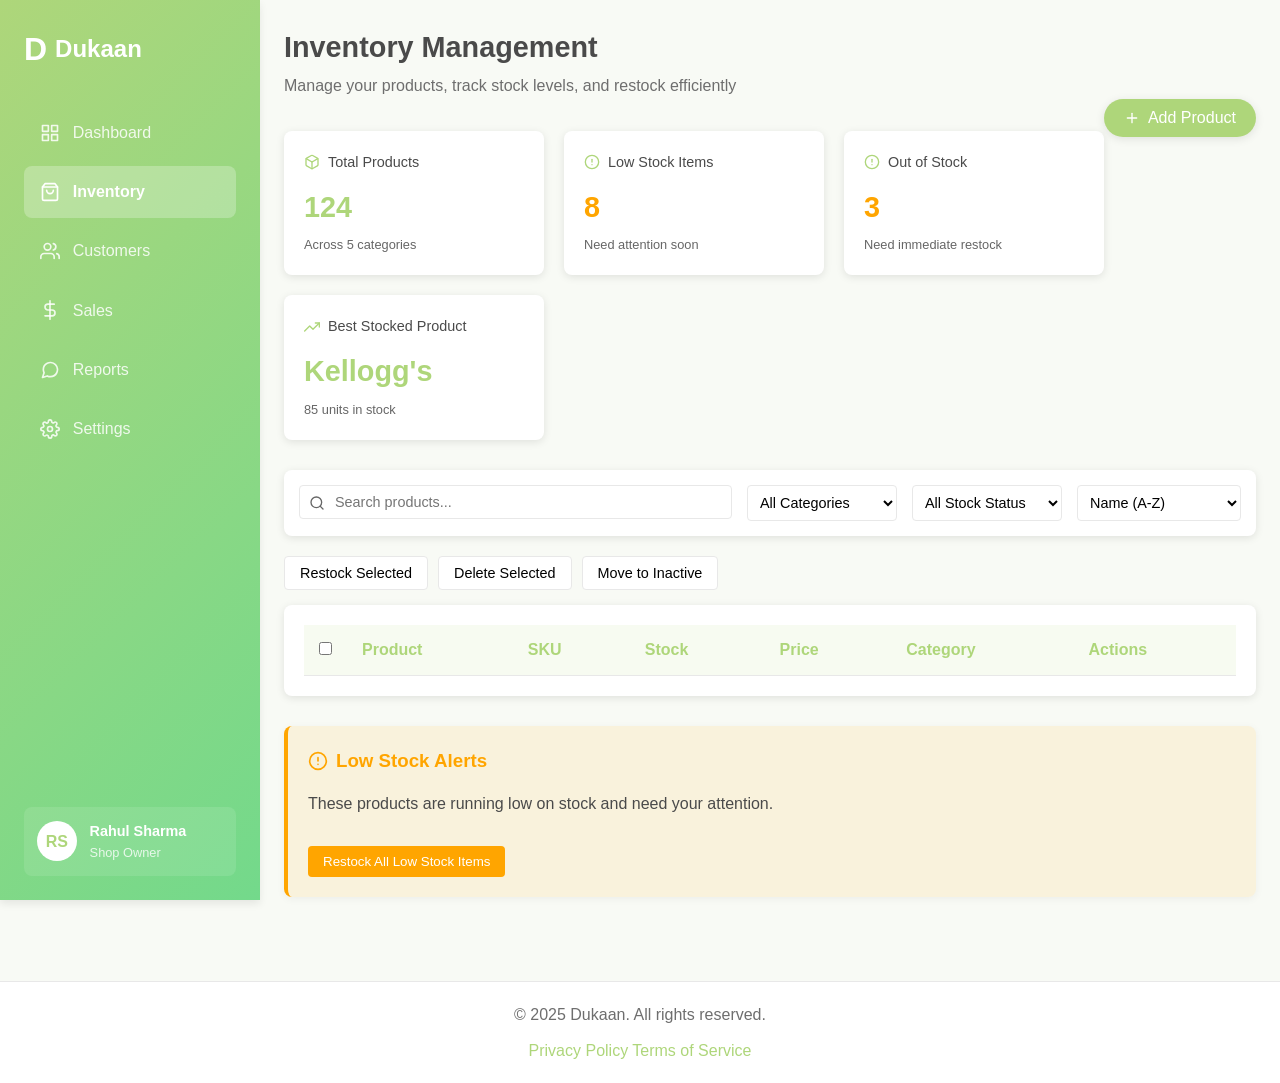
<file: Inventory.html>
<!DOCTYPE html>
<html lang="en">

<head>
    <meta charset="UTF-8">
    <meta name="viewport" content="width=device-width, initial-scale=1.0">
    <title>Inventory - Dukaan</title>
    <link rel="icon" href="fevicon.png" type="image/png">
    <style>
        /* Base Styles and Variables */
        :root {
            --primary-color: #AED67A;
            --primary-dark: #8EB85A;
            --primary-light: #C5E49C;
            --secondary-color: #73D98B;
            --accent-color: #FFA500;
            --text-color: #4A4A4A;
            --text-light: #6E6E6E;
            --bg-color: #F8FAF5;
            --card-bg: #FFFFFF;
            --border-color: #E8E8E8;
            --shadow-sm: 0 2px 4px rgba(0, 0, 0, 0.05);
            --shadow-md: 0 4px 8px rgba(0, 0, 0, 0.08);
            --shadow-lg: 0 8px 16px rgba(0, 0, 0, 0.1);
            --radius-sm: 8px;
            --radius-md: 12px;
            --radius-lg: 20px;
            --transition-fast: 0.2s ease;
            --transition-normal: 0.3s ease;
            --font-family: 'Segoe UI', 'Helvetica Neue', Arial, sans-serif;
        }

        /* Reset and Base Styles */
        * {
            margin: 0;
            padding: 0;
            box-sizing: border-box;
        }

        body {
            font-family: var(--font-family);
            background-color: var(--bg-color);
            color: var(--text-color);
            line-height: 1.6;
            overflow-x: hidden;
        }

        /* Layout */
        .dashboard-container {
            display: flex;
            min-height: 100vh;
        }

        /* Sidebar - Same as Dashboard */
        .sidebar {
            width: 260px;
            background: linear-gradient(135deg, var(--primary-color), var(--secondary-color));
            color: white;
            padding: 1.5rem;
            position: fixed;
            height: 100vh;
            left: 0;
            top: 0;
            z-index: 100;
            box-shadow: var(--shadow-md);
            transition: transform var(--transition-normal);
        }

        .sidebar-header {
            display: flex;
            align-items: center;
            margin-bottom: 2rem;
        }

        .sidebar-logo {
            font-size: 2rem;
            font-weight: bold;
            margin-right: 0.5rem;
        }

        .sidebar-title {
            font-size: 1.5rem;
            font-weight: bold;
        }

        .sidebar-nav {
            margin-top: 2rem;
        }

        .nav-item {
            margin-bottom: 0.5rem;
            list-style: none;
        }

        .nav-link {
            display: flex;
            align-items: center;
            padding: 0.8rem 1rem;
            color: rgba(255, 255, 255, 0.85);
            text-decoration: none;
            border-radius: var(--radius-sm);
            transition: all var(--transition-fast);
        }

        .nav-link:hover {
            background-color: rgba(255, 255, 255, 0.15);
            color: white;
            transform: translateX(5px);
        }

        .nav-link.active {
            background-color: rgba(255, 255, 255, 0.25);
            color: white;
            font-weight: 600;
        }

        .nav-icon {
            margin-right: 0.8rem;
            width: 20px;
            height: 20px;
        }

        .sidebar-footer {
            position: absolute;
            bottom: 1.5rem;
            width: calc(100% - 3rem);
        }

        .user-info {
            display: flex;
            align-items: center;
            padding: 0.8rem;
            background-color: rgba(255, 255, 255, 0.1);
            border-radius: var(--radius-sm);
        }

        .user-avatar {
            width: 40px;
            height: 40px;
            border-radius: 50%;
            background-color: white;
            display: flex;
            align-items: center;
            justify-content: center;
            margin-right: 0.8rem;
            font-weight: bold;
            color: var(--primary-color);
        }

        .user-name {
            font-weight: 600;
            font-size: 0.9rem;
        }

        .user-role {
            font-size: 0.8rem;
            opacity: 0.8;
        }

        /* Main Content */
        .main-content {
            flex: 1;
            padding: 1.5rem;
            margin-left: 260px;
        }

        /* Header */
        .dashboard-header {
            margin-bottom: 2rem;
        }

        .dashboard-header h1 {
            font-size: 1.8rem;
            margin-bottom: 0.2rem;
        }

        .dashboard-header p {
            color: var(--text-light);
            margin-bottom: 0;
        }

        /* Inventory Page Specific Styles */
        .inventory-cards {
            display: grid;
            grid-template-columns: repeat(auto-fill, minmax(240px, 1fr));
            gap: 20px;
            margin-bottom: 30px;
        }

        .inventory-card {
            background-color: var(--card-bg);
            border-radius: 8px;
            padding: 20px;
            box-shadow: 0 2px 8px rgba(0, 0, 0, 0.1);
            transition: all 0.3s ease;
        }

        .inventory-card:hover {
            transform: translateY(-5px);
            box-shadow: 0 5px 15px rgba(0, 0, 0, 0.1);
        }

        .inventory-card-title {
            font-size: 0.9rem;
            color: var(--text-color);
            margin-bottom: 10px;
            display: flex;
            align-items: center;
        }

        .inventory-card-title svg {
            margin-right: 8px;
            color: var(--primary-color);
        }

        .inventory-card-value {
            font-size: 1.8rem;
            font-weight: bold;
            color: var(--primary-color);
            margin-bottom: 5px;
        }

        .inventory-card.warning .inventory-card-value {
            color: var(--accent-color);
        }

        .inventory-card-desc {
            font-size: 0.8rem;
            color: #666;
        }

        .add-product-btn {
            position: sticky;
            top: 20px;
            float: right;
            background-color: var(--primary-color);
            color: white;
            border: none;
            border-radius: 50px;
            padding: 10px 20px;
            font-size: 1rem;
            cursor: pointer;
            display: flex;
            align-items: center;
            box-shadow: 0 2px 10px rgba(0, 0, 0, 0.1);
            transition: all 0.3s ease;
            z-index: 100;
        }

        .add-product-btn:hover {
            background-color: var(--secondary-color);
            transform: scale(1.05);
        }

        .add-product-btn svg {
            margin-right: 8px;
        }

        .inventory-filters {
            display: flex;
            flex-wrap: wrap;
            gap: 15px;
            margin-bottom: 20px;
            background-color: var(--card-bg);
            border-radius: 8px;
            padding: 15px;
            box-shadow: 0 2px 8px rgba(0, 0, 0, 0.1);
        }

        .search-bar {
            flex: 1;
            min-width: 200px;
            position: relative;
        }

        .search-bar input {
            width: 100%;
            padding: 8px 15px 8px 35px;
            border: 1px solid var(--border-color);
            border-radius: 4px;
            font-size: 0.9rem;
        }

        .search-bar svg {
            position: absolute;
            left: 10px;
            top: 50%;
            transform: translateY(-50%);
            color: #666;
        }

        .filter-select {
            min-width: 150px;
        }

        .filter-select select {
            width: 100%;
            padding: 8px;
            border: 1px solid var(--border-color);
            border-radius: 4px;
            font-size: 0.9rem;
            background-color: white;
        }

        .inventory-table-container {
            overflow-x: auto;
            background-color: var(--card-bg);
            border-radius: 8px;
            padding: 20px;
            box-shadow: 0 2px 8px rgba(0, 0, 0, 0.1);
            margin-bottom: 30px;
        }

        .inventory-table {
            width: 100%;
            border-collapse: collapse;
        }

        .inventory-table th,
        .inventory-table td {
            padding: 12px 15px;
            text-align: left;
            border-bottom: 1px solid var(--border-color);
        }

        .inventory-table th {
            background-color: rgba(174, 214, 122, 0.1);
            font-weight: 600;
            color: var(--primary-color);
            position: sticky;
            top: 0;
        }

        .inventory-table tr:hover {
            background-color: rgba(174, 214, 122, 0.05);
        }

        .product-image {
            width: 50px;
            height: 50px;
            border-radius: 4px;
            object-fit: cover;
        }

        .product-name {
            font-weight: 500;
            color: var(--text-color);
        }

        .product-sku {
            font-size: 0.8rem;
            color: #666;
        }

        .stock-status {
            display: inline-block;
            padding: 4px 8px;
            border-radius: 4px;
            font-size: 0.8rem;
            font-weight: 500;
        }

        .stock-status.in-stock {
            background-color: rgba(115, 217, 139, 0.2);
            color: var(--secondary-color);
        }

        .stock-status.low-stock {
            background-color: rgba(255, 165, 0, 0.2);
            color: var(--accent-color);
        }

        .stock-status.out-of-stock {
            background-color: rgba(220, 53, 69, 0.2);
            color: #dc3545;
        }

        .action-buttons {
            display: flex;
            gap: 8px;
        }

        .action-btn {
            background-color: transparent;
            border: 1px solid var(--border-color);
            border-radius: 4px;
            padding: 4px 8px;
            font-size: 0.8rem;
            cursor: pointer;
            transition: all 0.3s ease;
        }

        .action-btn:hover {
            background-color: var(--primary-color);
            border-color: var(--primary-color);
            color: white;
        }

        .action-btn.edit:hover {
            background-color: #3A86FF;
            border-color: #3A86FF;
        }

        .action-btn.delete:hover {
            background-color: #dc3545;
            border-color: #dc3545;
        }

        .bulk-actions {
            display: flex;
            gap: 10px;
            margin-bottom: 15px;
        }

        .bulk-action-btn {
            background-color: var(--card-bg);
            border: 1px solid var(--border-color);
            border-radius: 4px;
            padding: 8px 15px;
            font-size: 0.9rem;
            cursor: pointer;
            transition: all 0.3s ease;
        }

        .bulk-action-btn:hover {
            background-color: var(--primary-color);
            border-color: var(--primary-color);
            color: white;
        }

        .bulk-action-btn.delete:hover {
            background-color: #dc3545;
            border-color: #dc3545;
        }

        .checkbox-cell {
            width: 40px;
            text-align: center;
        }

        .low-stock-alerts {
            background-color: rgba(255, 165, 0, 0.1);
            border-left: 4px solid var(--accent-color);
            border-radius: 8px;
            padding: 20px;
            margin-bottom: 30px;
            box-shadow: 0 2px 8px rgba(0, 0, 0, 0.05);
        }

        .low-stock-alerts h3 {
            margin-top: 0;
            margin-bottom: 15px;
            color: var(--accent-color);
            display: flex;
            align-items: center;
        }

        .low-stock-alerts h3 svg {
            margin-right: 8px;
        }

        .low-stock-items {
            display: grid;
            grid-template-columns: repeat(auto-fill, minmax(200px, 1fr));
            gap: 15px;
            margin-top: 15px;
        }

        .low-stock-item {
            background-color: white;
            border-radius: 8px;
            padding: 15px;
            display: flex;
            align-items: center;
            box-shadow: 0 2px 5px rgba(0, 0, 0, 0.05);
        }

        .low-stock-item img {
            width: 40px;
            height: 40px;
            border-radius: 4px;
            object-fit: cover;
            margin-right: 10px;
        }

        .low-stock-item-info {
            flex: 1;
        }

        .low-stock-item-name {
            font-weight: 500;
            margin-bottom: 5px;
        }

        .low-stock-item-stock {
            font-size: 0.8rem;
            color: var(--accent-color);
        }

        .restock-btn {
            background-color: var(--accent-color);
            color: white;
            border: none;
            border-radius: 4px;
            padding: 8px 15px;
            cursor: pointer;
            transition: all 0.3s ease;
            margin-top: 15px;
        }

        .restock-btn:hover {
            background-color: #e69500;
            transform: scale(1.05);
        }

        /* Modal styles */
        .modal {
            display: none;
            position: fixed;
            top: 0;
            left: 0;
            width: 100%;
            height: 100%;
            background-color: rgba(0, 0, 0, 0.5);
            z-index: 1000;
            overflow-y: auto;
        }

        .modal-content {
            background-color: var(--card-bg);
            margin: 50px auto;
            padding: 30px;
            border-radius: 8px;
            max-width: 600px;
            width: 90%;
            box-shadow: 0 5px 15px rgba(0, 0, 0, 0.2);
            position: relative;
        }

        .close-modal {
            position: absolute;
            top: 15px;
            right: 15px;
            font-size: 1.5rem;
            cursor: pointer;
            color: #666;
            transition: color 0.3s ease;
        }

        .close-modal:hover {
            color: #333;
        }

        .modal-title {
            margin-top: 0;
            margin-bottom: 20px;
            color: var(--primary-color);
        }

        .form-group {
            margin-bottom: 20px;
        }

        .form-group label {
            display: block;
            margin-bottom: 5px;
            font-weight: 500;
        }

        .form-group input,
        .form-group select,
        .form-group textarea {
            width: 100%;
            padding: 10px;
            border: 1px solid var(--border-color);
            border-radius: 4px;
            font-size: 0.9rem;
        }

        .form-group input:focus,
        .form-group select:focus,
        .form-group textarea:focus {
            outline: none;
            border-color: var(--primary-color);
            box-shadow: 0 0 0 2px rgba(174, 214, 122, 0.2);
        }

        .form-row {
            display: flex;
            gap: 15px;
        }

        .form-row .form-group {
            flex: 1;
        }

        .submit-btn {
            background-color: var(--primary-color);
            color: white;
            border: none;
            border-radius: 4px;
            padding: 10px 20px;
            cursor: pointer;
            transition: all 0.3s ease;
        }

        .submit-btn:hover {
            background-color: var(--secondary-color);
            transform: scale(1.05);
        }

        /* Mobile Navigation */
        .nav-toggle {
            display: none;
            position: fixed;
            top: 15px;
            left: 15px;
            z-index: 200;
            background-color: var(--primary-color);
            color: white;
            border: none;
            border-radius: 50%;
            width: 40px;
            height: 40px;
            display: flex;
            align-items: center;
            justify-content: center;
            cursor: pointer;
            box-shadow: var(--shadow-sm);
            transition: all var(--transition-normal);
        }

        .nav-toggle:hover {
            background-color: var(--primary-dark);
            transform: scale(1.1);
        }

        /* Responsive Styles */
        @media (max-width: 992px) {
            .sidebar {
                width: 80px;
                padding: 1.5rem 0.5rem;
            }

            .sidebar-title,
            .user-name,
            .user-role {
                display: none;
            }

            .sidebar-logo {
                margin-right: 0;
            }

            .sidebar-header {
                justify-content: center;
            }

            .nav-link {
                justify-content: center;
                padding: 0.8rem;
            }

            .nav-icon {
                margin-right: 0;
            }

            .user-info {
                justify-content: center;
                padding: 0.8rem;
            }

            .user-avatar {
                margin-right: 0;
            }

            .main-content {
                margin-left: 80px;
            }
        }

        @media (max-width: 768px) {
            .sidebar {
                transform: translateX(-100%);
                z-index: 1000;
            }

            .sidebar.open {
                transform: translateX(0);
            }

            .main-content {
                margin-left: 0;
            }

            .nav-toggle {
                display: flex;
            }

            .inventory-cards {
                grid-template-columns: repeat(auto-fill, minmax(200px, 1fr));
            }
        }

        @media (max-width: 576px) {
            .inventory-cards {
                grid-template-columns: 1fr;
            }
        }

        /* Loader */
        .loader {
            position: fixed;
            top: 0;
            left: 0;
            width: 100%;
            height: 100%;
            background-color: var(--bg-color);
            display: flex;
            justify-content: center;
            align-items: center;
            z-index: 9999;
        }

        .glowing-text {
            font-size: 2.5rem;
            font-weight: bold;
            color: var(--primary-color);
            animation: glow 1.5s ease-in-out infinite alternate;
        }

        @keyframes glow {
            from {
                text-shadow: 0 0 5px rgba(174, 214, 122, 0.5), 0 0 10px rgba(174, 214, 122, 0.3);
            }

            to {
                text-shadow: 0 0 10px rgba(174, 214, 122, 0.8), 0 0 20px rgba(174, 214, 122, 0.5), 0 0 30px rgba(174, 214, 122, 0.3);
            }
        }

        /* Footer */
        .footer {
            background-color: var(--card-bg);
            padding: 20px;
            text-align: center;
            margin-top: 30px;
            border-top: 1px solid var(--border-color);
        }

        .footer p {
            margin-bottom: 10px;
            color: var(--text-light);
        }

        .footer a {
            color: var(--primary-color);
            text-decoration: none;
            transition: color var(--transition-fast);
        }

        .footer a:hover {
            color: var(--primary-dark);
            text-decoration: underline;
        }
    </style>
</head>

<body>
    <!-- <button class="nav-toggle" id="navToggle" aria-label="Toggle navigation">
        <svg xmlns="http://www.w3.org/2000/svg" width="24" height="24" viewBox="0 0 24 24" fill="none"
            stroke="currentColor" stroke-width="2" stroke-linecap="round" stroke-linejoin="round">
            <line x1="3" y1="12" x2="21" y2="12"></line>
            <line x1="3" y1="6" x2="21" y2="6"></line>
            <line x1="3" y1="18" x2="21" y2="18"></line>
        </svg>
    </button> -->

    <div class="dashboard-container">
        <!-- Sidebar - Same as Dashboard -->
        <div class="sidebar" id="sidebar">
            <div class="sidebar-header">
                <div class="sidebar-logo">D</div>
                <div class="sidebar-title">Dukaan</div>
            </div>
            <ul class="sidebar-nav">
                <li class="nav-item">
                    <a href="dashboard.html" class="nav-link">
                        <svg xmlns="http://www.w3.org/2000/svg" width="24" height="24" viewBox="0 0 24 24" fill="none"
                            stroke="currentColor" stroke-width="2" stroke-linecap="round" stroke-linejoin="round"
                            class="nav-icon">
                            <rect x="3" y="3" width="7" height="7"></rect>
                            <rect x="14" y="3" width="7" height="7"></rect>
                            <rect x="14" y="14" width="7" height="7"></rect>
                            <rect x="3" y="14" width="7" height="7"></rect>
                        </svg>
                        Dashboard
                    </a>
                </li>
                <li class="nav-item">
                    <a href="Inventory.html" class="nav-link active">
                        <svg xmlns="http://www.w3.org/2000/svg" width="24" height="24" viewBox="0 0 24 24" fill="none"
                            stroke="currentColor" stroke-width="2" stroke-linecap="round" stroke-linejoin="round"
                            class="nav-icon">
                            <path d="M6 2L3 6v14a2 2 0 0 0 2 2h14a2 2 0 0 0 2-2V6l-3-4z"></path>
                            <line x1="3" y1="6" x2="21" y2="6"></line>
                            <path d="M16 10a4 4 0 0 1-8 0"></path>
                        </svg>
                        Inventory
                    </a>
                </li>
                <li class="nav-item">
                    <a href="#" class="nav-link">
                        <svg xmlns="http://www.w3.org/2000/svg" width="24" height="24" viewBox="0 0 24 24" fill="none"
                            stroke="currentColor" stroke-width="2" stroke-linecap="round" stroke-linejoin="round"
                            class="nav-icon">
                            <path d="M17 21v-2a4 4 0 0 0-4-4H5a4 4 0 0 0-4 4v2"></path>
                            <circle cx="9" cy="7" r="4"></circle>
                            <path d="M23 21v-2a4 4 0 0 0-3-3.87"></path>
                            <path d="M16 3.13a4 4 0 0 1 0 7.75"></path>
                        </svg>
                        Customers
                    </a>
                </li>
                <li class="nav-item">
                    <a href="Sales.html" class="nav-link">
                        <svg xmlns="http://www.w3.org/2000/svg" width="24" height="24" viewBox="0 0 24 24" fill="none"
                            stroke="currentColor" stroke-width="2" stroke-linecap="round" stroke-linejoin="round"
                            class="nav-icon">
                            <line x1="12" y1="1" x2="12" y2="23"></line>
                            <path d="M17 5H9.5a3.5 3.5 0 0 0 0 7h5a3.5 3.5 0 0 1 0 7H6"></path>
                        </svg>
                        Sales
                    </a>
                </li>
                <li class="nav-item">
                    <a href="Reports.html" class="nav-link">
                        <svg xmlns="http://www.w3.org/2000/svg" width="24" height="24" viewBox="0 0 24 24" fill="none"
                            stroke="currentColor" stroke-width="2" stroke-linecap="round" stroke-linejoin="round"
                            class="nav-icon">
                            <path
                                d="M21 11.5a8.38 8.38 0 0 1-.9 3.8 8.5 8.5 0 0 1-7.6 4.7 8.38 8.38 0 0 1-3.8-.9L3 21l1.9-5.7a8.38 8.38 0 0 1-.9-3.8 8.5 8.5 0 0 1 4.7-7.6 8.38 8.38 0 0 1 3.8-.9h.5a8.48 8.48 0 0 1 8 8v.5z">
                            </path>
                        </svg>
                        Reports
                    </a>
                </li>
                <li class="nav-item">
                    <a href="#" class="nav-link">
                        <svg xmlns="http://www.w3.org/2000/svg" width="24" height="24" viewBox="0 0 24 24" fill="none"
                            stroke="currentColor" stroke-width="2" stroke-linecap="round" stroke-linejoin="round"
                            class="nav-icon">
                            <circle cx="12" cy="12" r="3"></circle>
                            <path
                                d="M19.4 15a1.65 1.65 0 0 0 .33 1.82l.06.06a2 2 0 0 1 0 2.83 2 2 0 0 1-2.83 0l-.06-.06a1.65 1.65 0 0 0-1.82-.33 1.65 1.65 0 0 0-1 1.51V21a2 2 0 0 1-2 2 2 2 0 0 1-2-2v-.09A1.65 1.65 0 0 0 9 19.4a1.65 1.65 0 0 0-1.82.33l-.06.06a2 2 0 0 1-2.83 0 2 2 0 0 1 0-2.83l.06-.06a1.65 1.65 0 0 0 .33-1.82 1.65 1.65 0 0 0-1.51-1H3a2 2 0 0 1-2-2 2 2 0 0 1 2-2h.09A1.65 1.65 0 0 0 4.6 9a1.65 1.65 0 0 0-.33-1.82l-.06-.06a2 2 0 0 1 0-2.83 2 2 0 0 1 2.83 0l.06.06a1.65 1.65 0 0 0 1.82.33H9a1.65 1.65 0 0 0 1-1.51V3a2 2 0 0 1 2-2 2 2 0 0 1 2 2v.09a1.65 1.65 0 0 0 1 1.51 1.65 1.65 0 0 0 1.82-.33l.06-.06a2 2 0 0 1 2.83 0 2 2 0 0 1 0 2.83l-.06.06a1.65 1.65 0 0 0-.33 1.82V9a1.65 1.65 0 0 0 1.51 1H21a2 2 0 0 1 2 2 2 2 0 0 1-2 2h-.09a1.65 1.65 0 0 0-1.51 1z">
                            </path>
                        </svg>
                        Settings
                    </a>
                </li>
            </ul>
            <div class="sidebar-footer">
                <div class="user-info">
                    <div class="user-avatar">RS</div>
                    <div class="user-details">
                        <div class="user-name">Rahul Sharma</div>
                        <div class="user-role">Shop Owner</div>
                    </div>
                </div>
            </div>
        </div>

        <div class="main-content">
            <div class="dashboard-header">
                <h1>Inventory Management</h1>
                <p>Manage your products, track stock levels, and restock efficiently</p>

                <button class="add-product-btn" onclick="openAddProductModal()">
                    <svg xmlns="http://www.w3.org/2000/svg" width="16" height="16" viewBox="0 0 24 24" fill="none"
                        stroke="currentColor" stroke-width="2" stroke-linecap="round" stroke-linejoin="round">
                        <line x1="12" y1="5" x2="12" y2="19"></line>
                        <line x1="5" y1="12" x2="19" y2="12"></line>
                    </svg>
                    Add Product
                </button>
            </div>

            <!-- Inventory Overview Section -->
            <section class="inventory-cards">
                <div class="inventory-card">
                    <div class="inventory-card-title">
                        <svg xmlns="http://www.w3.org/2000/svg" width="16" height="16" viewBox="0 0 24 24" fill="none"
                            stroke="currentColor" stroke-width="2" stroke-linecap="round" stroke-linejoin="round">
                            <path
                                d="M21 16V8a2 2 0 0 0-1-1.73l-7-4a2 2 0 0 0-2 0l-7 4A2 2 0 0 0 3 8v8a2 2 0 0 0 1 1.73l7 4a2 2 0 0 0 2 0l7-4A2 2 0 0 0 21 16z">
                            </path>
                            <polyline points="3.27 6.96 12 12.01 20.73 6.96"></polyline>
                            <line x1="12" y1="22.08" x2="12" y2="12"></line>
                        </svg>
                        Total Products
                    </div>
                    <div class="inventory-card-value">124</div>
                    <div class="inventory-card-desc">Across 5 categories</div>
                </div>

                <div class="inventory-card warning">
                    <div class="inventory-card-title">
                        <svg xmlns="http://www.w3.org/2000/svg" width="16" height="16" viewBox="0 0 24 24" fill="none"
                            stroke="currentColor" stroke-width="2" stroke-linecap="round" stroke-linejoin="round">
                            <circle cx="12" cy="12" r="10"></circle>
                            <line x1="12" y1="8" x2="12" y2="12"></line>
                            <line x1="12" y1="16" x2="12.01" y2="16"></line>
                        </svg>
                        Low Stock Items
                    </div>
                    <div class="inventory-card-value">8</div>
                    <div class="inventory-card-desc">Need attention soon</div>
                </div>

                <div class="inventory-card warning">
                    <div class="inventory-card-title">
                        <svg xmlns="http://www.w3.org/2000/svg" width="16" height="16" viewBox="0 0 24 24" fill="none"
                            stroke="currentColor" stroke-width="2" stroke-linecap="round" stroke-linejoin="round">
                            <circle cx="12" cy="12" r="10"></circle>
                            <line x1="12" y1="8" x2="12" y2="12"></line>
                            <line x1="12" y1="16" x2="12.01" y2="16"></line>
                        </svg>
                        Out of Stock
                    </div>
                    <div class="inventory-card-value">3</div>
                    <div class="inventory-card-desc">Need immediate restock</div>
                </div>

                <div class="inventory-card">
                    <div class="inventory-card-title">
                        <svg xmlns="http://www.w3.org/2000/svg" width="16" height="16" viewBox="0 0 24 24" fill="none"
                            stroke="currentColor" stroke-width="2" stroke-linecap="round" stroke-linejoin="round">
                            <polyline points="23 6 13.5 15.5 8.5 10.5 1 18"></polyline>
                            <polyline points="17 6 23 6 23 12"></polyline>
                        </svg>
                        Best Stocked Product
                    </div>
                    <div class="inventory-card-value">Kellogg's</div>
                    <div class="inventory-card-desc">85 units in stock</div>
                </div>
            </section>

            <!-- Inventory Filters Section -->
            <section class="inventory-filters">
                <div class="search-bar">
                    <svg xmlns="http://www.w3.org/2000/svg" width="16" height="16" viewBox="0 0 24 24" fill="none"
                        stroke="currentColor" stroke-width="2" stroke-linecap="round" stroke-linejoin="round">
                        <circle cx="11" cy="11" r="8"></circle>
                        <line x1="21" y1="21" x2="16.65" y2="16.65"></line>
                    </svg>
                    <input type="text" placeholder="Search products..." id="searchInput" oninput="filterProducts()">
                </div>
                <div class="filter-select">
                    <select id="categoryFilter" onchange="filterProducts()">
                        <option value="">All Categories</option>
                        <option value="Grocery">Grocery</option>
                        <option value="Skincare">Skincare</option>
                        <option value="Sweets">Sweets</option>
                        <option value="Cleaning">Cleaning</option>
                        <option value="Home">Home & Kitchen</option>
                    </select>
                </div>
                <div class="filter-select">
                    <select id="stockFilter" onchange="filterProducts()">
                        <option value="">All Stock Status</option>
                        <option value="in-stock">In Stock</option>
                        <option value="low-stock">Low Stock</option>
                        <option value="out-of-stock">Out of Stock</option>
                    </select>
                </div>
                <div class="filter-select">
                    <select id="sortBy" onchange="filterProducts()">
                        <option value="name-asc">Name (A-Z)</option>
                        <option value="name-desc">Name (Z-A)</option>
                        <option value="stock-asc">Stock (Low to High)</option>
                        <option value="stock-desc">Stock (High to Low)</option>
                        <option value="price-asc">Price (Low to High)</option>
                        <option value="price-desc">Price (High to Low)</option>
                    </select>
                </div>
            </section>

            <!-- Bulk Actions Section -->
            <section class="bulk-actions">
                <button class="bulk-action-btn" onclick="bulkRestock()">Restock Selected</button>
                <button class="bulk-action-btn delete" onclick="bulkDelete()">Delete Selected</button>
                <button class="bulk-action-btn" onclick="bulkInactive()">Move to Inactive</button>
            </section>

            <!-- Product Management Table -->
            <section class="inventory-table-container">
                <table class="inventory-table">
                    <thead>
                        <tr>
                            <th class="checkbox-cell">
                                <input type="checkbox" id="selectAll" onchange="toggleSelectAll()">
                            </th>
                            <th>Product</th>
                            <th>SKU</th>
                            <th>Stock</th>
                            <th>Price</th>
                            <th>Category</th>
                            <th>Actions</th>
                        </tr>
                    </thead>
                    <tbody id="productTableBody">
                        <!-- Product rows will be dynamically inserted here -->
                    </tbody>
                </table>
            </section>

            <!-- Low Stock Alerts Section -->
            <section class="low-stock-alerts">
                <h3>
                    <svg xmlns="http://www.w3.org/2000/svg" width="20" height="20" viewBox="0 0 24 24" fill="none"
                        stroke="currentColor" stroke-width="2" stroke-linecap="round" stroke-linejoin="round">
                        <circle cx="12" cy="12" r="10"></circle>
                        <line x1="12" y1="8" x2="12" y2="12"></line>
                        <line x1="12" y1="16" x2="12.01" y2="16"></line>
                    </svg>
                    Low Stock Alerts
                </h3>
                <p>These products are running low on stock and need your attention.</p>
                <div class="low-stock-items" id="lowStockItems">
                    <!-- Low stock items will be dynamically inserted here -->
                </div>
                <button class="restock-btn" onclick="restockAll()">Restock All Low Stock Items</button>
            </section>
        </div>
    </div>

    <!-- Add Product Modal -->
    <div id="addProductModal" class="modal">
        <div class="modal-content">
            <span class="close-modal" onclick="closeAddProductModal()">&times;</span>
            <h2 class="modal-title">Add New Product</h2>
            <form id="addProductForm" onsubmit="addProduct(event)">
                <div class="form-group">
                    <label for="productName">Product Name</label>
                    <input type="text" id="productName" required>
                </div>
                <div class="form-row">
                    <div class="form-group">
                        <label for="productSKU">SKU</label>
                        <input type="text" id="productSKU" required>
                    </div>
                    <div class="form-group">
                        <label for="productCategory">Category</label>
                        <select id="productCategory" required>
                            <option value="">Select Category</option>
                            <option value="Grocery">Grocery</option>
                            <option value="Skincare">Skincare</option>
                            <option value="Sweets">Sweets</option>
                            <option value="Cleaning">Cleaning</option>
                            <option value="Home">Home & Kitchen</option>
                        </select>
                    </div>
                </div>
                <div class="form-row">
                    <div class="form-group">
                        <label for="productPrice">Price (₹)</label>
                        <input type="number" id="productPrice" min="0" step="0.01" required>
                    </div>
                    <div class="form-group">
                        <label for="productStock">Initial Stock</label>
                        <input type="number" id="productStock" min="0" required>
                    </div>
                </div>
                <div class="form-group">
                    <label for="productImage">Product Image URL</label>
                    <input type="text" id="productImage" placeholder="https://example.com/image.jpg">
                </div>
                <div class="form-group">
                    <label for="productDescription">Description</label>
                    <textarea id="productDescription" rows="3"></textarea>
                </div>
                <button type="submit" class="submit-btn">Add Product</button>
            </form>
        </div>
    </div>

    <footer class="footer">
        <div class="container-fluid">
            <p class="mb-1">&copy; 2025 Dukaan. All rights reserved.</p>
            <div class="text-muted small">
                <a href="#" class="text-decoration-none me-3">Privacy Policy</a>
                <a href="#" class="text-decoration-none">Terms of Service</a>
            </div>
        </div>
    </footer>

    <script>
        // Loader animation
        window.addEventListener('load', function () {
            document.getElementById('loader').style.display = 'none';
        });

        // Mobile navigation toggle
        document.addEventListener('DOMContentLoaded', function () {
            const navToggle = document.getElementById('navToggle');
            const sidebar = document.getElementById('sidebar');

            navToggle.addEventListener('click', function () {
                sidebar.classList.toggle('open');
            });

            document.addEventListener('click', function (e) {
                if (window.innerWidth <= 768 &&
                    !e.target.closest('#sidebar') &&
                    !e.target.closest('#navToggle')) {
                    sidebar.classList.remove('open');
                }
            });

            // Initialize product data
            loadProductData();
        });

        // Sample product data
        const products = [
            { id: 1, name: 'Fortune Oil', sku: 'GRO001', stock: 25, price: 172.00, category: 'Grocery', image: 'https://instamart-media-assets.swiggy.com/swiggy/image/upload/fl_lossy,f_auto,q_auto,h_600/ua3kmc9rw870bwnbzdaa' },
            { id: 2, name: 'Kellogg\'s Corn Flakes', sku: 'GRO002', stock: 85, price: 99.00, category: 'Grocery', image: 'https://instamart-media-assets.swiggy.com/swiggy/image/upload/fl_lossy,f_auto,q_auto,h_600/kp ag3dop5kdhg1zxlpjg' },
            { id: 3, name: 'Dairy Milk Silk Chocolate', sku: 'SWT001', stock: 42, price: 199.00, category: 'Sweets', image: 'https://instamart-media-assets.swiggy.com/swiggy/image/upload/fl_lossy,f_auto,q_auto,h_600/NI_CATALOG/IMAGES/CIW/2025/2/26/30869600-edc1-4a7e-9b64-8a89ee0a4ff3_47518_1.png' },
            { id: 4, name: 'Nestle Milk Chocolate', sku: 'SWT002', stock: 18, price: 150.00, category: 'Sweets', image: 'https://instamart-media-assets.swiggy.com/swiggy/image/upload/fl_lossy,f_auto,q_auto,h_600/NI_CATALOG/IMAGES/CIW/2024/11/15/00de4990-6951-46f4-a639-a4695a3f1dcb_201530_1.png' },
            { id: 5, name: 'Minimalist Vitamin C Serum', sku: 'SKN001', stock: 12, price: 100.00, category: 'Skincare', image: 'https://instamart-media-assets.swiggy.com/swiggy/image/upload/fl_lossy,f_auto,q_auto,h_600/85625ef50ade3dd6c4efd916960957c7' },
            { id: 6, name: 'Skin Moisturizer', sku: 'SKN002', stock: 8, price: 180.99, category: 'Skincare', image: 'https://instamart-media-assets.swiggy.com/swiggy/image/upload/fl_lossy,f_auto,q_auto,h_600/c2c6f782249d6e38f399c0362afeb6fc' },
            { id: 7, name: 'Everyuth Naturals Face Wash', sku: 'SKN003', stock: 5, price: 120.00, category: 'Skincare', image: 'https://instamart-media-assets.swiggy.com/swiggy/image/upload/fl_lossy,f_auto,q_auto,h_600/NI_CATALOG/IMAGES/CIW/2024/5/17/3d292b0a-be81-4ad9-9341-5b0e91b86acf_facewash_XS16HPWM7D_MN.png' },
            { id: 8, name: 'Harpic Bathroom Cleaner', sku: 'CLN001', stock: 0, price: 99.00, category: 'Cleaning', image: 'https://instamart-media-assets.swiggy.com/swiggy/image/upload/fl_lossy,f_auto,q_auto,h_600/cdfd53161f3fd38f8e41bc0bf2bc6418' },
            { id: 9, name: 'Slotted Turner', sku: 'HOM001', stock: 3, price: 299.00, category: 'Home', image: 'https://instamart-media-assets.swiggy.com/swiggy/image/upload/fl_lossy,f_auto,q_auto,h_600/NI_CATALOG/IMAGES/CIW/2024/7/16/2e157b92-4ee8-44dd-8ee4-be45af033b43_miscellaneous_VO9FV2BXP3_MN.png' },
            { id: 10, name: 'Kitchen Combo Set', sku: 'HOM002', stock: 0, price: 222.00, category: 'Home', image: 'https://instamart-media-assets.swiggy.com/swiggy/image/upload/fl_lossy,f_auto,q_auto/NI_CATALOG/IMAGES/CIW/2024/7/16/b13da121-0753-4868-96e7-8b18a43b64ce_miscellaneous_OC6BRYUAX8_MN.png' }
        ];

        // Load product data into the table
        function loadProductData() {
            const tableBody = document.getElementById('productTableBody');
            tableBody.innerHTML = '';

            const filteredProducts = filterProductsData();

            filteredProducts.forEach(product => {
                const row = document.createElement('tr');

                // Determine stock status
                let stockStatus = 'in-stock';
                let stockStatusText = 'In Stock';

                if (product.stock === 0) {
                    stockStatus = 'out-of-stock';
                    stockStatusText = 'Out of Stock';
                } else if (product.stock <= 10) {
                    stockStatus = 'low-stock';
                    stockStatusText = 'Low Stock';
                }

                row.innerHTML = `
                    <td class="checkbox-cell">
                        <input type="checkbox" class="product-checkbox" data-id="${product.id}">
                    </td>
                    <td>
                        <div style="display: flex; align-items: center;">
                            <img src="${product.image}" alt="${product.name}" class="product-image">
                            <div style="margin-left: 10px;">
                                <div class="product-name">${product.name}</div>
                                <div class="product-sku">${product.sku}</div>
                            </div>
                        </div>
                    </td>
                    <td>${product.sku}</td>
                    <td><span class="stock-status ${stockStatus}">${product.stock} units (${stockStatusText})</span></td>
                    <td>₹${product.price.toFixed(2)}</td>
                    <td>${product.category}</td>
                    <td>
                        <div class="action-buttons">
                            <button class="action-btn edit" onclick="editProduct(${product.id})">Edit</button>
                            <button class="action-btn" onclick="restockProduct(${product.id})">Restock</button>
                            <button class="action-btn delete" onclick="deleteProduct(${product.id})">Delete</button>
                        </div>
                    </td>
                `;

                tableBody.appendChild(row);
            });

            // Load low stock items
            loadLowStockItems();
        }

        // Filter products based on search and filters
        function filterProductsData() {
            const searchTerm = document.getElementById('searchInput').value.toLowerCase();
            const categoryFilter = document.getElementById('categoryFilter').value;
            const stockFilter = document.getElementById('stockFilter').value;
            const sortBy = document.getElementById('sortBy').value;

            let filteredProducts = [...products];

            // Apply search filter
            if (searchTerm) {
                filteredProducts = filteredProducts.filter(product =>
                    product.name.toLowerCase().includes(searchTerm) ||
                    product.sku.toLowerCase().includes(searchTerm) ||
                    product.category.toLowerCase().includes(searchTerm)
                );
            }

            // Apply category filter
            if (categoryFilter) {
                filteredProducts = filteredProducts.filter(product =>
                    product.category.includes(categoryFilter)
                );
            }

            // Apply stock filter
            if (stockFilter) {
                if (stockFilter === 'in-stock') {
                    filteredProducts = filteredProducts.filter(product => product.stock > 10);
                } else if (stockFilter === 'low-stock') {
                    filteredProducts = filteredProducts.filter(product => product.stock > 0 && product.stock <= 10);
                } else if (stockFilter === 'out-of-stock') {
                    filteredProducts = filteredProducts.filter(product => product.stock === 0);
                }
            }

            // Apply sorting
            if (sortBy) {
                const [field, direction] = sortBy.split('-');

                filteredProducts.sort((a, b) => {
                    if (field === 'name') {
                        return direction === 'asc'
                            ? a.name.localeCompare(b.name)
                            : b.name.localeCompare(a.name);
                    } else if (field === 'stock') {
                        return direction === 'asc'
                            ? a.stock - b.stock
                            : b.stock - a.stock;
                    } else if (field === 'price') {
                        return direction === 'asc'
                            ? a.price - b.price
                            : b.price - a.price;
                    }
                    return 0;
                });
            }

            return filteredProducts;
        }

        // Filter products (triggered by search/filter changes)
        function filterProducts() {
            loadProductData();
        }

        // Load low stock items
        function loadLowStockItems() {
            const lowStockContainer = document.getElementById('lowStockItems');
            lowStockContainer.innerHTML = '';

            const lowStockProducts = products.filter(product => product.stock > 0 && product.stock <= 10);

            if (lowStockProducts.length === 0) {
                lowStockContainer.innerHTML = '<p>No low stock items at the moment.</p>';
                return;
            }

            lowStockProducts.forEach(product => {
                const item = document.createElement('div');
                item.className = 'low-stock-item';

                item.innerHTML = `
                    <img src="${product.image}" alt="${product.name}">
                    <div class="low-stock-item-info">
                        <div class="low-stock-item-name">${product.name}</div>
                        <div class="low-stock-item-stock">Only ${product.stock} units left</div>
                    </div>
                `;

                lowStockContainer.appendChild(item);
            });
        }

        // Toggle select all checkboxes
        function toggleSelectAll() {
            const selectAll = document.getElementById('selectAll');
            const checkboxes = document.querySelectorAll('.product-checkbox');

            checkboxes.forEach(checkbox => {
                checkbox.checked = selectAll.checked;
            });
        }

        // Get selected product IDs
        function getSelectedProductIds() {
            const checkboxes = document.querySelectorAll('.product-checkbox:checked');
            return Array.from(checkboxes).map(checkbox => parseInt(checkbox.getAttribute('data-id')));
        }

        // Bulk restock action
        function bulkRestock() {
            const selectedIds = getSelectedProductIds();

            if (selectedIds.length === 0) {
                alert('Please select at least one product to restock.');
                return;
            }

            const confirmRestock = confirm(`Are you sure you want to restock ${selectedIds.length} selected products?`);

            if (confirmRestock) {
                // In a real application, this would send a request to the server
                // For this demo, we'll just update the local data
                selectedIds.forEach(id => {
                    const product = products.find(p => p.id === id);
                    if (product) {
                        product.stock += 20; // Add 20 units to stock
                    }
                });

                alert(`Successfully restocked ${selectedIds.length} products.`);
                loadProductData();
            }
        }

        // Bulk delete action
        function bulkDelete() {
            const selectedIds = getSelectedProductIds();

            if (selectedIds.length === 0) {
                alert('Please select at least one product to delete.');
                return;
            }

            const confirmDelete = confirm(`Are you sure you want to delete ${selectedIds.length} selected products? This action cannot be undone.`);

            if (confirmDelete) {
                // In a real application, this would send a request to the server
                // For this demo, we'll just update the local data
                selectedIds.forEach(id => {
                    const index = products.findIndex(p => p.id === id);
                    if (index !== -1) {
                        products.splice(index, 1);
                    }
                });

                alert(`Successfully deleted ${selectedIds.length} products.`);
                loadProductData();
            }
        }

        // Bulk move to inactive action
        function bulkInactive() {
            const selectedIds = getSelectedProductIds();

            if (selectedIds.length === 0) {
                alert('Please select at least one product to move to inactive.');
                return;
            }

            const confirmMove = confirm(`Are you sure you want to move ${selectedIds.length} selected products to inactive?`);

            if (confirmMove) {
                // In a real application, this would send a request to the server
                // For this demo, we'll just show an alert
                alert(`Successfully moved ${selectedIds.length} products to inactive.`);
                loadProductData();
            }
        }

        // Restock all low stock items
        function restockAll() {
            const lowStockProducts = products.filter(product => product.stock > 0 && product.stock <= 10);

            if (lowStockProducts.length === 0) {
                alert('No low stock items to restock.');
                return;
            }

            const confirmRestock = confirm(`Are you sure you want to restock all ${lowStockProducts.length} low stock items?`);

            if (confirmRestock) {
                // In a real application, this would send a request to the server
                // For this demo, we'll just update the local data
                lowStockProducts.forEach(product => {
                    product.stock += 20; // Add 20 units to stock
                });

                alert(`Successfully restocked ${lowStockProducts.length} products.`);
                loadProductData();
            }
        }

        // Individual product actions
        function editProduct(id) {
            alert(`Edit product with ID: ${id}`);
            // In a real application, this would open a modal with the product details
        }

        function restockProduct(id) {
            const product = products.find(p => p.id === id);

            if (product) {
                product.stock += 20; // Add 20 units to stock
                alert(`Successfully restocked ${product.name}.`);
                loadProductData();
            }
        }

        function deleteProduct(id) {
            const confirmDelete = confirm('Are you sure you want to delete this product? This action cannot be undone.');

            if (confirmDelete) {
                const index = products.findIndex(p => p.id === id);

                if (index !== -1) {
                    products.splice(index, 1);
                    alert('Product deleted successfully.');
                    loadProductData();
                }
            }
        }

        // Add product modal functions
        function openAddProductModal() {
            document.getElementById('addProductModal').style.display = 'block';
        }

        function closeAddProductModal() {
            document.getElementById('addProductModal').style.display = 'none';
            document.getElementById('addProductForm').reset();
        }

        function addProduct(event) {
            event.preventDefault();

            const name = document.getElementById('productName').value;
            const sku = document.getElementById('productSKU').value;
            const category = document.getElementById('productCategory').value;
            const price = parseFloat(document.getElementById('productPrice').value);
            const stock = parseInt(document.getElementById('productStock').value);
            const image = document.getElementById('productImage').value || 'https://via.placeholder.com/100';

            // Generate a new ID (in a real application, this would be handled by the server)
            const newId = Math.max(...products.map(p => p.id)) + 1;

            // Add the new product to the array
            products.push({
                id: newId,
                name,
                sku,
                category,
                price,
                stock,
                image
            });

            alert('Product added successfully!');
            closeAddProductModal();
            loadProductData();
        }
    </script>
</body>

</html>
</file>
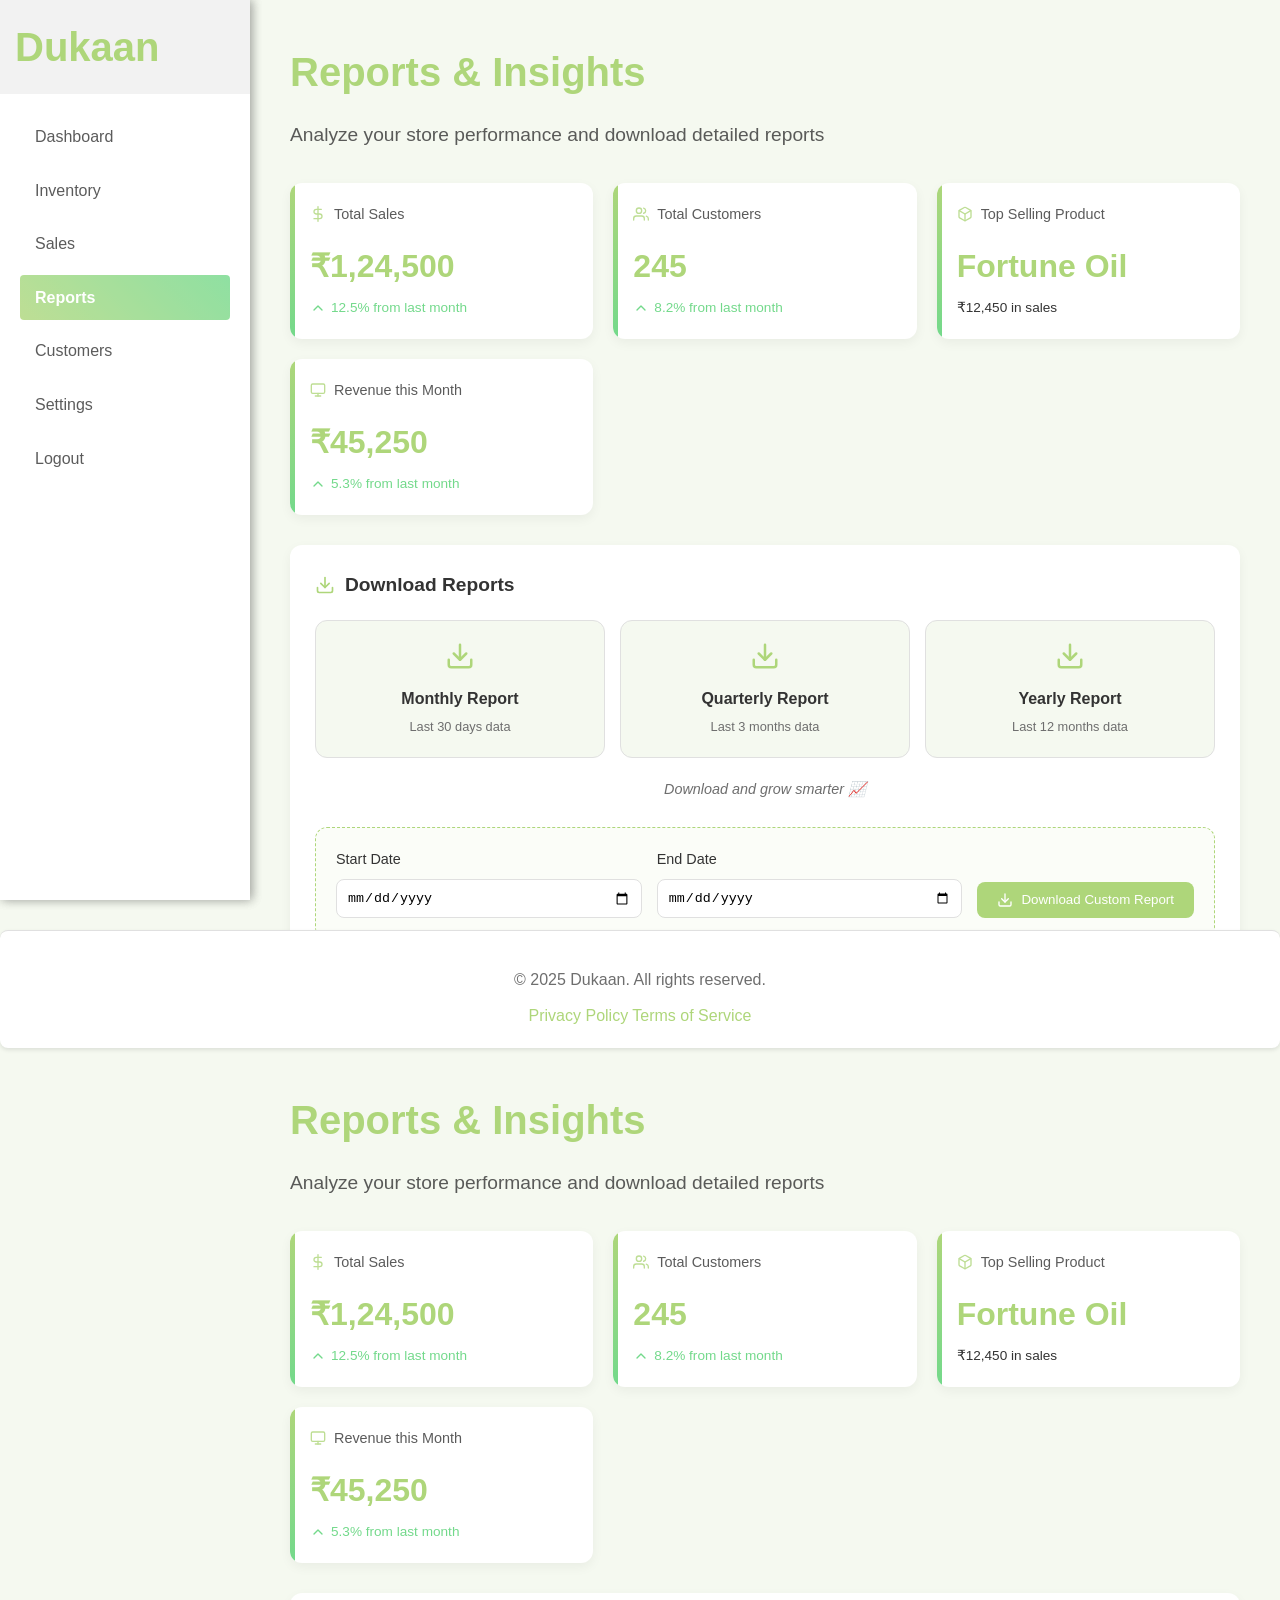
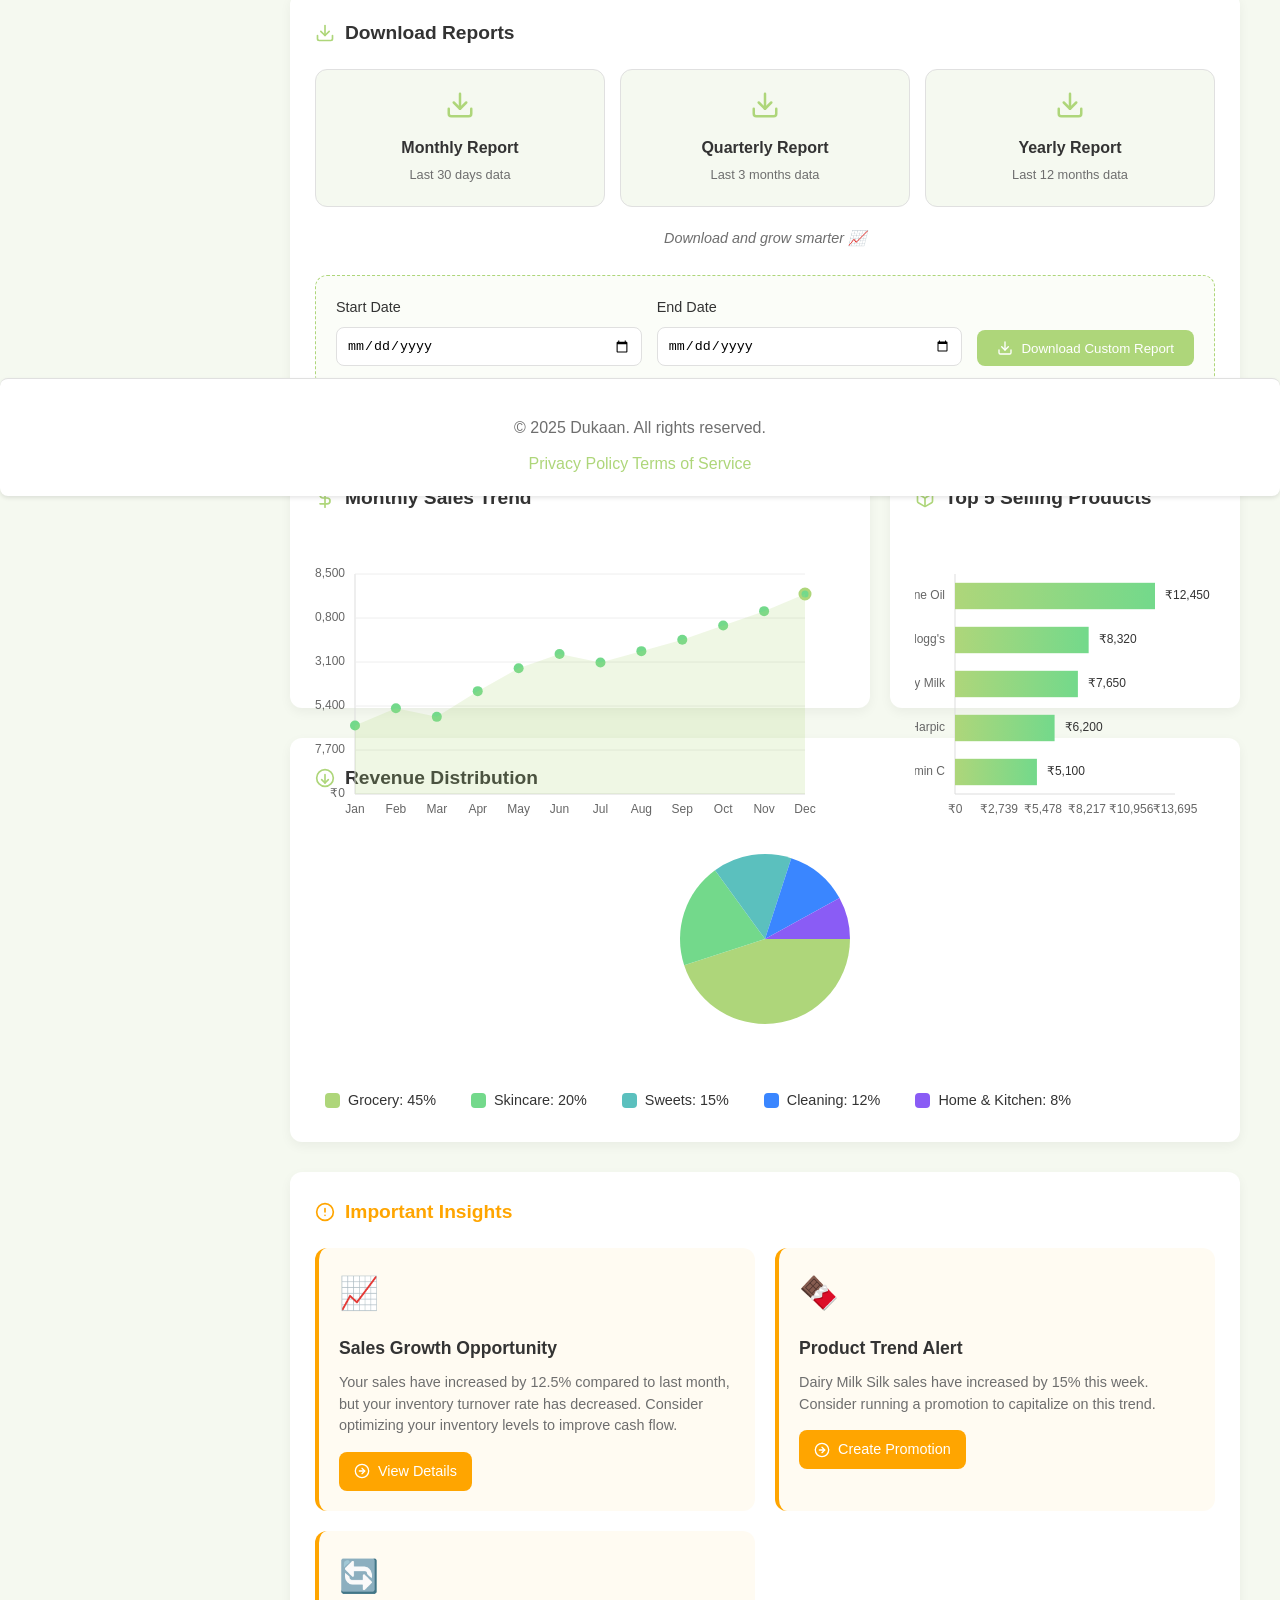
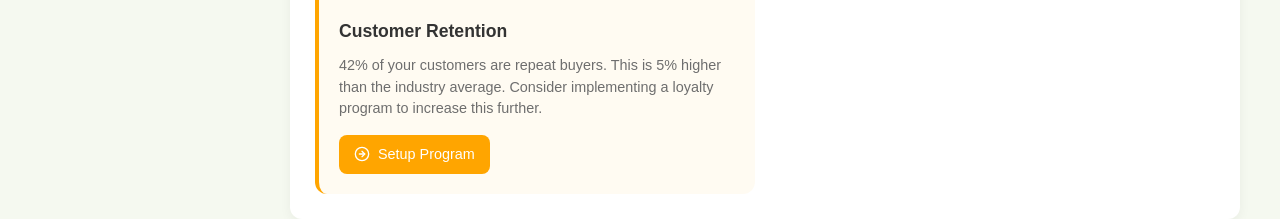
<file: Reports.html>
<!DOCTYPE html>
<html lang="en">
<head>
    <meta charset="UTF-8">
    <meta name="viewport" content="width=device-width, initial-scale=1.0">
    <title>Reports & Insights - Dukaan</title>
    <link rel="icon" href="fevicon.png" type="image/png"><!DOCTYPE html>
<html lang="en">
<head>
    <meta charset="UTF-8">
    <meta name="viewport" content="width=device-width, initial-scale=1.0">
    <title>Reports & Insights - Dukaan</title>
    <link rel="icon" href="fevicon.png" type="image/png">
    <style>
        /* Base Styles and Variables */
        :root {
            --primary-color: #AED67A;
            --primary-dark: #8EB85A;
            --primary-light: #C5E49C;
            --secondary-color: #73D98B;
            --accent-color: #FFA500;
            --text-color: #4A4A4A;
            --text-light: #6E6E6E;
            --bg-color: #F8FAF5;
            --card-bg: #FFFFFF;
            --border-color: #E8E8E8;
            --shadow-sm: 0 2px 4px rgba(0, 0, 0, 0.05);
            --shadow-md: 0 4px 8px rgba(0, 0, 0, 0.08);
            --shadow-lg: 0 8px 16px rgba(0, 0, 0, 0.1);
            --radius-sm: 8px;
            --radius-md: 12px;
            --radius-lg: 20px;
            --transition-fast: 0.2s ease;
            --transition-normal: 0.3s ease;
            --font-family: 'Segoe UI', 'Helvetica Neue', Arial, sans-serif;
        }

        /* Reset and Base Styles */
        * {
            margin: 0;
            padding: 0;
            box-sizing: border-box;
        }

        body {
            font-family: var(--font-family);
            background-color: var(--bg-color);
            color: var(--text-color);
            line-height: 1.6;
            overflow-x: hidden;
        }

        /* Layout */
        .dashboard-container {
            display: flex;
            min-height: 100vh;
        }

        /* Sidebar - Matching Dashboard Style */
        .sidebar {
            width: 260px;
            background: linear-gradient(135deg, var(--primary-color), var(--secondary-color));
            color: white;
            padding: 1.5rem;
            position: fixed;
            height: 100vh;
            left: 0;
            top: 0;
            z-index: 100;
            box-shadow: var(--shadow-md);
            transition: transform var(--transition-normal);
        }

        .sidebar-header {
            display: flex;
            align-items: center;
            margin-bottom: 2rem;
        }

        .sidebar-logo {
            font-size: 2rem;
            font-weight: bold;
            margin-right: 0.5rem;
        }

        .sidebar-title {
            font-size: 1.5rem;
            font-weight: bold;
        }

        .sidebar-nav {
            margin-top: 2rem;
        }

        .nav-item {
            margin-bottom: 0.5rem;
            list-style: none;
        }

        .nav-link {
            display: flex;
            align-items: center;
            padding: 0.8rem 1rem;
            color: rgba(255, 255, 255, 0.85);
            text-decoration: none;
            border-radius: var(--radius-sm);
            transition: all var(--transition-fast);
        }

        .nav-link:hover {
            background-color: rgba(255, 255, 255, 0.15);
            color: white;
            transform: translateX(5px);
        }

        .nav-link.active {
            background-color: rgba(255, 255, 255, 0.25);
            color: white;
            font-weight: 600;
        }

        .nav-icon {
            margin-right: 0.8rem;
            width: 20px;
            height: 20px;
        }

        .sidebar-footer {
            position: absolute;
            bottom: 1.5rem;
            width: calc(100% - 3rem);
        }

        .user-info {
            display: flex;
            align-items: center;
            padding: 0.8rem;
            background-color: rgba(255, 255, 255, 0.1);
            border-radius: var(--radius-sm);
        }

        .user-avatar {
            width: 40px;
            height: 40px;
            border-radius: 50%;
            background-color: white;
            display: flex;
            align-items: center;
            justify-content: center;
            margin-right: 0.8rem;
            font-weight: bold;
            color: var(--primary-color);
        }

        .user-name {
            font-weight: 600;
            font-size: 0.9rem;
        }

        .user-role {
            font-size: 0.8rem;
            opacity: 0.8;
        }

        /* Main Content */
        .main-content {
            flex: 1;
            padding: 1.5rem;
            margin-left: 260px;
        }

        /* Mobile Toggle Button */
        .mobile-toggle {
            display: none;
            position: fixed;
            top: 1rem;
            left: 1rem;
            z-index: 200;
            background-color: var(--primary-color);
            color: white;
            border: none;
            border-radius: 50%;
            width: 40px;
            height: 40px;
            display: flex;
            align-items: center;
            justify-content: center;
            cursor: pointer;
            box-shadow: var(--shadow-sm);
        }

        /* Dashboard Header */
        .dashboard-header {
            margin-bottom: 2rem;
        }

        .dashboard-header h1 {
            font-size: 2rem;
            margin-bottom: 0.5rem;
            color: var(--text-color);
        }

        .dashboard-header p {
            color: var(--text-light);
            font-size: 1.1rem;
        }

        /* Reports Page Specific Styles */
        .report-cards {
            display: grid;
            grid-template-columns: repeat(auto-fill, minmax(240px, 1fr));
            gap: 20px;
            margin-bottom: 30px;
        }

        .report-card {
            background-color: var(--card-bg);
            border-radius: 12px;
            padding: 20px;
            box-shadow: 0 4px 12px rgba(0, 0, 0, 0.05);
            transition: all 0.3s ease;
            position: relative;
            overflow: hidden;
        }

        .report-card:hover {
            transform: translateY(-5px);
            box-shadow: 0 8px 16px rgba(0, 0, 0, 0.08);
        }

        .report-card::before {
            content: '';
            position: absolute;
            top: 0;
            left: 0;
            width: 5px;
            height: 100%;
            background: linear-gradient(to bottom, var(--primary-color), var(--secondary-color));
            border-top-left-radius: 12px;
            border-bottom-left-radius: 12px;
        }

        .report-card-title {
            display: flex;
            align-items: center;
            font-size: 0.9rem;
            color: var(--text-color);
            margin-bottom: 15px;
            opacity: 0.8;
        }

        .report-card-title svg {
            margin-right: 8px;
            color: var(--primary-color);
        }

        .report-card-value {
            font-size: 2rem;
            font-weight: bold;
            color: var(--primary-color);
            margin-bottom: 5px;
        }

        .report-card-change {
            font-size: 0.85rem;
            display: flex;
            align-items: center;
        }

        .report-card-change.positive {
            color: var(--secondary-color);
        }

        .report-card-change.negative {
            color: var(--accent-color);
        }

        .report-card-change svg {
            margin-right: 5px;
        }

        .download-section {
            background-color: var(--card-bg);
            border-radius: 12px;
            padding: 25px;
            margin-bottom: 30px;
            box-shadow: 0 4px 12px rgba(0, 0, 0, 0.05);
            transition: all 0.3s ease;
        }

        .download-section:hover {
            transform: translateY(-5px);
            box-shadow: 0 8px 16px rgba(0, 0, 0, 0.08);
        }

        .download-header {
            display: flex;
            justify-content: space-between;
            align-items: center;
            margin-bottom: 20px;
        }

        .download-title {
            font-size: 1.2rem;
            font-weight: 600;
            color: var(--text-color);
            display: flex;
            align-items: center;
        }

        .download-title svg {
            margin-right: 10px;
            color: var(--primary-color);
        }

        .download-buttons {
            display: flex;
            flex-wrap: wrap;
            gap: 15px;
            margin-bottom: 20px;
        }

        .download-button {
            display: flex;
            flex-direction: column;
            align-items: center;
            background-color: var(--bg-color);
            border: 1px solid var(--border-color);
            border-radius: 12px;
            padding: 20px;
            cursor: pointer;
            transition: all 0.3s ease;
            flex: 1;
            min-width: 150px;
        }

        .download-button:hover {
            transform: translateY(-5px);
            background-color: rgba(174, 214, 122, 0.1);
            border-color: var(--primary-color);
            box-shadow: 0 5px 15px rgba(0, 0, 0, 0.05);
        }

        .download-button svg {
            color: var(--primary-color);
            margin-bottom: 15px;
            transition: all 0.3s ease;
        }

        .download-button:hover svg {
            transform: scale(1.2);
        }

        .download-button-title {
            font-weight: 600;
            margin-bottom: 5px;
            color: var(--text-color);
        }

        .download-button-desc {
            font-size: 0.8rem;
            color: var(--text-light);
            text-align: center;
        }

        .download-caption {
            text-align: center;
            font-size: 0.9rem;
            color: var(--text-light);
            margin-top: 15px;
            font-style: italic;
        }

        .date-range-picker {
            display: flex;
            flex-wrap: wrap;
            gap: 15px;
            margin-top: 25px;
            background-color: rgba(174, 214, 122, 0.05);
            padding: 20px;
            border-radius: 12px;
            border: 1px dashed var(--primary-color);
        }

        .date-input {
            flex: 1;
            min-width: 150px;
        }

        .date-input label {
            display: block;
            margin-bottom: 8px;
            font-size: 0.9rem;
            color: var(--text-color);
            font-weight: 500;
        }

        .date-input input {
            width: 100%;
            padding: 10px;
            border: 1px solid var(--border-color);
            border-radius: 8px;
            transition: all 0.3s ease;
        }

        .date-input input:focus {
            outline: none;
            border-color: var(--primary-color);
            box-shadow: 0 0 0 3px rgba(174, 214, 122, 0.2);
        }

        .download-custom-btn {
            background-color: var(--primary-color);
            color: white;
            border: none;
            border-radius: 8px;
            padding: 10px 20px;
            cursor: pointer;
            transition: all 0.3s ease;
            align-self: flex-end;
            font-weight: 500;
            display: flex;
            align-items: center;
        }

        .download-custom-btn:hover {
            background-color: var(--secondary-color);
            transform: scale(1.05);
        }

        .download-custom-btn svg {
            margin-right: 8px;
        }

        /* Footer */
        .footer {
            background-color: var(--card-bg);
            padding: 20px;
            text-align: center;
            margin-top: 30px;
            border-top: 1px solid var(--border-color);
        }

        .footer p {
            margin-bottom: 10px;
            color: var(--text-light);
        }

        .footer a {
            color: var(--primary-color);
            text-decoration: none;
            transition: color var(--transition-fast);
        }

        .footer a:hover {
            color: var(--primary-dark);
            text-decoration: underline;
        }

        /* Responsive Styles */
        @media (max-width: 992px) {
            .sidebar {
                width: 80px;
                padding: 1.5rem 0.5rem;
            }

            .sidebar-title, .user-name, .user-role {
                display: none;
            }

            .sidebar-logo {
                margin-right: 0;
            }

            .sidebar-header {
                justify-content: center;
            }

            .nav-link {
                justify-content: center;
                padding: 0.8rem;
            }

            .nav-icon {
                margin-right: 0;
            }

            .user-info {
                justify-content: center;
                padding: 0.8rem;
            }

            .user-avatar {
                margin-right: 0;
            }

            .main-content {
                margin-left: 80px;
            }
        }

        @media (max-width: 768px) {
            .report-cards {
                grid-template-columns: 1fr;
            }
            
            .download-buttons {
                flex-direction: column;
            }
        }

        @media (max-width: 576px) {
            .sidebar {
                transform: translateX(-100%);
            }

            .sidebar.open {
                transform: translateX(0);
            }

            .main-content {
                margin-left: 0;
            }

            .mobile-toggle {
                display: block;
                position: fixed;
                top: 1rem;
                left: 1rem;
                z-index: 200;
                background-color: var(--primary-color);
                color: white;
                border: none;
                border-radius: 50%;
                width: 40px;
                height: 40px;
                display: flex;
                align-items: center;
                justify-content: center;
                cursor: pointer;
                box-shadow: var(--shadow-sm);
            }
        }
    </style>
</head>
<body>
    <!-- Mobile Toggle Button -->
    <!-- <button class="mobile-toggle" id="mobileToggle">
        <svg xmlns="http://www.w3.org/2000/svg" width="24" height="24" viewBox="0 0 24 24" fill="none" stroke="currentColor" stroke-width="2" stroke-linecap="round" stroke-linejoin="round">
            <line x1="3" y1="12" x2="21" y2="12"></line>
            <line x1="3" y1="6" x2="21" y2="6"></line>
            <line x1="3" y1="18" x2="21" y2="18"></line>
        </svg>
    </button> -->

    <div class="dashboard-container">
        <!-- Sidebar - Updated to match dashboard -->
        <div class="sidebar" id="sidebar">
            <div class="sidebar-header">
                <div class="sidebar-logo">D</div>
                <div class="sidebar-title">Dukaan</div>
            </div>
            <ul class="sidebar-nav">
                <li class="nav-item">
                    <a href="dashboard.html" class="nav-link">
                        <svg xmlns="http://www.w3.org/2000/svg" width="24" height="24" viewBox="0 0 24 24" fill="none" stroke="currentColor" stroke-width="2" stroke-linecap="round" stroke-linejoin="round" class="nav-icon">
                            <rect x="3" y="3" width="7" height="7"></rect>
                            <rect x="14" y="3" width="7" height="7"></rect>
                            <rect x="14" y="14" width="7" height="7"></rect>
                            <rect x="3" y="14" width="7" height="7"></rect>
                        </svg>
                        Dashboard
                    </a>
                </li>
                <li class="nav-item">
                    <a href="Inventory.html" class="nav-link">
                        <svg xmlns="http://www.w3.org/2000/svg" width="24" height="24" viewBox="0 0 24 24" fill="none" stroke="currentColor" stroke-width="2" stroke-linecap="round" stroke-linejoin="round" class="nav-icon">
                            <path d="M6 2L3 6v14a2 2 0 0 0 2 2h14a2 2 0 0 0 2-2V6l-3-4z"></path>
                            <line x1="3" y1="6" x2="21" y2="6"></line>
                            <path d="M16 10a4 4 0 0 1-8 0"></path>
                        </svg>
                        Inventory
                    </a>
                </li>
                <li class="nav-item">
                    <a href="#" class="nav-link">
                        <svg xmlns="http://www.w3.org/2000/svg" width="24" height="24" viewBox="0 0 24 24" fill="none" stroke="currentColor" stroke-width="2" stroke-linecap="round" stroke-linejoin="round" class="nav-icon">
                            <path d="M17 21v-2a4 4 0 0 0-4-4H5a4 4 0 0 0-4 4v2"></path>
                            <circle cx="9" cy="7" r="4"></circle>
                            <path d="M23 21v-2a4 4 0 0 0-3-3.87"></path>
                            <path d="M16 3.13a4 4 0 0 1 0 7.75"></path>
                        </svg>
                        Customers
                    </a>
                </li>
                <li class="nav-item">
                    <a href="Sales.html" class="nav-link">
                        <svg xmlns="http://www.w3.org/2000/svg" width="24" height="24" viewBox="0 0 24 24" fill="none" stroke="currentColor" stroke-width="2" stroke-linecap="round" stroke-linejoin="round" class="nav-icon">
                            <line x1="12" y1="1" x2="12" y2="23"></line>
                            <path d="M17 5H9.5a3.5 3.5 0 0 0 0 7h5a3.5 3.5 0 0 1 0 7H6"></path>
                        </svg>
                        Sales
                    </a>
                </li>
                <li class="nav-item">
                    <a href="Reports.html" class="nav-link active">
                        <svg xmlns="http://www.w3.org/2000/svg" width="24" height="24" viewBox="0 0 24 24" fill="none" stroke="currentColor" stroke-width="2" stroke-linecap="round" stroke-linejoin="round" class="nav-icon">
                            <path d="M21 11.5a8.38 8.38 0 0 1-.9 3.8 8.5 8.5 0 0 1-7.6 4.7 8.38 8.38 0 0 1-3.8-.9L3 21l1.9-5.7a8.38 8.38 0 0 1-.9-3.8 8.5 8.5 0 0 1 4.7-7.6 8.38 8.38 0 0 1 3.8-.9h.5a8.48 8.48 0 0 1 8 8v.5z"></path>
                        </svg>
                        Reports
                    </a>
                </li>
                <li class="nav-item">
                    <a href="#" class="nav-link">
                        <svg xmlns="http://www.w3.org/2000/svg" width="24" height="24" viewBox="0 0 24 24" fill="none" stroke="currentColor" stroke-width="2" stroke-linecap="round" stroke-linejoin="round" class="nav-icon">
                            <circle cx="12" cy="12" r="3"></circle>
                            <path d="M19.4 15a1.65 1.65 0 0 0 .33 1.82l.06.06a2 2 0 0 1 0 2.83 2 2 0 0 1-2.83 0l-.06-.06a1.65 1.65 0 0 0-1.82-.33 1.65 1.65 0 0 0-1 1.51V21a2 2 0 0 1-2 2 2 2 0 0 1-2-2v-.09A1.65 1.65 0 0 0 9 19.4a1.65 1.65 0 0 0-1.82.33l-.06.06a2 2 0 0 1-2.83 0 2 2 0 0 1 0-2.83l.06-.06a1.65 1.65 0 0 0 .33-1.82 1.65 1.65 0 0 0-1.51-1H3a2 2 0 0 1-2-2 2 2 0 0 1 2-2h.09A1.65 1.65 0 0 0 4.6 9a1.65 1.65 0 0 0-.33-1.82l-.06-.06a2 2 0 0 1 0-2.83 2 2 0 0 1 2.83 0l.06.06a1.65 1.65 0 0 0 1.82.33H9a1.65 1.65 0 0 0 1-1.51V3a2 2 0 0 1 2-2 2 2 0 0 1 2 2v.09a1.65 1.65 0 0 0 1 1.51 1.65 1.65 0 0 0 1.82-.33l.06-.06a2 2 0 0 1 2.83 0 2 2 0 0 1 0 2.83l-.06.06a1.65 1.65 0 0 0-.33 1.82V9a1.65 1.65 0 0 0 1.51 1H21a2 2 0 0 1 2 2 2 2 0 0 1-2 2h-.09a1.65 1.65 0 0 0-1.51 1z"></path>
                        </svg>
                        Settings
                    </a>
                </li>
            </ul>
            <div class="sidebar-footer">
                <div class="user-info">
                    <div class="user-avatar">RS</div>
                    <div class="user-details">
                        <div class="user-name">Rahul Sharma</div>
                        <div class="user-role">Shop Owner</div>
                    </div>
                </div>
            </div>
        </div>

        <div class="main-content">
            <div class="dashboard-header">
                <h1>Reports & Insights</h1>
                <p>Analyze your store performance and download detailed reports</p>
            </div>

            <!-- Store Summary Section -->
            <section class="report-cards">
                <div class="report-card">
                    <div class="report-card-title">
                        <svg xmlns="http://www.w3.org/2000/svg" width="16" height="16" viewBox="0 0 24 24" fill="none" stroke="currentColor" stroke-width="2" stroke-linecap="round" stroke-linejoin="round">
                            <line x1="12" y1="1" x2="12" y2="23"></line>
                            <path d="M17 5H9.5a3.5 3.5 0 0 0 0 7h5a3.5 3.5 0 0 1 0 7H6"></path>
                        </svg>
                        Total Sales
                    </div>
                    <div class="report-card-value">₹1,24,500</div>
                    <div class="report-card-change positive">
                        <svg xmlns="http://www.w3.org/2000/svg" width="16" height="16" viewBox="0 0 24 24" fill="none" stroke="currentColor" stroke-width="2" stroke-linecap="round" stroke-linejoin="round">
                            <polyline points="18 15 12 9 6 15"></polyline>
                        </svg>
                        12.5% from last month
                    </div>
                </div>

                <div class="report-card">
                    <div class="report-card-title">
                        <svg xmlns="http://www.w3.org/2000/svg" width="16" height="16" viewBox="0 0 24 24" fill="none" stroke="currentColor" stroke-width="2" stroke-linecap="round" stroke-linejoin="round">
                            <path d="M17 21v-2a4 4 0 0 0-4-4H5a4 4 0 0 0-4 4v2"></path>
                            <circle cx="9" cy="7" r="4"></circle>
                            <path d="M23 21v-2a4 4 0 0 0-3-3.87"></path>
                            <path d="M16 3.13a4 4 0 0 1 0 7.75"></path>
                        </svg>
                        Total Customers
                    </div>
                    <div class="report-card-value">245</div>
                    <div class="report-card-change positive">
                        <svg xmlns="http://www.w3.org/2000/svg" width="16" height="16" viewBox="0 0 24 24" fill="none" stroke="currentColor" stroke-width="2" stroke-linecap="round" stroke-linejoin="round">
                            <polyline points="18 15 12 9 6 15"></polyline>
                        </svg>
                        8.2% from last month
                    </div>
                </div>

                <div class="report-card">
                    <div class="report-card-title">
                        <svg xmlns="http://www.w3.org/2000/svg" width="16" height="16" viewBox="0 0 24 24" fill="none" stroke="currentColor" stroke-width="2" stroke-linecap="round" stroke-linejoin="round">
                            <path d="M21 16V8a2 2 0 0 0-1-1.73l-7-4a2 2 0 0 0-2 0l-7 4A2 2 0 0 0 3 8v8a2 2 0 0 0 1 1.73l7 4a2 2 0 0 0 2 0l7-4A2 2 0 0 0 21 16z"></path>
                            <polyline points="3.27 6.96 12 12.01 20.73 6.96"></polyline>
                            <line x1="12" y1="22.08" x2="12" y2="12"></line>
                        </svg>
                        Top Selling Product
                    </div>
                    <div class="report-card-value">Fortune Oil</div>
                    <div class="report-card-change">
                        ₹12,450 in sales
                    </div>
                </div>

                <div class="report-card">
                    <div class="report-card-title">
                        <svg xmlns="http://www.w3.org/2000/svg" width="16" height="16" viewBox="0 0 24 24" fill="none" stroke="currentColor" stroke-width="2" stroke-linecap="round" stroke-linejoin="round">
                            <rect x="2" y="3" width="20" height="14" rx="2" ry="2"></rect>
                            <line x1="8" y1="21" x2="16" y2="21"></line>
                            <line x1="12" y1="17" x2="12" y2="21"></line>
                        </svg>
                        Revenue this Month
                    </div>
                    <div class="report-card-value">₹45,250</div>
                    <div class="report-card-change positive">
                        <svg xmlns="http://www.w3.org/2000/svg" width="16" height="16" viewBox="0 0 24 24" fill="none" stroke="currentColor" stroke-width="2" stroke-linecap="round" stroke-linejoin="round">
                            <polyline points="18 15 12 9 6 15"></polyline>
                        </svg>
                        5.3% from last month
                    </div>
                </div>
            </section>

            <!-- Download Reports Section -->
            <section class="download-section">
                <div class="download-header">
                    <div class="download-title">
                        <svg xmlns="http://www.w3.org/2000/svg" width="20" height="20" viewBox="0 0 24 24" fill="none" stroke="currentColor" stroke-width="2" stroke-linecap="round" stroke-linejoin="round">
                            <path d="M21 15v4a2 2 0 0 1-2 2H5a2 2 0 0 1-2-2v-4"></path>
                            <polyline points="7 10 12 15 17 10"></polyline>
                            <line x1="12" y1="15" x2="12" y2="3"></line>
                        </svg>
                        Download Reports
                    </div>
                </div>
                <div class="download-buttons">
                    <div class="download-button" onclick="downloadReport('monthly')">
                        <svg xmlns="http://www.w3.org/2000/svg" width="30" height="30" viewBox="0 0 24 24" fill="none" stroke="currentColor" stroke-width="2" stroke-linecap="round" stroke-linejoin="round">
                            <path d="M21 15v4a2 2 0 0 1-2 2H5a2 2 0 0 1-2-2v-4"></path>
                            <polyline points="7 10 12 15 17 10"></polyline>
                            <line x1="12" y1="15" x2="12" y2="3"></line>
                        </svg>
                        <div class="download-button-title">Monthly Report</div>
                        <div class="download-button-desc">Last 30 days data</div>
                    </div>
                    <div class="download-button" onclick="downloadReport('quarterly')">
                        <svg xmlns="http://www.w3.org/2000/svg" width="30" height="30" viewBox="0 0 24 24" fill="none" stroke="currentColor" stroke-width="2" stroke-linecap="round" stroke-linejoin="round">
                            <path d="M21 15v4a2 2 0 0 1-2 2H5a2 2 0 0 1-2-2v-4"></path>
                            <polyline points="7 10 12 15 17 10"></polyline>
                            <line x1="12" y1="15" x2="12" y2="3"></line>
                        </svg>
                        <div class="download-button-title">Quarterly Report</div>
                        <div class="download-button-desc">Last 3 months data</div>
                    </div>
                    <div class="download-button" onclick="downloadReport('yearly')">
                        <svg xmlns="http://www.w3.org/2000/svg" width="30" height="30" viewBox="0 0 24 24" fill="none" stroke="currentColor" stroke-width="2" stroke-linecap="round" stroke-linejoin="round">
                            <path d="M21 15v4a2 2 0 0 1-2 2H5a2 2 0 0 1-2-2v-4"></path>
                            <polyline points="7 10 12 15 17 10"></polyline>
                            <line x1="12" y1="15" x2="12" y2="3"></line>
                        </svg>
                        <div class="download-button-title">Yearly Report</div>
                        <div class="download-button-desc">Last 12 months data</div>
                    </div>
                </div>
                <div class="download-caption">Download and grow smarter 📈</div>

                <div class="date-range-picker">
                    <div class="date-input">
                        <label for="start-date">Start Date</label>
                        <input type="date" id="start-date">
                    </div>
                    <div class="date-input">
                        <label for="end-date">End Date</label>
                        <input type="date" id="end-date">
                    </div>
                    <button class="download-custom-btn" onclick="downloadCustomReport()">
                        <svg xmlns="http://www.w3.org/2000/svg" width="16" height="16" viewBox="0 0 24 24" fill="none" stroke="currentColor" stroke-width="2" stroke-linecap="round" stroke-linejoin="round">
                            <path d="M21 15v4a2 2 0 0 1-2 2H5a2 2 0 0 1-2-2v-4"></path>
                            <polyline points="7 10 12 15 17 10"></polyline>
                            <line x1="12" y1="15" x2="12" y2="3"></line>
                        </svg>
                        Download Custom Report
                    </button>
                </div>
            </section>
        </div>
    </div>

    <footer class="footer">
        <div class="container-fluid">
            <p class="mb-1">&copy; 2025 Dukaan. All rights reserved.</p>
            <div class="text-muted small">
                <a href="#" class="text-decoration-none me-3">Privacy Policy</a>
                <a href="#" class="text-decoration-none">Terms of Service</a>
            </div>
        </div>
    </footer>

    <script>
        // Mobile navigation toggle
        document.addEventListener('DOMContentLoaded', function() {
            const mobileToggle = document.getElementById('mobileToggle');
            const sidebar = document.getElementById('sidebar');

            if (mobileToggle) {
                mobileToggle.addEventListener('click', function() {
                    sidebar.classList.toggle('open');
                });
            }

            document.addEventListener('click', function(e) {
                if (window.innerWidth <= 768 && 
                    !e.target.closest('#sidebar') && 
                    !e.target.closest('#mobileToggle')) {
                    sidebar.classList.remove('open');
                }
            });
        });

        // Download report functions
        function downloadReport(type) {
            alert(`Downloading ${type} report... This would trigger a PDF download in a real application.`);
        }

        function downloadCustomReport() {
            const startDate = document.getElementById('start-date').value;
            const endDate = document.getElementById('end-date').value;
            
            if (!startDate || !endDate) {
                alert('Please select both start and end dates.');
                return;
            }
            
            alert(`Downloading custom report from ${startDate} to ${endDate}... This would trigger a PDF download in a real application.`);
        }
    </script>
</body>
</html>
    <link rel="stylesheet" href="styles.css">
    <style>
        /* Reports Page Specific Styles */
        .report-cards {
            display: grid;
            grid-template-columns: repeat(auto-fill, minmax(240px, 1fr));
            gap: 20px;
            margin-bottom: 30px;
        }

        .report-card {
            background-color: var(--card-bg-color);
            border-radius: 12px;
            padding: 20px;
            box-shadow: 0 4px 12px rgba(0, 0, 0, 0.05);
            transition: all 0.3s ease;
            position: relative;
            overflow: hidden;
        }

        .report-card:hover {
            transform: translateY(-5px);
            box-shadow: 0 8px 16px rgba(0, 0, 0, 0.08);
        }

        .report-card::before {
            content: '';
            position: absolute;
            top: 0;
            left: 0;
            width: 5px;
            height: 100%;
            background: linear-gradient(to bottom, var(--primary-color), var(--secondary-color));
            border-top-left-radius: 12px;
            border-bottom-left-radius: 12px;
        }

        .report-card-title {
            display: flex;
            align-items: center;
            font-size: 0.9rem;
            color: var(--text-color);
            margin-bottom: 15px;
            opacity: 0.8;
        }

        .report-card-title svg {
            margin-right: 8px;
            color: var(--primary-color);
        }

        .report-card-value {
            font-size: 2rem;
            font-weight: bold;
            color: var(--primary-color);
            margin-bottom: 5px;
        }

        .report-card-change {
            font-size: 0.85rem;
            display: flex;
            align-items: center;
        }

        .report-card-change.positive {
            color: var(--secondary-color);
        }

        .report-card-change.negative {
            color: var(--accent-color);
        }

        .report-card-change svg {
            margin-right: 5px;
        }

        .download-section {
            background-color: var(--card-bg-color);
            border-radius: 12px;
            padding: 25px;
            margin-bottom: 30px;
            box-shadow: 0 4px 12px rgba(0, 0, 0, 0.05);
            transition: all 0.3s ease;
        }

        .download-section:hover {
            transform: translateY(-5px);
            box-shadow: 0 8px 16px rgba(0, 0, 0, 0.08);
        }

        .download-header {
            display: flex;
            justify-content: space-between;
            align-items: center;
            margin-bottom: 20px;
        }

        .download-title {
            font-size: 1.2rem;
            font-weight: 600;
            color: var(--text-color);
            display: flex;
            align-items: center;
        }

        .download-title svg {
            margin-right: 10px;
            color: var(--primary-color);
        }

        .download-buttons {
            display: flex;
            flex-wrap: wrap;
            gap: 15px;
            margin-bottom: 20px;
        }

        .download-button {
            display: flex;
            flex-direction: column;
            align-items: center;
            background-color: var(--bg-color);
            border: 1px solid var(--border-color);
            border-radius: 12px;
            padding: 20px;
            cursor: pointer;
            transition: all 0.3s ease;
            flex: 1;
            min-width: 150px;
        }

        .download-button:hover {
            transform: translateY(-5px);
            background-color: rgba(174, 214, 122, 0.1);
            border-color: var(--primary-color);
            box-shadow: 0 5px 15px rgba(0, 0, 0, 0.05);
        }

        .download-button svg {
            color: var(--primary-color);
            margin-bottom: 15px;
            transition: all 0.3s ease;
        }

        .download-button:hover svg {
            transform: scale(1.2);
        }

        .download-button-title {
            font-weight: 600;
            margin-bottom: 5px;
            color: var(--text-color);
        }

        .download-button-desc {
            font-size: 0.8rem;
            color: var(--text-light);
            text-align: center;
        }

        .download-caption {
            text-align: center;
            font-size: 0.9rem;
            color: var(--text-light);
            margin-top: 15px;
            font-style: italic;
        }

        .date-range-picker {
            display: flex;
            flex-wrap: wrap;
            gap: 15px;
            margin-top: 25px;
            background-color: rgba(174, 214, 122, 0.05);
            padding: 20px;
            border-radius: 12px;
            border: 1px dashed var(--primary-color);
        }

        .date-input {
            flex: 1;
            min-width: 150px;
        }

        .date-input label {
            display: block;
            margin-bottom: 8px;
            font-size: 0.9rem;
            color: var(--text-color);
            font-weight: 500;
        }

        .date-input input {
            width: 100%;
            padding: 10px;
            border: 1px solid var(--border-color);
            border-radius: 8px;
            transition: all 0.3s ease;
        }

        .date-input input:focus {
            outline: none;
            border-color: var(--primary-color);
            box-shadow: 0 0 0 3px rgba(174, 214, 122, 0.2);
        }

        .download-custom-btn {
            background-color: var(--primary-color);
            color: white;
            border: none;
            border-radius: 8px;
            padding: 10px 20px;
            cursor: pointer;
            transition: all 0.3s ease;
            align-self: flex-end;
            font-weight: 500;
            display: flex;
            align-items: center;
        }

        .download-custom-btn:hover {
            background-color: var(--secondary-color);
            transform: scale(1.05);
        }

        .download-custom-btn svg {
            margin-right: 8px;
        }

        .charts-section {
            display: grid;
            grid-template-columns: 2fr 1fr;
            gap: 20px;
            margin-bottom: 30px;
        }

        .chart-container {
            background-color: var(--card-bg-color);
            border-radius: 12px;
            padding: 25px;
            box-shadow: 0 4px 12px rgba(0, 0, 0, 0.05);
            transition: all 0.3s ease;
        }

        .chart-container:hover {
            transform: translateY(-5px);
            box-shadow: 0 8px 16px rgba(0, 0, 0, 0.08);
        }

        .chart-header {
            display: flex;
            justify-content: space-between;
            align-items: center;
            margin-bottom: 20px;
        }

        .chart-title {
            font-size: 1.2rem;
            font-weight: 600;
            color: var(--text-color);
            display: flex;
            align-items: center;
        }

        .chart-title svg {
            margin-right: 10px;
            color: var(--primary-color);
        }

        .chart-wrapper {
            position: relative;
            height: 300px;
            width: 100%;
        }

        .pie-chart-container {
            background-color: var(--card-bg-color);
            border-radius: 12px;
            padding: 25px;
            margin-bottom: 30px;
            box-shadow: 0 4px 12px rgba(0, 0, 0, 0.05);
            transition: all 0.3s ease;
        }

        .pie-chart-container:hover {
            transform: translateY(-5px);
            box-shadow: 0 8px 16px rgba(0, 0, 0, 0.08);
        }

        .pie-chart-legend {
            display: flex;
            flex-wrap: wrap;
            gap: 15px;
            margin-top: 20px;
        }

        .legend-item {
            display: flex;
            align-items: center;
            font-size: 0.9rem;
            color: var(--text-color);
            transition: all 0.3s ease;
            cursor: pointer;
            padding: 5px 10px;
            border-radius: 20px;
        }

        .legend-item:hover {
            transform: scale(1.05);
            background-color: rgba(174, 214, 122, 0.1);
        }

        .legend-color {
            width: 15px;
            height: 15px;
            border-radius: 4px;
            margin-right: 8px;
            transition: all 0.3s ease;
        }

        .legend-item:hover .legend-color {
            transform: scale(1.2);
        }

        .tooltip {
            position: absolute;
            background-color: rgba(0, 0, 0, 0.8);
            color: white;
            padding: 10px;
            border-radius: 5px;
            font-size: 0.9rem;
            pointer-events: none;
            opacity: 0;
            transition: opacity 0.3s ease;
            z-index: 100;
            max-width: 200px;
            box-shadow: 0 5px 15px rgba(0, 0, 0, 0.2);
        }

        .tooltip-title {
            font-weight: 600;
            margin-bottom: 5px;
            color: var(--primary-color);
        }

        .tooltip-value {
            font-weight: 500;
        }

        .insights-section {
            background-color: var(--card-bg-color);
            border-radius: 12px;
            padding: 25px;
            margin-bottom: 30px;
            box-shadow: 0 4px 12px rgba(0, 0, 0, 0.05);
            transition: all 0.3s ease;
        }

        .insights-section:hover {
            transform: translateY(-5px);
            box-shadow: 0 8px 16px rgba(0, 0, 0, 0.08);
        }

        .insights-header {
            display: flex;
            justify-content: space-between;
            align-items: center;
            margin-bottom: 20px;
        }

        .insights-title {
            font-size: 1.2rem;
            font-weight: 600;
            color: var(--accent-color);
            display: flex;
            align-items: center;
        }

        .insights-title svg {
            margin-right: 10px;
            color: var(--accent-color);
        }

        .insights-cards {
            display: grid;
            grid-template-columns: repeat(auto-fill, minmax(300px, 1fr));
            gap: 20px;
        }

        .insight-card {
            background-color: rgba(255, 165, 0, 0.05);
            border-radius: 12px;
            padding: 20px;
            transition: all 0.3s ease;
            border-left: 4px solid var(--accent-color);
            position: relative;
            overflow: hidden;
        }

        .insight-card:hover {
            transform: translateY(-5px);
            box-shadow: 0 5px 15px rgba(0, 0, 0, 0.05);
            background-color: rgba(255, 165, 0, 0.1);
        }

        .insight-icon {
            font-size: 2rem;
            margin-bottom: 15px;
            color: var(--accent-color);
            transition: all 0.3s ease;
        }

        .insight-card:hover .insight-icon {
            transform: scale(1.2);
        }

        .insight-title {
            font-weight: 600;
            margin-bottom: 10px;
            color: var(--text-color);
            font-size: 1.1rem;
        }

        .insight-description {
            font-size: 0.9rem;
            color: var(--text-light);
            margin-bottom: 15px;
            line-height: 1.5;
        }

        .insight-action {
            display: inline-flex;
            align-items: center;
            background-color: var(--accent-color);
            color: white;
            padding: 8px 15px;
            border-radius: 8px;
            text-decoration: none;
            font-size: 0.9rem;
            font-weight: 500;
            transition: all 0.3s ease;
        }

        .insight-action:hover {
            background-color: darkorange;
            transform: scale(1.05);
        }

        .insight-action svg {
            margin-right: 8px;
        }

        @media (max-width: 992px) {
            .charts-section {
                grid-template-columns: 1fr;
            }
        }

        @media (max-width: 768px) {
            .report-cards {
                grid-template-columns: 1fr;
            }
            
            .download-buttons {
                flex-direction: column;
            }
            
            .insights-cards {
                grid-template-columns: 1fr;
            }
        }
    </style>
</head>
<body>
    <div id="loader" class="loader">
        <div class="glow">Dukaan</div>
    </div>

    <button class="nav-toggle" id="navToggle" aria-label="Toggle navigation">
        <svg xmlns="http://www.w3.org/2000/svg" width="24" height="24" viewBox="0 0 24 24" fill="none" stroke="currentColor" stroke-width="2" stroke-linecap="round" stroke-linejoin="round">
            <line x1="3" y1="12" x2="21" y2="12"></line>
            <line x1="3" y1="6" x2="21" y2="6"></line>
            <line x1="3" y1="18" x2="21" y2="18"></line>
        </svg>
    </button>

    <div class="dashboard-container">
        <div class="sidebar" id="sidebar">
            <h3>Dukaan</h3>
            <ul class="nav flex-column">
                <li class="nav-item">
                    <a class="nav-link" href="index.html">Dashboard</a>
                </li>
                <li class="nav-item">
                    <a class="nav-link" href="Inventory.html">Inventory</a>
                </li>
                <li class="nav-item">
                    <a class="nav-link" href="Sales.html">Sales</a>
                </li>
                <li class="nav-item">
                    <a class="nav-link active" href="Reports.html">Reports</a>
                </li>
                <li class="nav-item">
                    <a class="nav-link" href="#">Customers</a>
                </li>
                <li class="nav-item">
                    <a class="nav-link" href="#">Settings</a>
                </li>
                <li class="nav-item">
                    <a class="nav-link" href="https://kirana-kart-delight.lovable.app/login">Logout</a>
                </li>
            </ul>
        </div>

        <div class="main-content">
            <div class="dashboard-header">
                <h1>Reports & Insights</h1>
                <p>Analyze your store performance and download detailed reports</p>
            </div>

            <!-- Store Summary Section -->
            <section class="report-cards">
                <div class="report-card">
                    <div class="report-card-title">
                        <svg xmlns="http://www.w3.org/2000/svg" width="16" height="16" viewBox="0 0 24 24" fill="none" stroke="currentColor" stroke-width="2" stroke-linecap="round" stroke-linejoin="round">
                            <line x1="12" y1="1" x2="12" y2="23"></line>
                            <path d="M17 5H9.5a3.5 3.5 0 0 0 0 7h5a3.5 3.5 0 0 1 0 7H6"></path>
                        </svg>
                        Total Sales
                    </div>
                    <div class="report-card-value">₹1,24,500</div>
                    <div class="report-card-change positive">
                        <svg xmlns="http://www.w3.org/2000/svg" width="16" height="16" viewBox="0 0 24 24" fill="none" stroke="currentColor" stroke-width="2" stroke-linecap="round" stroke-linejoin="round">
                            <polyline points="18 15 12 9 6 15"></polyline>
                        </svg>
                        12.5% from last month
                    </div>
                </div>

                <div class="report-card">
                    <div class="report-card-title">
                        <svg xmlns="http://www.w3.org/2000/svg" width="16" height="16" viewBox="0 0 24 24" fill="none" stroke="currentColor" stroke-width="2" stroke-linecap="round" stroke-linejoin="round">
                            <path d="M17 21v-2a4 4 0 0 0-4-4H5a4 4 0 0 0-4 4v2"></path>
                            <circle cx="9" cy="7" r="4"></circle>
                            <path d="M23 21v-2a4 4 0 0 0-3-3.87"></path>
                            <path d="M16 3.13a4 4 0 0 1 0 7.75"></path>
                        </svg>
                        Total Customers
                    </div>
                    <div class="report-card-value">245</div>
                    <div class="report-card-change positive">
                        <svg xmlns="http://www.w3.org/2000/svg" width="16" height="16" viewBox="0 0 24 24" fill="none" stroke="currentColor" stroke-width="2" stroke-linecap="round" stroke-linejoin="round">
                            <polyline points="18 15 12 9 6 15"></polyline>
                        </svg>
                        8.2% from last month
                    </div>
                </div>

                <div class="report-card">
                    <div class="report-card-title">
                        <svg xmlns="http://www.w3.org/2000/svg" width="16" height="16" viewBox="0 0 24 24" fill="none" stroke="currentColor" stroke-width="2" stroke-linecap="round" stroke-linejoin="round">
                            <path d="M21 16V8a2 2 0 0 0-1-1.73l-7-4a2 2 0 0 0-2 0l-7 4A2 2 0 0 0 3 8v8a2 2 0 0 0 1 1.73l7 4a2 2 0 0 0 2 0l7-4A2 2 0 0 0 21 16z"></path>
                            <polyline points="3.27 6.96 12 12.01 20.73 6.96"></polyline>
                            <line x1="12" y1="22.08" x2="12" y2="12"></line>
                        </svg>
                        Top Selling Product
                    </div>
                    <div class="report-card-value">Fortune Oil</div>
                    <div class="report-card-change">
                        ₹12,450 in sales
                    </div>
                </div>

                <div class="report-card">
                    <div class="report-card-title">
                        <svg xmlns="http://www.w3.org/2000/svg" width="16" height="16" viewBox="0 0 24 24" fill="none" stroke="currentColor" stroke-width="2" stroke-linecap="round" stroke-linejoin="round">
                            <rect x="2" y="3" width="20" height="14" rx="2" ry="2"></rect>
                            <line x1="8" y1="21" x2="16" y2="21"></line>
                            <line x1="12" y1="17" x2="12" y2="21"></line>
                        </svg>
                        Revenue this Month
                    </div>
                    <div class="report-card-value">₹45,250</div>
                    <div class="report-card-change positive">
                        <svg xmlns="http://www.w3.org/2000/svg" width="16" height="16" viewBox="0 0 24 24" fill="none" stroke="currentColor" stroke-width="2" stroke-linecap="round" stroke-linejoin="round">
                            <polyline points="18 15 12 9 6 15"></polyline>
                        </svg>
                        5.3% from last month
                    </div>
                </div>
            </section>

            <!-- Download Reports Section -->
            <section class="download-section">
                <div class="download-header">
                    <div class="download-title">
                        <svg xmlns="http://www.w3.org/2000/svg" width="20" height="20" viewBox="0 0 24 24" fill="none" stroke="currentColor" stroke-width="2" stroke-linecap="round" stroke-linejoin="round">
                            <path d="M21 15v4a2 2 0 0 1-2 2H5a2 2 0 0 1-2-2v-4"></path>
                            <polyline points="7 10 12 15 17 10"></polyline>
                            <line x1="12" y1="15" x2="12" y2="3"></line>
                        </svg>
                        Download Reports
                    </div>
                </div>
                <div class="download-buttons">
                    <div class="download-button" onclick="downloadReport('monthly')">
                        <svg xmlns="http://www.w3.org/2000/svg" width="30" height="30" viewBox="0 0 24 24" fill="none" stroke="currentColor" stroke-width="2" stroke-linecap="round" stroke-linejoin="round">
                            <path d="M21 15v4a2 2 0 0 1-2 2H5a2 2 0 0 1-2-2v-4"></path>
                            <polyline points="7 10 12 15 17 10"></polyline>
                            <line x1="12" y1="15" x2="12" y2="3"></line>
                        </svg>
                        <div class="download-button-title">Monthly Report</div>
                        <div class="download-button-desc">Last 30 days data</div>
                    </div>
                    <div class="download-button" onclick="downloadReport('quarterly')">
                        <svg xmlns="http://www.w3.org/2000/svg" width="30" height="30" viewBox="0 0 24 24" fill="none" stroke="currentColor" stroke-width="2" stroke-linecap="round" stroke-linejoin="round">
                            <path d="M21 15v4a2 2 0 0 1-2 2H5a2 2 0 0 1-2-2v-4"></path>
                            <polyline points="7 10 12 15 17 10"></polyline>
                            <line x1="12" y1="15" x2="12" y2="3"></line>
                        </svg>
                        <div class="download-button-title">Quarterly Report</div>
                        <div class="download-button-desc">Last 3 months data</div>
                    </div>
                    <div class="download-button" onclick="downloadReport('yearly')">
                        <svg xmlns="http://www.w3.org/2000/svg" width="30" height="30" viewBox="0 0 24 24" fill="none" stroke="currentColor" stroke-width="2" stroke-linecap="round" stroke-linejoin="round">
                            <path d="M21 15v4a2 2 0 0 1-2 2H5a2 2 0 0 1-2-2v-4"></path>
                            <polyline points="7 10 12 15 17 10"></polyline>
                            <line x1="12" y1="15" x2="12" y2="3"></line>
                        </svg>
                        <div class="download-button-title">Yearly Report</div>
                        <div class="download-button-desc">Last 12 months data</div>
                    </div>
                </div>
                <div class="download-caption">Download and grow smarter 📈</div>

                <div class="date-range-picker">
                    <div class="date-input">
                        <label for="start-date">Start Date</label>
                        <input type="date" id="start-date">
                    </div>
                    <div class="date-input">
                        <label for="end-date">End Date</label>
                        <input type="date" id="end-date">
                    </div>
                    <button class="download-custom-btn" onclick="downloadCustomReport()">
                        <svg xmlns="http://www.w3.org/2000/svg" width="16" height="16" viewBox="0 0 24 24" fill="none" stroke="currentColor" stroke-width="2" stroke-linecap="round" stroke-linejoin="round">
                            <path d="M21 15v4a2 2 0 0 1-2 2H5a2 2 0 0 1-2-2v-4"></path>
                            <polyline points="7 10 12 15 17 10"></polyline>
                            <line x1="12" y1="15" x2="12" y2="3"></line>
                        </svg>
                        Download Custom Report
                    </button>
                </div>
            </section>

            <!-- Visual Analytics Section -->
            <section class="charts-section">
                <div class="chart-container">
                    <div class="chart-header">
                        <div class="chart-title">
                            <svg xmlns="http://www.w3.org/2000/svg" width="20" height="20" viewBox="0 0 24 24" fill="none" stroke="currentColor" stroke-width="2" stroke-linecap="round" stroke-linejoin="round">
                                <line x1="12" y1="1" x2="12" y2="23"></line>
                                <path d="M17 5H9.5a3.5 3.5 0 0 0 0 7h5a3.5 3.5 0 0 1 0 7H6"></path>
                            </svg>
                            Monthly Sales Trend
                        </div>
                    </div>
                    <div class="chart-wrapper">
                        <canvas id="salesTrendChart"></canvas>
                        <div id="salesTrendTooltip" class="tooltip"></div>
                    </div>
                </div>
                <div class="chart-container">
                    <div class="chart-header">
                        <div class="chart-title">
                            <svg xmlns="http://www.w3.org/2000/svg" width="20" height="20" viewBox="0 0 24 24" fill="none" stroke="currentColor" stroke-width="2" stroke-linecap="round" stroke-linejoin="round">
                                <path d="M21 16V8a2 2 0 0 0-1-1.73l-7-4a2 2 0 0 0-2 0l-7 4A2 2 0 0 0 3 8v8a2 2 0 0 0 1 1.73l7 4a2 2 0 0 0 2 0l7-4A2 2 0 0 0 21 16z"></path>
                                <polyline points="3.27 6.96 12 12.01 20.73 6.96"></polyline>
                                <line x1="12" y1="22.08" x2="12" y2="12"></line>
                            </svg>
                            Top 5 Selling Products
                        </div>
                    </div>
                    <div class="chart-wrapper">
                        <canvas id="topProductsChart"></canvas>
                        <div id="topProductsTooltip" class="tooltip"></div>
                    </div>
                </div>
            </section>

            <section class="pie-chart-container">
                <div class="chart-header">
                    <div class="chart-title">
                        <svg xmlns="http://www.w3.org/2000/svg" width="20" height="20" viewBox="0 0 24 24" fill="none" stroke="currentColor" stroke-width="2" stroke-linecap="round" stroke-linejoin="round">
                            <circle cx="12" cy="12" r="10"></circle>
                            <polyline points="8 14 12 18 16 14"></polyline>
                            <line x1="12" y1="18" x2="12" y2="8"></line>
                        </svg>
                        Revenue Distribution
                    </div>
                </div>
                <div class="chart-wrapper" style="height: 250px;">
                    <canvas id="revenueDistributionChart"></canvas>
                    <div id="pieChartTooltip" class="tooltip"></div>
                </div>
                <div class="pie-chart-legend" id="pieChartLegend"></div>
            </section>

            <!-- Important Insights Section -->
            <section class="insights-section">
                <div class="insights-header">
                    <div class="insights-title">
                        <svg xmlns="http://www.w3.org/2000/svg" width="20" height="20" viewBox="0 0 24 24" fill="none" stroke="currentColor" stroke-width="2" stroke-linecap="round" stroke-linejoin="round">
                            <circle cx="12" cy="12" r="10"></circle>
                            <line x1="12" y1="8" x2="12" y2="12"></line>
                            <line x1="12" y1="16" x2="12.01" y2="16"></line>
                        </svg>
                        Important Insights
                    </div>
                </div>
                <div class="insights-cards">
                    <div class="insight-card">
                        <div class="insight-icon">📈</div>
                        <div class="insight-title">Sales Growth Opportunity</div>
                        <div class="insight-description">Your sales have increased by 12.5% compared to last month, but your inventory turnover rate has decreased. Consider optimizing your inventory levels to improve cash flow.</div>
                        <a href="#" class="insight-action">
                            <svg xmlns="http://www.w3.org/2000/svg" width="16" height="16" viewBox="0 0 24 24" fill="none" stroke="currentColor" stroke-width="2" stroke-linecap="round" stroke-linejoin="round">
                                <circle cx="12" cy="12" r="10"></circle>
                                <polyline points="12 16 16 12 12 8"></polyline>
                                <line x1="8" y1="12" x2="16" y2="12"></line>
                            </svg>
                            View Details
                        </a>
                    </div>
                    <div class="insight-card">
                        <div class="insight-icon">🍫</div>
                        <div class="insight-title">Product Trend Alert</div>
                        <div class="insight-description">Dairy Milk Silk sales have increased by 15% this week. Consider running a promotion to capitalize on this trend.</div>
                        <a href="#" class="insight-action">
                            <svg xmlns="http://www.w3.org/2000/svg" width="16" height="16" viewBox="0 0 24 24" fill="none" stroke="currentColor" stroke-width="2" stroke-linecap="round" stroke-linejoin="round">
                                <circle cx="12" cy="12" r="10"></circle>
                                <polyline points="12 16 16 12 12 8"></polyline>
                                <line x1="8" y1="12" x2="16" y2="12"></line>
                            </svg>
                            Create Promotion
                        </a>
                    </div>
                    <div class="insight-card">
                        <div class="insight-icon">🔄</div>
                        <div class="insight-title">Customer Retention</div>
                        <div class="insight-description">42% of your customers are repeat buyers. This is 5% higher than the industry average. Consider implementing a loyalty program to increase this further.</div>
                        <a href="#" class="insight-action">
                            <svg xmlns="http://www.w3.org/2000/svg" width="16" height="16" viewBox="0 0 24 24" fill="none" stroke="currentColor" stroke-width="2" stroke-linecap="round" stroke-linejoin="round">
                                <circle cx="12" cy="12" r="10"></circle>
                                <polyline points="12 16 16 12 12 8"></polyline>
                                <line x1="8" y1="12" x2="16" y2="12"></line>
                            </svg>
                            Setup Program
                        </a>
                    </div>
                </div>
            </section>
        </div>
    </div>

    <footer class="footer">
        <div class="container-fluid">
            <p class="mb-1">&copy; 2025 Dukaan. All rights reserved.</p>
            <div class="text-muted small">
                <a href="#" class="text-decoration-none me-3">Privacy Policy</a>
                <a href="#" class="text-decoration-none">Terms of Service</a>
            </div>
        </div>
    </footer>

    <script>
        // Loader animation
        window.addEventListener('load', function() {
            document.getElementById('loader').style.display = 'none';
        });

        // Mobile navigation toggle
        document.addEventListener('DOMContentLoaded', function() {
            const navToggle = document.getElementById('navToggle');
            const sidebar = document.getElementById('sidebar');

            navToggle.addEventListener('click', function() {
                sidebar.classList.toggle('open');
            });

            document.addEventListener('click', function(e) {
                if (window.innerWidth <= 768 && 
                    !e.target.closest('#sidebar') && 
                    !e.target.closest('#navToggle')) {
                    sidebar.classList.remove('open');
                }
            });

            // Initialize charts
            initSalesTrendChart();
            initTopProductsChart();
            initRevenueDistributionChart();
        });

        // Download report functions
        function downloadReport(type) {
            alert(`Downloading ${type} report... This would trigger a PDF download in a real application.`);
        }

        function downloadCustomReport() {
            const startDate = document.getElementById('start-date').value;
            const endDate = document.getElementById('end-date').value;
            
            if (!startDate || !endDate) {
                alert('Please select both start and end dates.');
                return;
            }
            
            alert(`Downloading custom report from ${startDate} to ${endDate}... This would trigger a PDF download in a real application.`);
        }

        // Chart initialization functions
        function initSalesTrendChart() {
            const canvas = document.getElementById('salesTrendChart');
            const tooltip = document.getElementById('salesTrendTooltip');
            if (!canvas) return;
            
            const ctx = canvas.getContext('2d');
            
            // Set canvas dimensions
            canvas.width = canvas.parentElement.clientWidth;
            canvas.height = canvas.parentElement.clientHeight;
            
            // Sample data
            const months = ['Jan', 'Feb', 'Mar', 'Apr', 'May', 'Jun', 'Jul', 'Aug', 'Sep', 'Oct', 'Nov', 'Dec'];
            const salesData = [12000, 15000, 13500, 18000, 22000, 24500, 23000, 25000, 27000, 29500, 32000, 35000];
            
            // Calculate scales
            const padding = 40;
            const chartWidth = canvas.width - padding * 2;
            const chartHeight = canvas.height - padding * 2;
            const maxSales = Math.max(...salesData) * 1.1; // Add 10% padding
            
            // Draw axes
            ctx.beginPath();
            ctx.strokeStyle = '#ddd';
            ctx.moveTo(padding, padding);
            ctx.lineTo(padding, canvas.height - padding);
            ctx.lineTo(canvas.width - padding, canvas.height - padding);
            ctx.stroke();
            
            // Draw y-axis labels
            ctx.textAlign = 'right';
            ctx.textBaseline = 'middle';
            ctx.fillStyle = '#666';
            ctx.font = '12px Arial';
            
            for (let i = 0; i <= 5; i++) {
                const value = Math.round(maxSales * i / 5);
                const y = canvas.height - padding - (chartHeight * i / 5);
                ctx.fillText(formatCurrency(value), padding - 10, y);
                
                // Draw horizontal grid line
                ctx.beginPath();
                ctx.strokeStyle = '#eee';
                ctx.moveTo(padding, y);
                ctx.lineTo(canvas.width - padding, y);
                ctx.stroke();
            }
            
            // Draw x-axis labels
            ctx.textAlign = 'center';
            ctx.textBaseline = 'top';
            
            for (let i = 0; i < months.length; i++) {
                const x = padding + (chartWidth * i / (months.length - 1));
                ctx.fillText(months[i], x, canvas.height - padding + 10);
            }
            
            // Draw data points and line
            ctx.beginPath();
            ctx.strokeStyle = '#AED67A';
            ctx.lineWidth = 3;
            
            const dataPoints = [];
            
            for (let i = 0; i < salesData.length; i++) {
                const x = padding + (chartWidth * i / (salesData.length - 1));
                const y = canvas.height - padding - (chartHeight * salesData[i] / maxSales);
                
                if (i === 0) {
                    ctx.moveTo(x, y);
                } else {
                    ctx.lineTo(x, y);
                }
                
                // Store data points for hover interaction
                dataPoints.push({ x, y, value: salesData[i], month: months[i] });
                
                // Draw data point
                ctx.fillStyle = '#73D98B';
                ctx.beginPath();
                ctx.arc(x, y, 5, 0, Math.PI * 2);
                ctx.fill();
            }
            
            ctx.stroke();
            
            // Draw area under the line
            ctx.beginPath();
            ctx.fillStyle = 'rgba(174, 214, 122, 0.2)';
            
            for (let i = 0; i < salesData.length; i++) {
                const x = padding + (chartWidth * i / (salesData.length - 1));
                const y = canvas.height - padding - (chartHeight * salesData[i] / maxSales);
                
                if (i === 0) {
                    ctx.moveTo(x, y);
                } else {
                    ctx.lineTo(x, y);
                }
            }
            
            ctx.lineTo(padding + chartWidth, canvas.height - padding);
            ctx.lineTo(padding, canvas.height - padding);
            ctx.closePath();
            ctx.fill();
            
            // Add hover interaction
            canvas.addEventListener('mousemove', function(e) {
                const rect = canvas.getBoundingClientRect();
                const mouseX = e.clientX - rect.left;
                const mouseY = e.clientY - rect.top;
                
                // Check if mouse is over a data point
                let hoveredPoint = null;
                for (const point of dataPoints) {
                    const distance = Math.sqrt(Math.pow(mouseX - point.x, 2) + Math.pow(mouseY - point.y, 2));
                    if (distance < 15) {
                        hoveredPoint = point;
                        break;
                    }
                }
                
                if (hoveredPoint) {
                    // Show tooltip
                    tooltip.style.opacity = '1';
                    tooltip.style.left = (hoveredPoint.x + rect.left) + 'px';
                    tooltip.style.top = (hoveredPoint.y + rect.top - 70) + 'px';
                    tooltip.innerHTML = `
                        <div class="tooltip-title">${hoveredPoint.month}</div>
                        <div class="tooltip-value">${formatCurrency(hoveredPoint.value)}</div>
                    `;
                    
                    // Highlight the point
                    ctx.fillStyle = '#FFA500';
                    ctx.beginPath();
                    ctx.arc(hoveredPoint.x, hoveredPoint.y, 8, 0, Math.PI * 2);
                    ctx.fill();
                } else {
                    // Hide tooltip
                    tooltip.style.opacity = '0';
                    
                    // Redraw chart to remove highlight
                    initSalesTrendChart();
                }
            });
            
            canvas.addEventListener('mouseleave', function() {
                // Hide tooltip
                tooltip.style.opacity = '0';
                
                // Redraw chart to remove highlight
                initSalesTrendChart();
            });
        }

        function initTopProductsChart() {
            const canvas = document.getElementById('topProductsChart');
            const tooltip = document.getElementById('topProductsTooltip');
            if (!canvas) return;
            
            const ctx = canvas.getContext('2d');
            
            // Set canvas dimensions
            canvas.width = canvas.parentElement.clientWidth;
            canvas.height = canvas.parentElement.clientHeight;
            
            // Sample data
            const products = ['Fortune Oil', 'Kellogg\'s', 'Dairy Milk', 'Harpic', 'Vitamin C'];
            const salesData = [12450, 8320, 7650, 6200, 5100];
            
            // Calculate scales
            const padding = 40;
            const chartWidth = canvas.width - padding * 2;
            const chartHeight = canvas.height - padding * 2;
            const barHeight = chartHeight / products.length * 0.6;
            const barSpacing = chartHeight / products.length * 0.4;
            const maxSales = Math.max(...salesData) * 1.1; // Add 10% padding
            
            // Draw axes
            ctx.beginPath();
            ctx.strokeStyle = '#ddd';
            ctx.moveTo(padding, padding);
            ctx.lineTo(padding, canvas.height - padding);
            ctx.lineTo(canvas.width - padding, canvas.height - padding);
            ctx.stroke();
            
            // Draw x-axis labels
            ctx.textAlign = 'center';
            ctx.textBaseline = 'top';
            ctx.fillStyle = '#666';
            ctx.font = '12px Arial';
            
            for (let i = 0; i <= 5; i++) {
                const value = Math.round(maxSales * i / 5);
                const x = padding + (chartWidth * i / 5);
                ctx.fillText(formatCurrency(value), x, canvas.height - padding + 10);
            }
            
            // Draw bars and product labels
            const barData = [];
            
            for (let i = 0; i < products.length; i++) {
                const barWidth = (salesData[i] / maxSales) * chartWidth;
                const y = padding + i * (barHeight + barSpacing) + barSpacing / 2;
                
                // Store bar data for hover interaction
                barData.push({
                    x: padding,
                    y: y,
                    width: barWidth,
                    height: barHeight,
                    product: products[i],
                    sales: salesData[i]
                });
                
                // Draw product label
                ctx.textAlign = 'right';
                ctx.textBaseline = 'middle';
                ctx.fillStyle = '#666';
                ctx.fillText(products[i], padding - 10, y + barHeight / 2);
                
                // Create gradient for bar
                const gradient = ctx.createLinearGradient(padding, 0, padding + barWidth, 0);
                gradient.addColorStop(0, '#AED67A');
                gradient.addColorStop(1, '#73D98B');
                
                // Draw bar
                ctx.fillStyle = gradient;
                ctx.fillRect(padding, y, barWidth, barHeight);
                
                // Draw sales value
                ctx.textAlign = 'left';
                ctx.fillStyle = '#333';
                ctx.fillText(formatCurrency(salesData[i]), padding + barWidth + 10, y + barHeight / 2);
            }
            
            // Add hover interaction
            canvas.addEventListener('mousemove', function(e) {
                const rect = canvas.getBoundingClientRect();
                const mouseX = e.clientX - rect.left;
                const mouseY = e.clientY - rect.top;
                
                // Check if mouse is over a bar
                let hoveredBar = null;
                for (const bar of barData) {
                    if (mouseX >= bar.x && mouseX <= bar.x + bar.width &&
                        mouseY >= bar.y && mouseY <= bar.y + bar.height) {
                        hoveredBar = bar;
                        break;
                    }
                }
                
                if (hoveredBar) {
                    // Show tooltip
                    tooltip.style.opacity = '1';
                    tooltip.style.left = (mouseX + rect.left + 10) + 'px';
                    tooltip.style.top = (mouseY + rect.top - 40) + 'px';
                    tooltip.innerHTML = `
                        <div class="tooltip-title">${hoveredBar.product}</div>
                        <div class="tooltip-value">${formatCurrency(hoveredBar.sales)}</div>
                    `;
                    
                    // Highlight the bar
                    ctx.fillStyle = 'rgba(255, 165, 0, 0.3)';
                    ctx.fillRect(hoveredBar.x, hoveredBar.y, hoveredBar.width, hoveredBar.height);
                } else {
                    // Hide tooltip
                    tooltip.style.opacity = '0';
                    
                    // Redraw chart to remove highlight
                    initTopProductsChart();
                }
            });
            
            canvas.addEventListener('mouseleave', function() {
                // Hide tooltip
                tooltip.style.opacity = '0';
                
                // Redraw chart to remove highlight
                initTopProductsChart();
            });
        }

        function initRevenueDistributionChart() {
            const canvas = document.getElementById('revenueDistributionChart');
            const tooltip = document.getElementById('pieChartTooltip');
            const legendContainer = document.getElementById('pieChartLegend');
            if (!canvas) return;
            
            const ctx = canvas.getContext('2d');
            
            // Set canvas dimensions
            canvas.width = canvas.parentElement.clientWidth;
            canvas.height = canvas.parentElement.clientHeight;
            
            // Sample data
            const categories = [
                { name: 'Grocery', value: 45, color: '#AED67A' },
                { name: 'Skincare', value: 20, color: '#73D98B' },
                { name: 'Sweets', value: 15, color: '#5BC0BE' },
                { name: 'Cleaning', value: 12, color: '#3A86FF' },
                { name: 'Home & Kitchen', value: 8, color: '#8A5CF5' }
            ];
            
            // Calculate pie chart dimensions
            const centerX = canvas.width / 2;
            const centerY = canvas.height / 2;
            const radius = Math.min(centerX, centerY) - 40;
            
            // Draw pie chart
            let startAngle = 0;
            const slices = [];
            
            categories.forEach(category => {
                const sliceAngle = (category.value / 100) * 2 * Math.PI;
                const endAngle = startAngle + sliceAngle;
                
                // Store slice data for hover interaction
                slices.push({
                    startAngle,
                    endAngle,
                    category
                });
                
                ctx.beginPath();
                ctx.fillStyle = category.color;
                ctx.moveTo(centerX, centerY);
                ctx.arc(centerX, centerY, radius, startAngle, endAngle);
                ctx.closePath();
                ctx.fill();
                
                startAngle = endAngle;
            });
            
            // Create legend
            legendContainer.innerHTML = '';
            
            categories.forEach(category => {
                const legendItem = document.createElement('div');
                legendItem.className = 'legend-item';
                
                const colorBox = document.createElement('div');
                colorBox.className = 'legend-color';
                colorBox.style.backgroundColor = category.color;
                
                const label = document.createElement('span');
                label.textContent = `${category.name}: ${category.value}%`;
                
                legendItem.appendChild(colorBox);
                legendItem.appendChild(label);
                legendContainer.appendChild(legendItem);
                
                // Add hover interaction for legend items
                legendItem.addEventListener('mouseenter', function() {
                    // Highlight corresponding slice
                    const slice = slices.find(s => s.category.name === category.name);
                    if (slice) {
                        ctx.beginPath();
                        ctx.fillStyle = category.color;
                        ctx.moveTo(centerX, centerY);
                        ctx.arc(centerX, centerY, radius + 10, slice.startAngle, slice.endAngle);
                        ctx.closePath();
                        ctx.fill();
                        
                        // Show tooltip
                        tooltip.style.opacity = '1';
                        tooltip.style.left = (canvas.getBoundingClientRect().left + centerX) + 'px';
                        tooltip.style.top = (canvas.getBoundingClientRect().top + centerY - 70) + 'px';
                        tooltip.innerHTML = `
                            <div class="tooltip-title">${category.name}</div>
                            <div class="tooltip-value">${category.value}% of total revenue</div>
                        `;
                    }
                });
                
                legendItem.addEventListener('mouseleave', function() {
                    // Hide tooltip
                    tooltip.style.opacity = '0';
                    
                    // Redraw chart to remove highlight
                    initRevenueDistributionChart();
                });
            });
            
            // Add hover interaction for pie chart
            canvas.addEventListener('mousemove', function(e) {
                const rect = canvas.getBoundingClientRect();
                const mouseX = e.clientX - rect.left;
                const mouseY = e.clientY - rect.top;
                
                // Calculate distance from center
                const dx = mouseX - centerX;
                const dy = mouseY - centerY;
                const distance = Math.sqrt(dx * dx + dy * dy);
                
                // Check if mouse is over a slice
                if (distance <= radius) {
                    // Calculate angle
                    let angle = Math.atan2(dy, dx);
                    if (angle < 0) angle += 2 * Math.PI;
                    
                    // Find the slice
                    const hoveredSlice = slices.find(slice => 
                        angle >= slice.startAngle && angle <= slice.endAngle
                    );
                    
                    if (hoveredSlice) {
                        const category = hoveredSlice.category;
                        
                        // Highlight the slice
                        ctx.beginPath();
                        ctx.fillStyle = category.color;
                        ctx.moveTo(centerX, centerY);
                        ctx.arc(centerX, centerY, radius + 10, hoveredSlice.startAngle, hoveredSlice.endAngle);
                        ctx.closePath();
                        ctx.fill();
                        
                        // Show tooltip
                        tooltip.style.opacity = '1';
                        tooltip.style.left = (e.clientX + 10) + 'px';
                        tooltip.style.top = (e.clientY - 40) + 'px';
                        tooltip.innerHTML = `
                            <div class="tooltip-title">${category.name}</div>
                            <div class="tooltip-value">${category.value}% of total revenue</div>
                        `;
                    }
                } else {
                    // Hide tooltip
                    tooltip.style.opacity = '0';
                    
                    // Redraw chart to remove highlight
                    initRevenueDistributionChart();
                }
            });
            
            canvas.addEventListener('mouseleave', function() {
                // Hide tooltip
                tooltip.style.opacity = '0';
                
                // Redraw chart to remove highlight
                initRevenueDistributionChart();
            });
        }

        // Helper function to format currency
        function formatCurrency(value) {
            return '₹' + value.toString().replace(/\B(?=(\d{3})+(?!\d))/g, ',');
        }

        // Window resize event to redraw charts
        window.addEventListener('resize', function() {
            initSalesTrendChart();
            initTopProductsChart();
            initRevenueDistributionChart();
        });
    </script>
</body>
</html>
</file>
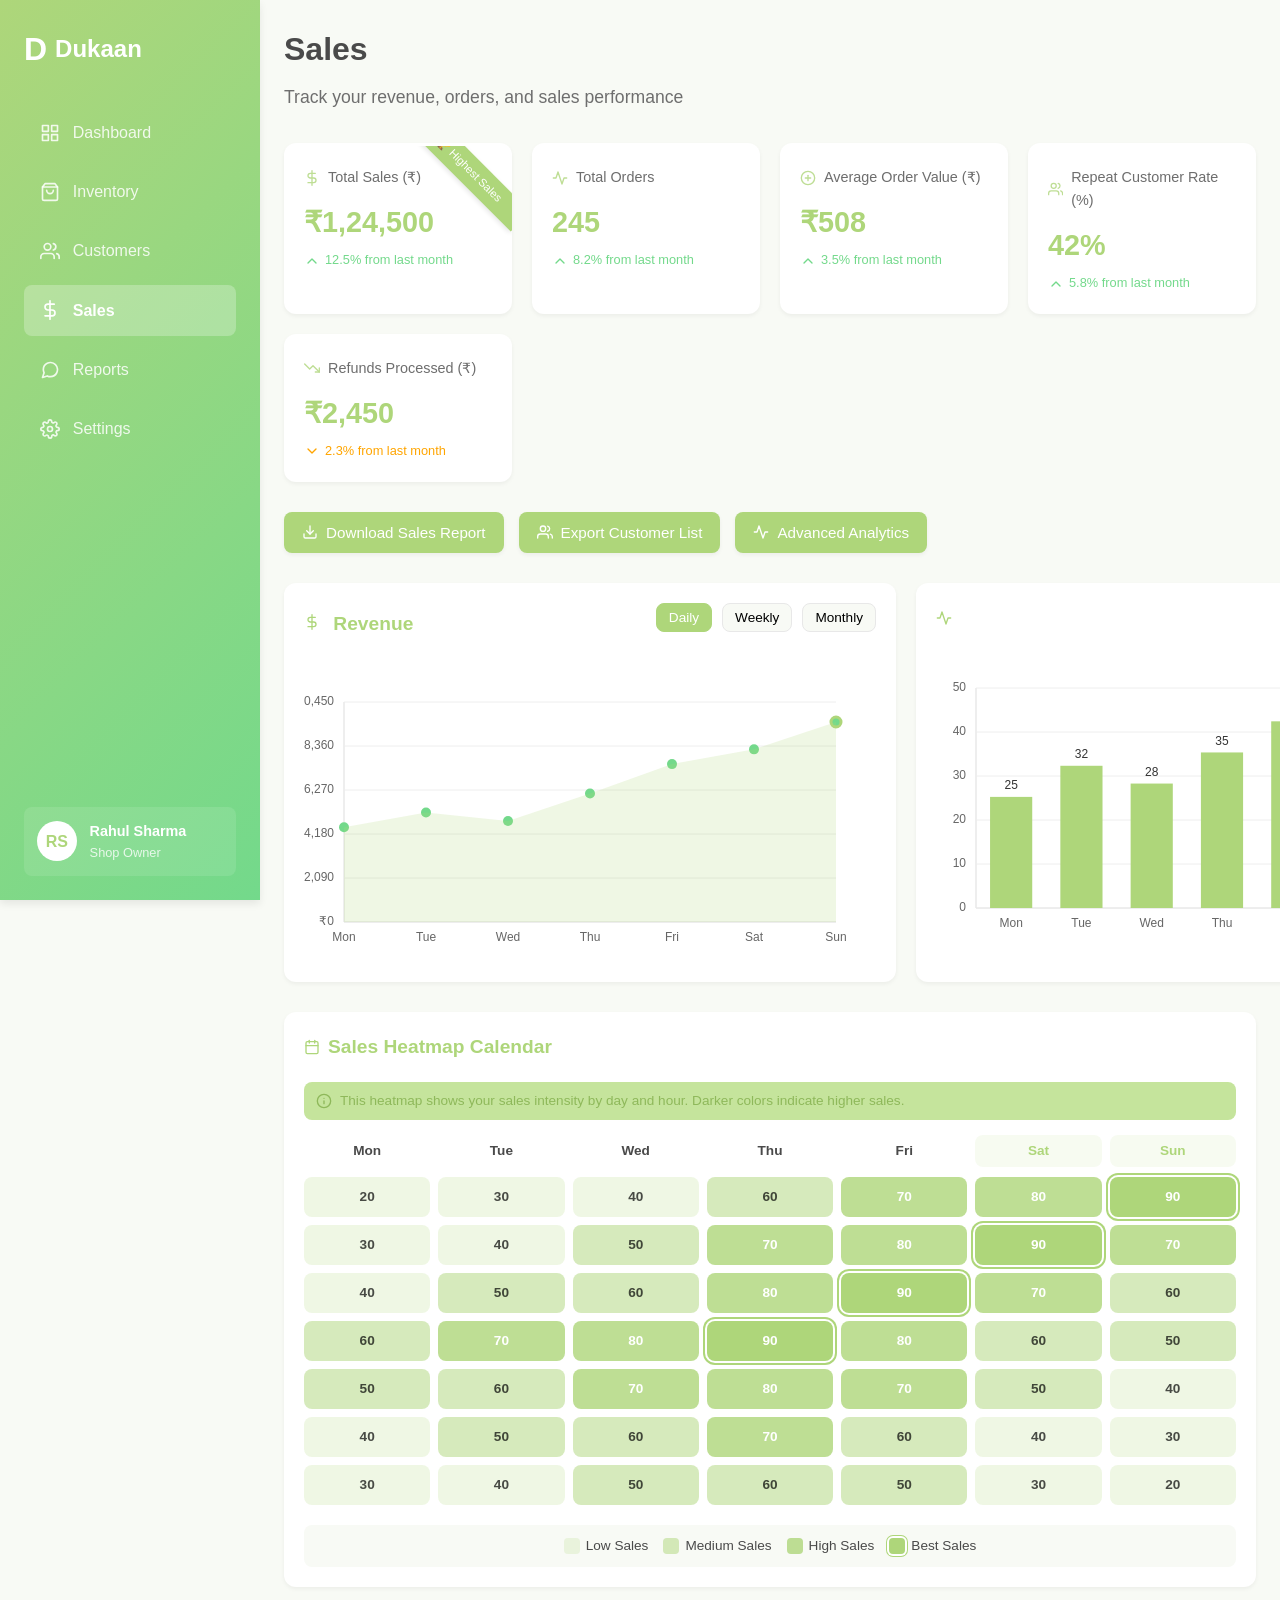
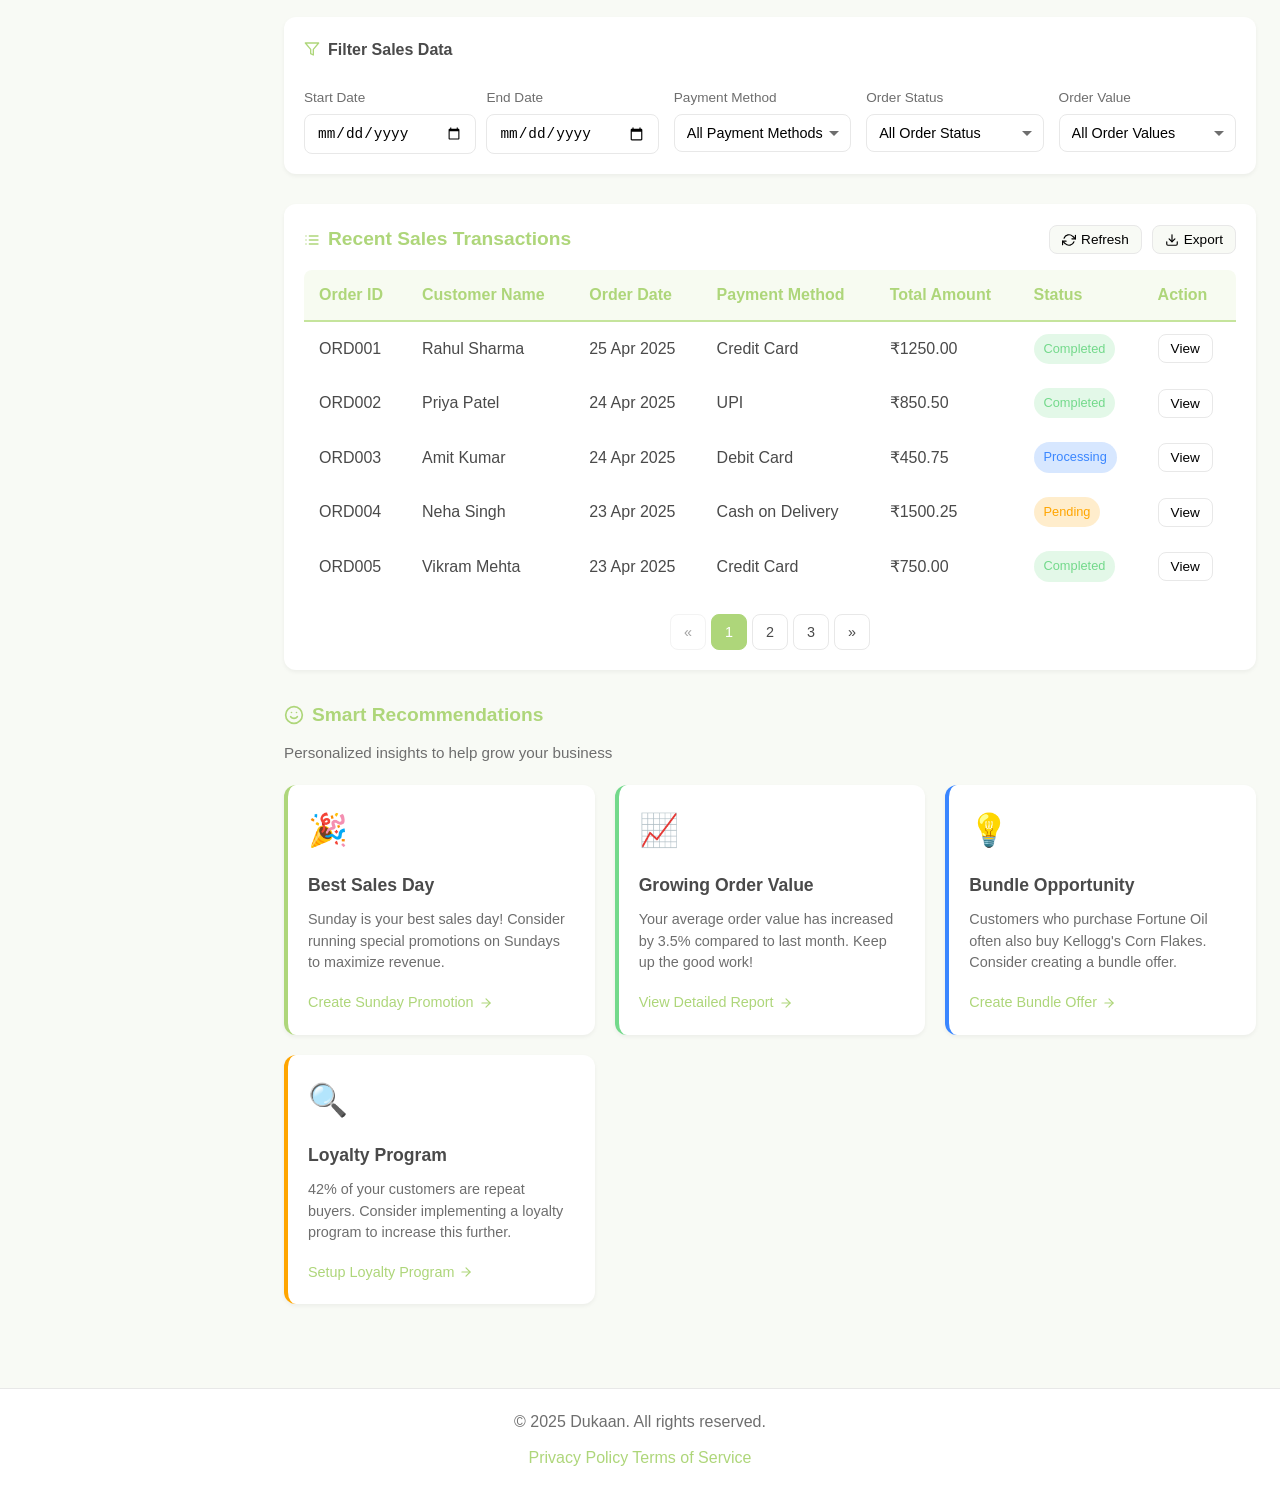
<file: Sales.html>
<!DOCTYPE html>
<html lang="en">
<head>
    <meta charset="UTF-8">
    <meta name="viewport" content="width=device-width, initial-scale=1.0">
    <title>Sales - Dukaan</title>
    <link rel="icon" href="fevicon.png" type="image/png">
    <style>
        /* Base Styles and Variables */
        :root {
            --primary-color: #AED67A;
            --primary-dark: #8EB85A;
            --primary-light: #C5E49C;
            --secondary-color: #73D98B;
            --accent-color: #FFA500;
            --text-color: #4A4A4A;
            --text-light: #6E6E6E;
            --bg-color: #F8FAF5;
            --card-bg: #FFFFFF;
            --border-color: #E8E8E8;
            --shadow-sm: 0 2px 4px rgba(0, 0, 0, 0.05);
            --shadow-md: 0 4px 8px rgba(0, 0, 0, 0.08);
            --shadow-lg: 0 8px 16px rgba(0, 0, 0, 0.1);
            --radius-sm: 8px;
            --radius-md: 12px;
            --radius-lg: 20px;
            --transition-fast: 0.2s ease;
            --transition-normal: 0.3s ease;
            --font-family: 'Segoe UI', 'Helvetica Neue', Arial, sans-serif;
        }

        /* Reset and Base Styles */
        * {
            margin: 0;
            padding: 0;
            box-sizing: border-box;
        }

        body {
            font-family: var(--font-family);
            background-color: var(--bg-color);
            color: var(--text-color);
            line-height: 1.6;
            overflow-x: hidden;
        }

        /* Typography */
        h1, h2, h3, h4, h5, h6 {
            font-weight: 600;
            margin-bottom: 0.5rem;
        }

        h1 {
            font-size: 1.8rem;
        }

        h2 {
            font-size: 1.5rem;
        }

        h3 {
            font-size: 1.2rem;
        }

        p {
            margin-bottom: 1rem;
        }

        /* Layout */
        .dashboard-container {
            display: flex;
            min-height: 100vh;
        }

        /* Sidebar - Updated to match dashboard */
        .sidebar {
            width: 260px;
            background: linear-gradient(135deg, var(--primary-color), var(--secondary-color));
            color: white;
            padding: 1.5rem;
            position: fixed;
            height: 100vh;
            left: 0;
            top: 0;
            z-index: 100;
            box-shadow: var(--shadow-md);
            transition: transform var(--transition-normal);
        }

        .sidebar-header {
            display: flex;
            align-items: center;
            margin-bottom: 2rem;
        }

        .sidebar-logo {
            font-size: 2rem;
            font-weight: bold;
            margin-right: 0.5rem;
        }

        .sidebar-title {
            font-size: 1.5rem;
            font-weight: bold;
        }

        .sidebar-nav {
            margin-top: 2rem;
        }

        .nav-item {
            margin-bottom: 0.5rem;
            list-style: none;
        }

        .nav-link {
            display: flex;
            align-items: center;
            padding: 0.8rem 1rem;
            color: rgba(255, 255, 255, 0.85);
            text-decoration: none;
            border-radius: var(--radius-sm);
            transition: all var(--transition-fast);
        }

        .nav-link:hover {
            background-color: rgba(255, 255, 255, 0.15);
            color: white;
            transform: translateX(5px);
        }

        .nav-link.active {
            background-color: rgba(255, 255, 255, 0.25);
            color: white;
            font-weight: 600;
        }

        .nav-icon {
            margin-right: 0.8rem;
            width: 20px;
            height: 20px;
        }

        .sidebar-footer {
            position: absolute;
            bottom: 1.5rem;
            width: calc(100% - 3rem);
        }

        .user-info {
            display: flex;
            align-items: center;
            padding: 0.8rem;
            background-color: rgba(255, 255, 255, 0.1);
            border-radius: var(--radius-sm);
        }

        .user-avatar {
            width: 40px;
            height: 40px;
            border-radius: 50%;
            background-color: white;
            display: flex;
            align-items: center;
            justify-content: center;
            margin-right: 0.8rem;
            font-weight: bold;
            color: var(--primary-color);
        }

        .user-name {
            font-weight: 600;
            font-size: 0.9rem;
        }

        .user-role {
            font-size: 0.8rem;
            opacity: 0.8;
        }

        /* Main Content */
        .main-content {
            flex: 1;
            padding: 1.5rem;
            margin-left: 260px;
        }

        /* Mobile Toggle Button */
        .mobile-toggle {
            display: none;
            position: fixed;
            top: 1rem;
            left: 1rem;
            z-index: 200;
            background-color: var(--primary-color);
            color: white;
            border: none;
            border-radius: 50%;
            width: 40px;
            height: 40px;
            display: flex;
            align-items: center;
            justify-content: center;
            cursor: pointer;
            box-shadow: var(--shadow-sm);
        }

        /* Dashboard Header */
        .dashboard-header {
            margin-bottom: 2rem;
        }

        .dashboard-header h1 {
            font-size: 2rem;
            margin-bottom: 0.5rem;
            color: var(--text-color);
        }

        .dashboard-header p {
            color: var(--text-light);
            font-size: 1.1rem;
        }

        /* Sales Cards */
        .sales-cards {
            display: grid;
            grid-template-columns: repeat(auto-fill, minmax(220px, 1fr));
            gap: 20px;
            margin-bottom: 30px;
        }

        .sales-card {
            background-color: var(--card-bg);
            border-radius: var(--radius-md);
            padding: 20px;
            box-shadow: var(--shadow-sm);
            transition: all var(--transition-normal);
            position: relative;
            overflow: hidden;
            border-top: 3px solid transparent;
        }

        .sales-card:hover {
            transform: translateY(-8px);
            box-shadow: var(--shadow-md);
            border-top-color: var(--primary-color);
        }

        .sales-card-title {
            font-size: 0.9rem;
            color: var(--text-color);
            margin-bottom: 10px;
            display: flex;
            align-items: center;
            opacity: 0.8;
        }

        .sales-card-title svg {
            margin-right: 8px;
            color: var(--primary-color);
        }

        .sales-card-value {
            font-size: 1.8rem;
            font-weight: bold;
            color: var(--primary-color);
            margin-bottom: 5px;
            transition: all var(--transition-normal);
        }

        .sales-card:hover .sales-card-value {
            transform: scale(1.05);
        }

        .sales-card-change {
            font-size: 0.8rem;
            display: flex;
            align-items: center;
        }

        .sales-card-change.positive {
            color: var(--secondary-color);
        }

        .sales-card-change.negative {
            color: var(--accent-color);
        }

        .sales-card-change svg {
            margin-right: 5px;
        }

        .sales-card.highlight {
            position: relative;
            overflow: hidden;
        }

        .sales-card.highlight::before {
            content: "🏆 Highest Sales";
            position: absolute;
            top: 10px;
            right: -30px;
            background-color: var(--primary-color);
            color: white;
            padding: 5px 30px;
            font-size: 0.7rem;
            transform: rotate(45deg);
            transform-origin: center;
            box-shadow: 0 2px 5px rgba(0, 0, 0, 0.1);
        }

        /* Quick Actions */
        .quick-actions {
            display: flex;
            flex-wrap: wrap;
            gap: 15px;
            margin-bottom: 30px;
        }

        .quick-action-btn {
            background-color: var(--primary-color);
            color: white;
            border: none;
            border-radius: var(--radius-sm);
            padding: 12px 18px;
            font-size: 0.95rem;
            cursor: pointer;
            display: flex;
            align-items: center;
            transition: all var(--transition-normal);
            box-shadow: var(--shadow-sm);
            position: relative;
            overflow: hidden;
        }

        .quick-action-btn:before {
            content: '';
            position: absolute;
            top: 0;
            left: -100%;
            width: 100%;
            height: 100%;
            background: rgba(255, 255, 255, 0.2);
            transition: all 0.6s ease;
        }

        .quick-action-btn:hover {
            background-color: var(--primary-dark);
            transform: translateY(-3px);
            box-shadow: var(--shadow-md);
        }

        .quick-action-btn:hover:before {
            left: 100%;
        }

        .quick-action-btn:active {
            transform: translateY(1px);
        }

        .quick-action-btn svg {
            margin-right: 8px;
        }

        /* Charts Section */
        .chart-section {
            display: grid;
            grid-template-columns: 1fr;
            gap: 20px;
            margin-bottom: 30px;
        }

        @media (min-width: 992px) {
            .chart-section {
                grid-template-columns: 2fr 1fr;
            }
        }

        .chart-container {
            background-color: var(--card-bg);
            border-radius: var(--radius-md);
            padding: 20px;
            box-shadow: var(--shadow-sm);
            transition: all var(--transition-normal);
        }

        .chart-container:hover {
            box-shadow: var(--shadow-md);
        }

        .chart-container h3 {
            margin-top: 0;
            margin-bottom: 15px;
            color: var(--primary-color);
            display: flex;
            align-items: center;
            justify-content: space-between;
        }

        .chart-container h3 svg {
            margin-right: 8px;
        }

        .chart-wrapper {
            position: relative;
            height: 300px;
            width: 100%;
        }

        .chart-toggle {
            display: flex;
            gap: 10px;
            margin-bottom: 15px;
        }

        .chart-toggle-btn {
            background-color: var(--bg-color);
            border: 1px solid var(--border-color);
            border-radius: var(--radius-sm);
            padding: 6px 12px;
            font-size: 0.85rem;
            cursor: pointer;
            transition: all var(--transition-normal);
        }

        .chart-toggle-btn.active {
            background-color: var(--primary-color);
            border-color: var(--primary-color);
            color: white;
        }

        .chart-toggle-btn:hover:not(.active) {
            background-color: rgba(174, 214, 122, 0.2);
            border-color: var(--primary-light);
        }

        /* Enhanced Heatmap Calendar */
        .heatmap-section {
            background-color: var(--card-bg);
            border-radius: var(--radius-md);
            padding: 20px;
            box-shadow: var(--shadow-sm);
            margin-bottom: 30px;
            transition: all var(--transition-normal);
        }

        .heatmap-section:hover {
            box-shadow: var(--shadow-md);
        }

        .heatmap-header {
            display: flex;
            justify-content: space-between;
            align-items: center;
            margin-bottom: 20px;
        }

        .heatmap-title {
            color: var(--primary-color);
            font-size: 1.2rem;
            font-weight: 600;
            display: flex;
            align-items: center;
        }

        .heatmap-title svg {
            margin-right: 8px;
        }

        .heatmap-info {
            background-color: var(--primary-light);
            color: var(--primary-dark);
            padding: 8px 12px;
            border-radius: var(--radius-sm);
            font-size: 0.85rem;
            display: flex;
            align-items: center;
            margin-bottom: 15px;
        }

        .heatmap-info svg {
            margin-right: 8px;
        }

        .heatmap-days {
            display: grid;
            grid-template-columns: repeat(7, 1fr);
            gap: 8px;
            margin-bottom: 10px;
        }

        .heatmap-day {
            text-align: center;
            font-weight: 600;
            font-size: 0.85rem;
            color: var(--text-color);
            padding: 5px 0;
            border-radius: var(--radius-sm);
        }

        .heatmap-day.weekend {
            color: var(--primary-color);
            background-color: rgba(174, 214, 122, 0.1);
        }

        .heatmap-grid {
            display: grid;
            grid-template-columns: repeat(7, 1fr);
            grid-template-rows: repeat(7, 40px);
            gap: 8px;
        }

        .heatmap-cell {
            border-radius: var(--radius-sm);
            display: flex;
            align-items: center;
            justify-content: center;
            font-size: 0.85rem;
            font-weight: 600;
            color: rgba(0, 0, 0, 0.7);
            transition: all var(--transition-normal);
            cursor: pointer;
            position: relative;
        }

        .heatmap-cell:hover {
            transform: scale(1.1);
            box-shadow: var(--shadow-sm);
            z-index: 10;
        }

        .heatmap-cell.low {
            background-color: rgba(174, 214, 122, 0.2);
        }

        .heatmap-cell.medium {
            background-color: rgba(174, 214, 122, 0.5);
        }

        .heatmap-cell.high {
            background-color: rgba(174, 214, 122, 0.8);
            color: white;
        }

        .heatmap-cell.best {
            background-color: var(--primary-color);
            color: white;
            box-shadow: 0 0 0 2px white, 0 0 0 4px var(--primary-color);
        }

        .heatmap-tooltip {
            position: absolute;
            top: -45px;
            left: 50%;
            transform: translateX(-50%) scale(0);
            background-color: rgba(0, 0, 0, 0.8);
            color: white;
            padding: 6px 10px;
            border-radius: var(--radius-sm);
            font-size: 0.75rem;
            white-space: nowrap;
            pointer-events: none;
            transition: transform var(--transition-fast);
            z-index: 20;
        }

        .heatmap-tooltip:after {
            content: '';
            position: absolute;
            top: 100%;
            left: 50%;
            transform: translateX(-50%);
            border-width: 5px;
            border-style: solid;
            border-color: rgba(0, 0, 0, 0.8) transparent transparent transparent;
        }

        .heatmap-cell:hover .heatmap-tooltip {
            transform: translateX(-50%) scale(1);
        }

        .heatmap-legend {
            display: flex;
            justify-content: center;
            gap: 15px;
            margin-top: 20px;
            padding: 10px;
            background-color: var(--bg-color);
            border-radius: var(--radius-sm);
        }

        .legend-item {
            display: flex;
            align-items: center;
            font-size: 0.85rem;
            color: var(--text-color);
        }

        .legend-color {
            width: 16px;
            height: 16px;
            border-radius: 4px;
            margin-right: 6px;
        }

        .legend-color.low {
            background-color: rgba(174, 214, 122, 0.2);
        }

        .legend-color.medium {
            background-color: rgba(174, 214, 122, 0.5);
        }

        .legend-color.high {
            background-color: rgba(174, 214, 122, 0.8);
        }

        .legend-color.best {
            background-color: var(--primary-color);
            box-shadow: 0 0 0 2px white, 0 0 0 3px var(--primary-color);
        }

        /* Sales Filters */
        .sales-filters {
            display: flex;
            flex-wrap: wrap;
            gap: 15px;
            margin-bottom: 30px;
            background-color: var(--card-bg);
            border-radius: var(--radius-md);
            padding: 20px;
            box-shadow: var(--shadow-sm);
        }

        .filter-title {
            width: 100%;
            font-size: 1rem;
            font-weight: 600;
            color: var(--text-color);
            margin-bottom: 10px;
            display: flex;
            align-items: center;
        }

        .filter-title svg {
            margin-right: 8px;
            color: var(--primary-color);
        }

        .date-filter {
            display: flex;
            gap: 10px;
            flex: 2;
            min-width: 300px;
        }

        .date-input {
            flex: 1;
            position: relative;
        }

        .date-input label {
            display: block;
            font-size: 0.85rem;
            color: var(--text-light);
            margin-bottom: 5px;
        }

        .date-input input {
            width: 100%;
            padding: 10px 12px;
            border: 1px solid var(--border-color);
            border-radius: var(--radius-sm);
            font-size: 0.9rem;
            transition: all var(--transition-fast);
        }

        .date-input input:focus {
            border-color: var(--primary-color);
            box-shadow: 0 0 0 2px rgba(174, 214, 122, 0.2);
            outline: none;
        }

        .filter-select {
            flex: 1;
            min-width: 150px;
            position: relative;
        }

        .filter-select label {
            display: block;
            font-size: 0.85rem;
            color: var(--text-light);
            margin-bottom: 5px;
        }

        .filter-select select {
            width: 100%;
            padding: 10px 12px;
            border: 1px solid var(--border-color);
            border-radius: var(--radius-sm);
            font-size: 0.9rem;
            background-color: white;
            appearance: none;
            transition: all var(--transition-fast);
        }

        .filter-select select:focus {
            border-color: var(--primary-color);
            box-shadow: 0 0 0 2px rgba(174, 214, 122, 0.2);
            outline: none;
        }

        .filter-select:after {
            content: '';
            position: absolute;
            right: 12px;
            top: 65%;
            width: 0;
            height: 0;
            border-left: 5px solid transparent;
            border-right: 5px solid transparent;
            border-top: 5px solid var(--text-light);
            pointer-events: none;
        }

        /* Sales Table */
        .sales-table-container {
            overflow-x: auto;
            background-color: var(--card-bg);
            border-radius: var(--radius-md);
            padding: 20px;
            box-shadow: var(--shadow-sm);
            margin-bottom: 30px;
            transition: all var(--transition-normal);
        }

        .sales-table-container:hover {
            box-shadow: var(--shadow-md);
        }

        .table-header {
            display: flex;
            justify-content: space-between;
            align-items: center;
            margin-bottom: 15px;
        }

        .table-title {
            font-size: 1.2rem;
            font-weight: 600;
            color: var(--primary-color);
            display: flex;
            align-items: center;
        }

        .table-title svg {
            margin-right: 8px;
        }

        .table-actions {
            display: flex;
            gap: 10px;
        }

        .table-action-btn {
            background-color: var(--bg-color);
            border: 1px solid var(--border-color);
            border-radius: var(--radius-sm);
            padding: 6px 12px;
            font-size: 0.85rem;
            cursor: pointer;
            display: flex;
            align-items: center;
            transition: all var(--transition-normal);
        }

        .table-action-btn svg {
            margin-right: 5px;
        }

        .table-action-btn:hover {
            background-color: var(--primary-light);
            border-color: var(--primary-color);
        }

        .sales-table {
            width: 100%;
            border-collapse: separate;
            border-spacing: 0;
        }

        .sales-table th,
        .sales-table td {
            padding: 12px 15px;
            text-align: left;
        }

        .sales-table th {
            background-color: rgba(174, 214, 122, 0.1);
            font-weight: 600;
            color: var(--primary-color);
            position: sticky;
            top: 0;
            border-bottom: 2px solid var(--primary-light);
        }

        .sales-table th:first-child {
            border-top-left-radius: var(--radius-sm);
        }

        .sales-table th:last-child {
            border-top-right-radius: var(--radius-sm);
        }

        .sales-table tr {
            transition: all var(--transition-fast);
            border-bottom: 1px solid var(--border-color);
        }

        .sales-table tr:last-child {
            border-bottom: none;
        }

        .sales-table tr:hover {
            background-color: rgba(174, 214, 122, 0.05);
            transform: translateY(-2px);
            box-shadow: 0 2px 5px rgba(0, 0, 0, 0.05);
        }

        .order-status {
            display: inline-block;
            padding: 5px 10px;
            border-radius: 20px;
            font-size: 0.8rem;
            font-weight: 500;
        }

        .order-status.completed {
            background-color: rgba(115, 217, 139, 0.2);
            color: var(--secondary-color);
        }

        .order-status.processing {
            background-color: rgba(58, 134, 255, 0.2);
            color: #3A86FF;
        }

        .order-status.pending {
            background-color: rgba(255, 165, 0, 0.2);
            color: var(--accent-color);
        }

        .order-status.cancelled {
            background-color: rgba(220, 53, 69, 0.2);
            color: #dc3545;
        }

        .view-btn {
            background-color: transparent;
            border: 1px solid var(--border-color);
            border-radius: var(--radius-sm);
            padding: 6px 12px;
            font-size: 0.85rem;
            cursor: pointer;
            transition: all var(--transition-normal);
        }

        .view-btn:hover {
            background-color: var(--primary-color);
            border-color: var(--primary-color);
            color: white;
            transform: translateY(-2px);
        }

        /* Pagination */
        .pagination {
            display: flex;
            justify-content: center;
            align-items: center;
            gap: 5px;
            margin-top: 20px;
        }

        .pagination-btn {
            width: 36px;
            height: 36px;
            display: flex;
            align-items: center;
            justify-content: center;
            border: 1px solid var(--border-color);
            border-radius: var(--radius-sm);
            background-color: var(--card-bg);
            color: var(--text-color);
            font-size: 0.9rem;
            cursor: pointer;
            transition: all var(--transition-normal);
        }

        .pagination-btn:hover {
            background-color: var(--primary-light);
            border-color: var(--primary-color);
        }

        .pagination-btn.active {
            background-color: var(--primary-color);
            border-color: var(--primary-color);
            color: white;
        }

        .pagination-btn.disabled {
            opacity: 0.5;
            cursor: not-allowed;
        }

        /* Enhanced Smart Recommendations */
        .recommendations-section {
            margin-bottom: 30px;
        }

        .recommendations-header {
            margin-bottom: 20px;
        }

        .recommendations-title {
            font-size: 1.2rem;
            font-weight: 600;
            color: var(--primary-color);
            display: flex;
            align-items: center;
            margin-bottom: 10px;
        }

        .recommendations-title svg {
            margin-right: 8px;
        }

        .recommendations-subtitle {
            color: var(--text-light);
            font-size: 0.95rem;
        }

        .recommendations-grid {
            display: grid;
            grid-template-columns: repeat(auto-fill, minmax(280px, 1fr));
            gap: 20px;
        }

        .recommendation-card {
            background-color: var(--card-bg);
            border-radius: var(--radius-md);
            padding: 20px;
            box-shadow: var(--shadow-sm);
            transition: all var(--transition-normal);
            border-left: 4px solid transparent;
            position: relative;
            overflow: hidden;
        }

        .recommendation-card:hover {
            transform: translateY(-8px);
            box-shadow: var(--shadow-md);
        }

        .recommendation-card.sales {
            border-left-color: var(--primary-color);
        }

        .recommendation-card.sales:hover {
            background-color: rgba(174, 214, 122, 0.05);
        }

        .recommendation-card.growth {
            border-left-color: var(--secondary-color);
        }

        .recommendation-card.growth:hover {
            background-color: rgba(115, 217, 139, 0.05);
        }

        .recommendation-card.bundle {
            border-left-color: #3A86FF;
        }

        .recommendation-card.bundle:hover {
            background-color: rgba(58, 134, 255, 0.05);
        }

        .recommendation-card.loyalty {
            border-left-color: var(--accent-color);
        }

        .recommendation-card.loyalty:hover {
            background-color: rgba(255, 165, 0, 0.05);
        }

        .recommendation-emoji {
            font-size: 2rem;
            margin-bottom: 15px;
            display: inline-block;
            transition: all var(--transition-normal);
        }

        .recommendation-card:hover .recommendation-emoji {
            transform: scale(1.2) rotate(10deg);
        }

        .recommendation-title {
            font-size: 1.1rem;
            font-weight: 600;
            margin-bottom: 10px;
            color: var(--text-color);
        }

        .recommendation-description {
            color: var(--text-light);
            font-size: 0.9rem;
            margin-bottom: 15px;
            line-height: 1.5;
        }

        .recommendation-action {
            display: inline-flex;
            align-items: center;
            color: var(--primary-color);
            font-size: 0.9rem;
            font-weight: 500;
            text-decoration: none;
            transition: all var(--transition-normal);
        }

        .recommendation-action svg {
            margin-left: 5px;
            transition: transform var(--transition-normal);
        }

        .recommendation-action:hover {
            color: var(--primary-dark);
        }

        .recommendation-action:hover svg {
            transform: translateX(5px);
        }

        /* Footer */
        .footer {
            background-color: var(--card-bg);
            padding: 20px;
            text-align: center;
            margin-top: 30px;
            border-top: 1px solid var(--border-color);
        }

        .footer p {
            margin-bottom: 10px;
            color: var(--text-light);
        }

        .footer a {
            color: var(--primary-color);
            text-decoration: none;
            transition: color var(--transition-fast);
        }

        .footer a:hover {
            color: var(--primary-dark);
            text-decoration: underline;
        }

        /* Responsive Styles */
        @media (max-width: 992px) {
            .sidebar {
                width: 80px;
                padding: 1.5rem 0.5rem;
            }

            .sidebar-title, .user-name, .user-role {
                display: none;
            }

            .sidebar-logo {
                margin-right: 0;
            }

            .sidebar-header {
                justify-content: center;
            }

            .nav-link {
                justify-content: center;
                padding: 0.8rem;
            }

            .nav-icon {
                margin-right: 0;
            }

            .user-info {
                justify-content: center;
                padding: 0.8rem;
            }

            .user-avatar {
                margin-right: 0;
            }

            .main-content {
                margin-left: 80px;
            }
        }

        @media (max-width: 768px) {
            .sidebar {
                transform: translateX(-100%);
            }

            .sidebar.open {
                transform: translateX(0);
            }

            .main-content {
                margin-left: 0;
            }

            .mobile-toggle {
                display: flex;
            }

            .quick-actions {
                flex-direction: column;
            }

            .sales-filters {
                flex-direction: column;
            }

            .date-filter {
                flex-direction: column;
            }

            .recommendations-grid {
                grid-template-columns: 1fr;
            }
        }

        @media (max-width: 576px) {
            .sales-cards {
                grid-template-columns: 1fr;
            }
        }
    </style>
</head>
<body>
    <!-- Mobile Toggle Button -->
    <!-- <button class="mobile-toggle" id="mobileToggle">
        <svg xmlns="http://www.w3.org/2000/svg" width="24" height="24" viewBox="0 0 24 24" fill="none" stroke="currentColor" stroke-width="2" stroke-linecap="round" stroke-linejoin="round">
            <line x1="3" y1="12" x2="21" y2="12"></line>
            <line x1="3" y1="6" x2="21" y2="6"></line>
            <line x1="3" y1="18" x2="21" y2="18"></line>
        </svg>
    </button> -->

    <!-- Sidebar -->
    <div class="sidebar" id="sidebar">
        <div class="sidebar-header">
            <div class="sidebar-logo">D</div>
            <div class="sidebar-title">Dukaan</div>
        </div>
        <ul class="sidebar-nav">
            <li class="nav-item">
                <a href="dashboard.html" class="nav-link">
                    <svg xmlns="http://www.w3.org/2000/svg" width="24" height="24" viewBox="0 0 24 24" fill="none" stroke="currentColor" stroke-width="2" stroke-linecap="round" stroke-linejoin="round" class="nav-icon">
                        <rect x="3" y="3" width="7" height="7"></rect>
                        <rect x="14" y="3" width="7" height="7"></rect>
                        <rect x="14" y="14" width="7" height="7"></rect>
                        <rect x="3" y="14" width="7" height="7"></rect>
                    </svg>
                    Dashboard
                </a>
            </li>
            <li class="nav-item">
                <a href="Inventory.html" class="nav-link">
                    <svg xmlns="http://www.w3.org/2000/svg" width="24" height="24" viewBox="0 0 24 24" fill="none" stroke="currentColor" stroke-width="2" stroke-linecap="round" stroke-linejoin="round" class="nav-icon">
                        <path d="M6 2L3 6v14a2 2 0 0 0 2 2h14a2 2 0 0 0 2-2V6l-3-4z"></path>
                        <line x1="3" y1="6" x2="21" y2="6"></line>
                        <path d="M16 10a4 4 0 0 1-8 0"></path>
                    </svg>
                    Inventory
                </a>
            </li>
            <li class="nav-item">
                <a href="#" class="nav-link">
                    <svg xmlns="http://www.w3.org/2000/svg" width="24" height="24" viewBox="0 0 24 24" fill="none" stroke="currentColor" stroke-width="2" stroke-linecap="round" stroke-linejoin="round" class="nav-icon">
                        <path d="M17 21v-2a4 4 0 0 0-4-4H5a4 4 0 0 0-4 4v2"></path>
                        <circle cx="9" cy="7" r="4"></circle>
                        <path d="M23 21v-2a4 4 0 0 0-3-3.87"></path>
                        <path d="M16 3.13a4 4 0 0 1 0 7.75"></path>
                    </svg>
                    Customers
                </a>
            </li>
            <li class="nav-item">
                <a href="Sales.html" class="nav-link active">
                    <svg xmlns="http://www.w3.org/2000/svg" width="24" height="24" viewBox="0 0 24 24" fill="none" stroke="currentColor" stroke-width="2" stroke-linecap="round" stroke-linejoin="round" class="nav-icon">
                        <line x1="12" y1="1" x2="12" y2="23"></line>
                        <path d="M17 5H9.5a3.5 3.5 0 0 0 0 7h5a3.5 3.5 0 0 1 0 7H6"></path>
                    </svg>
                    Sales
                </a>
            </li>
            <li class="nav-item">
                <a href="Reports.html" class="nav-link">
                    <svg xmlns="http://www.w3.org/2000/svg" width="24" height="24" viewBox="0 0 24 24" fill="none" stroke="currentColor" stroke-width="2" stroke-linecap="round" stroke-linejoin="round" class="nav-icon">
                        <path d="M21 11.5a8.38 8.38 0 0 1-.9 3.8 8.5 8.5 0 0 1-7.6 4.7 8.38 8.38 0 0 1-3.8-.9L3 21l1.9-5.7a8.38 8.38 0 0 1-.9-3.8 8.5 8.5 0 0 1 4.7-7.6 8.38 8.38 0 0 1 3.8-.9h.5a8.48 8.48 0 0 1 8 8v.5z"></path>
                    </svg>
                    Reports
                </a>
            </li>
            <li class="nav-item">
                <a href="#" class="nav-link">
                    <svg xmlns="http://www.w3.org/2000/svg" width="24" height="24" viewBox="0 0 24 24" fill="none" stroke="currentColor" stroke-width="2" stroke-linecap="round" stroke-linejoin="round" class="nav-icon">
                        <circle cx="12" cy="12" r="3"></circle>
                        <path d="M19.4 15a1.65 1.65 0 0 0 .33 1.82l.06.06a2 2 0 0 1 0 2.83 2 2 0 0 1-2.83 0l-.06-.06a1.65 1.65 0 0 0-1.82-.33 1.65 1.65 0 0 0-1 1.51V21a2 2 0 0 1-2 2 2 2 0 0 1-2-2v-.09A1.65 1.65 0 0 0 9 19.4a1.65 1.65 0 0 0-1.82.33l-.06.06a2 2 0 0 1-2.83 0 2 2 0 0 1 0-2.83l.06-.06a1.65 1.65 0 0 0 .33-1.82 1.65 1.65 0 0 0-1.51-1H3a2 2 0 0 1-2-2 2 2 0 0 1 2-2h.09A1.65 1.65 0 0 0 4.6 9a1.65 1.65 0 0 0-.33-1.82l-.06-.06a2 2 0 0 1 0-2.83 2 2 0 0 1 2.83 0l.06.06a1.65 1.65 0 0 0 1.82.33H9a1.65 1.65 0 0 0 1-1.51V3a2 2 0 0 1 2-2 2 2 0 0 1 2 2v.09a1.65 1.65 0 0 0 1 1.51 1.65 1.65 0 0 0 1.82-.33l.06-.06a2 2 0 0 1 2.83 0 2 2 0 0 1 0 2.83l-.06.06a1.65 1.65 0 0 0-.33 1.82V9a1.65 1.65 0 0 0 1.51 1H21a2 2 0 0 1 2 2 2 2 0 0 1-2 2h-.09a1.65 1.65 0 0 0-1.51 1z"></path>
                    </svg>
                    Settings
                </a>
            </li>
        </ul>
        <div class="sidebar-footer">
            <div class="user-info">
                <div class="user-avatar">RS</div>
                <div class="user-details">
                    <div class="user-name">Rahul Sharma</div>
                    <div class="user-role">Shop Owner</div>
                </div>
            </div>
        </div>
    </div>

    <!-- Main Content -->
    <div class="main-content">
        <div class="dashboard-header">
            <h1>Sales</h1>
            <p>Track your revenue, orders, and sales performance</p>
        </div>

        <!-- Sales Summary Section -->
        <section class="sales-cards">
            <div class="sales-card highlight">
                <div class="sales-card-title">
                    <svg xmlns="http://www.w3.org/2000/svg" width="16" height="16" viewBox="0 0 24 24" fill="none" stroke="currentColor" stroke-width="2" stroke-linecap="round" stroke-linejoin="round">
                        <line x1="12" y1="1" x2="12" y2="23"></line>
                        <path d="M17 5H9.5a3.5 3.5 0 0 0 0 7h5a3.5 3.5 0 0 1 0 7H6"></path>
                    </svg>
                    Total Sales (₹)
                </div>
                <div class="sales-card-value">₹1,24,500</div>
                <div class="sales-card-change positive">
                    <svg xmlns="http://www.w3.org/2000/svg" width="16" height="16" viewBox="0 0 24 24" fill="none" stroke="currentColor" stroke-width="2" stroke-linecap="round" stroke-linejoin="round">
                        <polyline points="18 15 12 9 6 15"></polyline>
                    </svg>
                    12.5% from last month
                </div>
            </div>

            <div class="sales-card">
                <div class="sales-card-title">
                    <svg xmlns="http://www.w3.org/2000/svg" width="16" height="16" viewBox="0 0 24 24" fill="none" stroke="currentColor" stroke-width="2" stroke-linecap="round" stroke-linejoin="round">
                        <path d="M22 12h-4l-3 9L9 3l-3 9H2"></path>
                    </svg>
                    Total Orders
                </div>
                <div class="sales-card-value">245</div>
                <div class="sales-card-change positive">
                    <svg xmlns="http://www.w3.org/2000/svg" width="16" height="16" viewBox="0 0 24 24" fill="none" stroke="currentColor" stroke-width="2" stroke-linecap="round" stroke-linejoin="round">
                        <polyline points="18 15 12 9 6 15"></polyline>
                    </svg>
                    8.2% from last month
                </div>
            </div>

            <div class="sales-card">
                <div class="sales-card-title">
                    <svg xmlns="http://www.w3.org/2000/svg" width="16" height="16" viewBox="0 0 24 24" fill="none" stroke="currentColor" stroke-width="2" stroke-linecap="round" stroke-linejoin="round">
                        <circle cx="12" cy="12" r="10"></circle>
                        <line x1="12" y1="8" x2="12" y2="16"></line>
                        <line x1="8" y1="12" x2="16" y2="12"></line>
                    </svg>
                    Average Order Value (₹)
                </div>
                <div class="sales-card-value">₹508</div>
                <div class="sales-card-change positive">
                    <svg xmlns="http://www.w3.org/2000/svg" width="16" height="16" viewBox="0 0 24 24" fill="none" stroke="currentColor" stroke-width="2" stroke-linecap="round" stroke-linejoin="round">
                        <polyline points="18 15 12 9 6 15"></polyline>
                    </svg>
                    3.5% from last month
                </div>
            </div>

            <div class="sales-card">
                <div class="sales-card-title">
                    <svg xmlns="http://www.w3.org/2000/svg" width="16" height="16" viewBox="0 0 24 24" fill="none" stroke="currentColor" stroke-width="2" stroke-linecap="round" stroke-linejoin="round">
                        <path d="M17 21v-2a4 4 0 0 0-4-4H5a4 4 0 0 0-4 4v2"></path>
                        <circle cx="9" cy="7" r="4"></circle>
                        <path d="M23 21v-2a4 4 0 0 0-3-3.87"></path>
                        <path d="M16 3.13a4 4 0 0 1 0 7.75"></path>
                    </svg>
                    Repeat Customer Rate (%)
                </div>
                <div class="sales-card-value">42%</div>
                <div class="sales-card-change positive">
                    <svg xmlns="http://www.w3.org/2000/svg" width="16" height="16" viewBox="0 0 24 24" fill="none" stroke="currentColor" stroke-width="2" stroke-linecap="round" stroke-linejoin="round">
                        <polyline points="18 15 12 9 6 15"></polyline>
                    </svg>
                    5.8% from last month
                </div>
            </div>

            <div class="sales-card">
                <div class="sales-card-title">
                    <svg xmlns="http://www.w3.org/2000/svg" width="16" height="16" viewBox="0 0 24 24" fill="none" stroke="currentColor" stroke-width="2" stroke-linecap="round" stroke-linejoin="round">
                        <polyline points="23 18 13.5 8.5 8.5 13.5 1 6"></polyline>
                        <polyline points="17 18 23 18 23 12"></polyline>
                    </svg>
                    Refunds Processed (₹)
                </div>
                <div class="sales-card-value">₹2,450</div>
                <div class="sales-card-change negative">
                    <svg xmlns="http://www.w3.org/2000/svg" width="16" height="16" viewBox="0 0 24 24" fill="none" stroke="currentColor" stroke-width="2" stroke-linecap="round" stroke-linejoin="round">
                        <polyline points="6 9 12 15 18 9"></polyline>
                    </svg>
                    2.3% from last month
                </div>
            </div>
        </section>

        <!-- Quick Actions Section -->
        <section class="quick-actions">
            <button class="quick-action-btn" onclick="downloadSalesReport()">
                <svg xmlns="http://www.w3.org/2000/svg" width="16" height="16" viewBox="0 0 24 24" fill="none" stroke="currentColor" stroke-width="2" stroke-linecap="round" stroke-linejoin="round">
                    <path d="M21 15v4a2 2 0 0 1-2 2H5a2 2 0 0 1-2-2v-4"></path>
                    <polyline points="7 10 12 15 17 10"></polyline>
                    <line x1="12" y1="15" x2="12" y2="3"></line>
                </svg>
                Download Sales Report
            </button>
            <button class="quick-action-btn" onclick="exportCustomerList()">
                <svg xmlns="http://www.w3.org/2000/svg" width="16" height="16" viewBox="0 0 24 24" fill="none" stroke="currentColor" stroke-width="2" stroke-linecap="round" stroke-linejoin="round">
                    <path d="M17 21v-2a4 4 0 0 0-4-4H5a4 4 0 0 0-4 4v2"></path>
                    <circle cx="9" cy="7" r="4"></circle>
                    <path d="M23 21v-2a4 4 0 0 0-3-3.87"></path>
                    <path d="M16 3.13a4 4 0 0 1 0 7.75"></path>
                </svg>
                Export Customer List
            </button>
            <button class="quick-action-btn" onclick="showSalesAnalytics()">
                <svg xmlns="http://www.w3.org/2000/svg" width="16" height="16" viewBox="0 0 24 24" fill="none" stroke="currentColor" stroke-width="2" stroke-linecap="round" stroke-linejoin="round">
                    <polyline points="22 12 18 12 15 21 9 3 6 12 2 12"></polyline>
                </svg>
                Advanced Analytics
            </button>
        </section>

        <!-- Sales Performance Charts Section -->
        <section class="chart-section">
            <div class="chart-container">
                <h3>
                    <div>
                        <svg xmlns="http://www.w3.org/2000/svg" width="16" height="16" viewBox="0 0 24 24" fill="none" stroke="currentColor" stroke-width="2" stroke-linecap="round" stroke-linejoin="round">
                            <line x1="12" y1="1" x2="12" y2="23"></line>
                            <path d="M17 5H9.5a3.5 3.5 0 0 0 0 7h5a3.5 3.5 0 0 1 0 7H6"></path>
                        </svg>
                        Revenue
                    </div>
                    <div class="chart-toggle">
                        <button class="chart-toggle-btn active" data-period="daily" onclick="updateRevenueChart('daily')">Daily</button>
                        <button class="chart-toggle-btn" data-period="weekly" onclick="updateRevenueChart('weekly')">Weekly</button>
                        <button class="chart-toggle-btn" data-period="monthly" onclick="updateRevenueChart('monthly')">Monthly</button>
                    </div>
                </h3>
                <div class="chart-wrapper">
                    <canvas id="revenueChart"></canvas>
                </div>
            </div>
            <div class="chart-container">
                <h3>
                    <svg xmlns="http://www.w3.org/2000/svg" width="16" height="16" viewBox="0 0 24 24" fill="none" stroke="currentColor" stroke-width="2" stroke-linecap="round" stroke-linejoin="round">
                        <path d="M22 12h-4l-3 9L9 3l-3 9H2"></path>
                    </svg>
                    Orders
                </h3>
                <div class="chart-wrapper">
                    <canvas id="ordersChart"></canvas>
                </div>
            </div>
        </section>

        <!-- Enhanced Heatmap Calendar -->
        <section class="heatmap-section">
            <div class="heatmap-header">
                <div class="heatmap-title">
                    <svg xmlns="http://www.w3.org/2000/svg" width="16" height="16" viewBox="0 0 24 24" fill="none" stroke="currentColor" stroke-width="2" stroke-linecap="round" stroke-linejoin="round">
                        <rect x="3" y="4" width="18" height="18" rx="2" ry="2"></rect>
                        <line x1="16" y1="2" x2="16" y2="6"></line>
                        <line x1="8" y1="2" x2="8" y2="6"></line>
                        <line x1="3" y1="10" x2="21" y2="10"></line>
                    </svg>
                    Sales Heatmap Calendar
                </div>
            </div>
            <div class="heatmap-info">
                <svg xmlns="http://www.w3.org/2000/svg" width="16" height="16" viewBox="0 0 24 24" fill="none" stroke="currentColor" stroke-width="2" stroke-linecap="round" stroke-linejoin="round">
                    <circle cx="12" cy="12" r="10"></circle>
                    <line x1="12" y1="16" x2="12" y2="12"></line>
                    <line x1="12" y1="8" x2="12.01" y2="8"></line>
                </svg>
                This heatmap shows your sales intensity by day and hour. Darker colors indicate higher sales.
            </div>
            <div class="heatmap-days" id="daysOfWeek">
                <div class="heatmap-day">Mon</div>
                <div class="heatmap-day">Tue</div>
                <div class="heatmap-day">Wed</div>
                <div class="heatmap-day">Thu</div>
                <div class="heatmap-day">Fri</div>
                <div class="heatmap-day weekend">Sat</div>
                <div class="heatmap-day weekend">Sun</div>
            </div>
            <div class="heatmap-grid" id="salesHeatmap"></div>
            <div class="heatmap-legend">
                <div class="legend-item">
                    <div class="legend-color low"></div>
                    <span>Low Sales</span>
                </div>
                <div class="legend-item">
                    <div class="legend-color medium"></div>
                    <span>Medium Sales</span>
                </div>
                <div class="legend-item">
                    <div class="legend-color high"></div>
                    <span>High Sales</span>
                </div>
                <div class="legend-item">
                    <div class="legend-color best"></div>
                    <span>Best Sales</span>
                </div>
            </div>
        </section>

        <!-- Sales Filters Section -->
        <section class="sales-filters">
            <div class="filter-title">
                <svg xmlns="http://www.w3.org/2000/svg" width="16" height="16" viewBox="0 0 24 24" fill="none" stroke="currentColor" stroke-width="2" stroke-linecap="round" stroke-linejoin="round">
                    <polygon points="22 3 2 3 10 12.46 10 19 14 21 14 12.46 22 3"></polygon>
                </svg>
                Filter Sales Data
            </div>
            <div class="date-filter">
                <div class="date-input">
                    <label for="startDate">Start Date</label>
                    <input type="date" id="startDate" onchange="filterSales()">
                </div>
                <div class="date-input">
                    <label for="endDate">End Date</label>
                    <input type="date" id="endDate" onchange="filterSales()">
                </div>
            </div>
            <div class="filter-select">
                <label for="paymentMethodFilter">Payment Method</label>
                <select id="paymentMethodFilter" onchange="filterSales()">
                    <option value="">All Payment Methods</option>
                    <option value="Credit Card">Credit Card</option>
                    <option value="Debit Card">Debit Card</option>
                    <option value="UPI">UPI</option>
                    <option value="Cash on Delivery">Cash on Delivery</option>
                </select>
            </div>
            <div class="filter-select">
                <label for="orderStatusFilter">Order Status</label>
                <select id="orderStatusFilter" onchange="filterSales()">
                    <option value="">All Order Status</option>
                    <option value="Completed">Completed</option>
                    <option value="Processing">Processing</option>
                    <option value="Pending">Pending</option>
                    <option value="Cancelled">Cancelled</option>
                </select>
            </div>
            <div class="filter-select">
                <label for="valueFilter">Order Value</label>
                <select id="valueFilter" onchange="filterSales()">
                    <option value="">All Order Values</option>
                    <option value="high">High Value (>₹1000)</option>
                    <option value="medium">Medium Value (₹500-₹1000)</option>
                    <option value="low">Low Value (<₹500)</option>
                </select>
            </div>
        </section>

        <!-- Sales Breakdown Table -->
        <section class="sales-table-container">
            <div class="table-header">
                <div class="table-title">
                    <svg xmlns="http://www.w3.org/2000/svg" width="16" height="16" viewBox="0 0 24 24" fill="none" stroke="currentColor" stroke-width="2" stroke-linecap="round" stroke-linejoin="round">
                        <line x1="8" y1="6" x2="21" y2="6"></line>
                        <line x1="8" y1="12" x2="21" y2="12"></line>
                        <line x1="8" y1="18" x2="21" y2="18"></line>
                        <line x1="3" y1="6" x2="3.01" y2="6"></line>
                        <line x1="3" y1="12" x2="3.01" y2="12"></line>
                        <line x1="3" y1="18" x2="3.01" y2="18"></line>
                    </svg>
                    Recent Sales Transactions
                </div>
                <div class="table-actions">
                    <button class="table-action-btn" onclick="refreshSalesTable()">
                        <svg xmlns="http://www.w3.org/2000/svg" width="14" height="14" viewBox="0 0 24 24" fill="none" stroke="currentColor" stroke-width="2" stroke-linecap="round" stroke-linejoin="round">
                            <path d="M23 4v6h-6"></path>
                            <path d="M1 20v-6h6"></path>
                            <path d="M3.51 9a9 9 0 0 1 14.85-3.36L23 10"></path>
                            <path d="M20.49 15a9 9 0 0 1-14.85 3.36L1 14"></path>
                        </svg>
                        Refresh
                    </button>
                    <button class="table-action-btn" onclick="exportTableData()">
                        <svg xmlns="http://www.w3.org/2000/svg" width="14" height="14" viewBox="0 0 24 24" fill="none" stroke="currentColor" stroke-width="2" stroke-linecap="round" stroke-linejoin="round">
                            <path d="M21 15v4a2 2 0 0 1-2 2H5a2 2 0 0 1-2-2v-4"></path>
                            <polyline points="7 10 12 15 17 10"></polyline>
                            <line x1="12" y1="15" x2="12" y2="3"></line>
                        </svg>
                        Export
                    </button>
                </div>
            </div>
            <table class="sales-table">
                <thead>
                    <tr>
                        <th>Order ID</th>
                        <th>Customer Name</th>
                        <th>Order Date</th>
                        <th>Payment Method</th>
                        <th>Total Amount</th>
                        <th>Status</th>
                        <th>Action</th>
                    </tr>
                </thead>
                <tbody id="salesTableBody">
                    <!-- Sales rows will be dynamically inserted here -->
                </tbody>
            </table>
            <div class="pagination" id="salesPagination">
                <!-- Pagination will be dynamically inserted here -->
            </div>
        </section>

        <!-- Enhanced Smart Recommendations -->
        <section class="recommendations-section">
            <div class="recommendations-header">
                <div class="recommendations-title">
                    <svg xmlns="http://www.w3.org/2000/svg" width="20" height="20" viewBox="0 0 24 24" fill="none" stroke="currentColor" stroke-width="2" stroke-linecap="round" stroke-linejoin="round">
                        <circle cx="12" cy="12" r="10"></circle>
                        <path d="M8 14s1.5 2 4 2 4-2 4-2"></path>
                        <line x1="9" y1="9" x2="9.01" y2="9"></line>
                        <line x1="15" y1="9" x2="15.01" y2="9"></line>
                    </svg>
                    Smart Recommendations
                </div>
                <div class="recommendations-subtitle">
                    Personalized insights to help grow your business
                </div>
            </div>
            <div class="recommendations-grid">
                <div class="recommendation-card sales">
                    <span class="recommendation-emoji">🎉</span>
                    <h4 class="recommendation-title">Best Sales Day</h4>
                    <p class="recommendation-description">Sunday is your best sales day! Consider running special promotions on Sundays to maximize revenue.</p>
                    <a href="#" class="recommendation-action" onclick="createSundayPromotion()">
                        Create Sunday Promotion
                        <svg xmlns="http://www.w3.org/2000/svg" width="14" height="14" viewBox="0 0 24 24" fill="none" stroke="currentColor" stroke-width="2" stroke-linecap="round" stroke-linejoin="round">
                            <line x1="5" y1="12" x2="19" y2="12"></line>
                            <polyline points="12 5 19 12 12 19"></polyline>
                        </svg>
                    </a>
                </div>
                <div class="recommendation-card growth">
                    <span class="recommendation-emoji">📈</span>
                    <h4 class="recommendation-title">Growing Order Value</h4>
                    <p class="recommendation-description">Your average order value has increased by 3.5% compared to last month. Keep up the good work!</p>
                    <a href="#" class="recommendation-action" onclick="viewOrderValueReport()">
                        View Detailed Report
                        <svg xmlns="http://www.w3.org/2000/svg" width="14" height="14" viewBox="0 0 24 24" fill="none" stroke="currentColor" stroke-width="2" stroke-linecap="round" stroke-linejoin="round">
                            <line x1="5" y1="12" x2="19" y2="12"></line>
                            <polyline points="12 5 19 12 12 19"></polyline>
                        </svg>
                    </a>
                </div>
                <div class="recommendation-card bundle">
                    <span class="recommendation-emoji">💡</span>
                    <h4 class="recommendation-title">Bundle Opportunity</h4>
                    <p class="recommendation-description">Customers who purchase Fortune Oil often also buy Kellogg's Corn Flakes. Consider creating a bundle offer.</p>
                    <a href="#" class="recommendation-action" onclick="createBundleOffer()">
                        Create Bundle Offer
                        <svg xmlns="http://www.w3.org/2000/svg" width="14" height="14" viewBox="0 0 24 24" fill="none" stroke="currentColor" stroke-width="2" stroke-linecap="round" stroke-linejoin="round">
                            <line x1="5" y1="12" x2="19" y2="12"></line>
                            <polyline points="12 5 19 12 12 19"></polyline>
                        </svg>
                    </a>
                </div>
                <div class="recommendation-card loyalty">
                    <span class="recommendation-emoji">🔍</span>
                    <h4 class="recommendation-title">Loyalty Program</h4>
                    <p class="recommendation-description">42% of your customers are repeat buyers. Consider implementing a loyalty program to increase this further.</p>
                    <a href="#" class="recommendation-action" onclick="setupLoyaltyProgram()">
                        Setup Loyalty Program
                        <svg xmlns="http://www.w3.org/2000/svg" width="14" height="14" viewBox="0 0 24 24" fill="none" stroke="currentColor" stroke-width="2" stroke-linecap="round" stroke-linejoin="round">
                            <line x1="5" y1="12" x2="19" y2="12"></line>
                            <polyline points="12 5 19 12 12 19"></polyline>
                        </svg>
                    </a>
                </div>
            </div>
        </section>
    </div>

    <footer class="footer">
        <div class="container-fluid">
            <p class="mb-1">&copy; 2025 Dukaan. All rights reserved.</p>
            <div class="text-muted small">
                <a href="#" class="text-decoration-none me-3">Privacy Policy</a>
                <a href="#" class="text-decoration-none">Terms of Service</a>
            </div>
        </div>
    </footer>

    <script>
        // Mobile navigation toggle
        document.addEventListener('DOMContentLoaded', function() {
            const mobileToggle = document.getElementById('mobileToggle');
            const sidebar = document.getElementById('sidebar');

            if (mobileToggle) {
                mobileToggle.addEventListener('click', function() {
                    sidebar.classList.toggle('open');
                });
            }

            document.addEventListener('click', function(e) {
                if (window.innerWidth <= 768 && 
                    !e.target.closest('#sidebar') && 
                    !e.target.closest('#mobileToggle')) {
                    sidebar.classList.remove('open');
                }
            });

            // Initialize charts and data
            initRevenueChart();
            initOrdersChart();
            initSalesHeatmap();
            loadSalesData();
            setupPagination();
        });

        // Sample sales data
        const salesData = [
            { id: 'ORD001', customer: 'Rahul Sharma', date: '2025-04-25', payment: 'Credit Card', amount: 1250.00, status: 'Completed' },
            { id: 'ORD002', customer: 'Priya Patel', date: '2025-04-24', payment: 'UPI', amount: 850.50, status: 'Completed' },
            { id: 'ORD003', customer: 'Amit Kumar', date: '2025-04-24', payment: 'Debit Card', amount: 450.75, status: 'Processing' },
            { id: 'ORD004', customer: 'Neha Singh', date: '2025-04-23', payment: 'Cash on Delivery', amount: 1500.25, status: 'Pending' },
            { id: 'ORD005', customer: 'Vikram Mehta', date: '2025-04-23', payment: 'Credit Card', amount: 750.00, status: 'Completed' },
            { id: 'ORD006', customer: 'Anjali Gupta', date: '2025-04-22', payment: 'UPI', amount: 350.50, status: 'Cancelled' },
            { id: 'ORD007', customer: 'Rajesh Verma', date: '2025-04-22', payment: 'Debit Card', amount: 1100.00, status: 'Completed' },
            { id: 'ORD008', customer: 'Sunita Jain', date: '2025-04-21', payment: 'Credit Card', amount: 650.25, status: 'Processing' },
            { id: 'ORD009', customer: 'Deepak Sharma', date: '2025-04-21', payment: 'UPI', amount: 950.75, status: 'Completed' },
            { id: 'ORD010', customer: 'Meera Patel', date: '2025-04-20', payment: 'Cash on Delivery', amount: 550.00, status: 'Pending' },
            { id: 'ORD011', customer: 'Sanjay Gupta', date: '2025-04-20', payment: 'Credit Card', amount: 1750.50, status: 'Completed' },
            { id: 'ORD012', customer: 'Ananya Singh', date: '2025-04-19', payment: 'UPI', amount: 450.25, status: 'Processing' },
            { id: 'ORD013', customer: 'Karan Malhotra', date: '2025-04-19', payment: 'Debit Card', amount: 850.75, status: 'Completed' },
            { id: 'ORD014', customer: 'Pooja Sharma', date: '2025-04-18', payment: 'Cash on Delivery', amount: 350.00, status: 'Pending' },
            { id: 'ORD015', customer: 'Ravi Kumar', date: '2025-04-18', payment: 'Credit Card', amount: 1250.25, status: 'Completed' }
        ];

        // Pagination variables
        let currentPage = 1;
        const itemsPerPage = 5;

        // Load sales data into the table with pagination
        function loadSalesData() {
            const tableBody = document.getElementById('salesTableBody');
            tableBody.innerHTML = '';
            
            const filteredSales = filterSalesData();
            const paginatedSales = paginateSales(filteredSales);
            
            if (paginatedSales.length === 0) {
                const row = document.createElement('tr');
                row.innerHTML = `<td colspan="7" style="text-align: center;">No sales data found matching your filters.</td>`;
                tableBody.appendChild(row);
                return;
            }
            
            paginatedSales.forEach(sale => {
                const row = document.createElement('tr');
                
                // Determine status class
                let statusClass = '';
                if (sale.status === 'Completed') {
                    statusClass = 'completed';
                } else if (sale.status === 'Processing') {
                    statusClass = 'processing';
                } else if (sale.status === 'Pending') {
                    statusClass = 'pending';
                } else if (sale.status === 'Cancelled') {
                    statusClass = 'cancelled';
                }
                
                row.innerHTML = `
                    <td>${sale.id}</td>
                    <td>${sale.customer}</td>
                    <td>${formatDate(sale.date)}</td>
                    <td>${sale.payment}</td>
                    <td>₹${sale.amount.toFixed(2)}</td>
                    <td><span class="order-status ${statusClass}">${sale.status}</span></td>
                    <td><button class="view-btn" onclick="viewOrder('${sale.id}')">View</button></td>
                `;
                
                tableBody.appendChild(row);
            });
            
            setupPagination();
        }

        // Paginate sales data
        function paginateSales(sales) {
            const startIndex = (currentPage - 1) * itemsPerPage;
            return sales.slice(startIndex, startIndex + itemsPerPage);
        }

        // Setup pagination controls
        function setupPagination() {
            const paginationElement = document.getElementById('salesPagination');
            paginationElement.innerHTML = '';
            
            const filteredSales = filterSalesData();
            const totalPages = Math.ceil(filteredSales.length / itemsPerPage);
            
            if (totalPages <= 1) {
                return;
            }
            
            // Previous button
            const prevButton = document.createElement('button');
            prevButton.className = `pagination-btn ${currentPage === 1 ? 'disabled' : ''}`;
            prevButton.innerHTML = '&laquo;';
            prevButton.disabled = currentPage === 1;
            prevButton.addEventListener('click', () => {
                if (currentPage > 1) {
                    currentPage--;
                    loadSalesData();
                }
            });
            paginationElement.appendChild(prevButton);
            
            // Page buttons
            for (let i = 1; i <= totalPages; i++) {
                const pageButton = document.createElement('button');
                pageButton.className = `pagination-btn ${i === currentPage ? 'active' : ''}`;
                pageButton.textContent = i;
                pageButton.addEventListener('click', () => {
                    currentPage = i;
                    loadSalesData();
                });
                paginationElement.appendChild(pageButton);
            }
            
            // Next button
            const nextButton = document.createElement('button');
            nextButton.className = `pagination-btn ${currentPage === totalPages ? 'disabled' : ''}`;
            nextButton.innerHTML = '&raquo;';
            nextButton.disabled = currentPage === totalPages;
            nextButton.addEventListener('click', () => {
                if (currentPage < totalPages) {
                    currentPage++;
                    loadSalesData();
                }
            });
            paginationElement.appendChild(nextButton);
        }

        // Filter sales data based on filters
        function filterSalesData() {
            const startDate = document.getElementById('startDate').value;
            const endDate = document.getElementById('endDate').value;
            const paymentMethod = document.getElementById('paymentMethodFilter').value;
            const orderStatus = document.getElementById('orderStatusFilter').value;
            const valueFilter = document.getElementById('valueFilter').value;
            
            let filteredSales = [...salesData];
            
            // Apply date filter
            if (startDate && endDate) {
                filteredSales = filteredSales.filter(sale => 
                    sale.date >= startDate && sale.date <= endDate
                );
            }
            
            // Apply payment method filter
            if (paymentMethod) {
                filteredSales = filteredSales.filter(sale => 
                    sale.payment === paymentMethod
                );
            }
            
            // Apply order status filter
            if (orderStatus) {
                filteredSales = filteredSales.filter(sale => 
                    sale.status === orderStatus
                );
            }
            
            // Apply value filter
            if (valueFilter) {
                if (valueFilter === 'high') {
                    filteredSales = filteredSales.filter(sale => sale.amount > 1000);
                } else if (valueFilter === 'medium') {
                    filteredSales = filteredSales.filter(sale => sale.amount >= 500 && sale.amount <= 1000);
                } else if (valueFilter === 'low') {
                    filteredSales = filteredSales.filter(sale => sale.amount < 500);
                }
            }
            
            return filteredSales;
        }

        // Filter sales (triggered by filter changes)
        function filterSales() {
            currentPage = 1; // Reset to first page when filtering
            loadSalesData();
        }

        // Initialize revenue chart
        function initRevenueChart() {
            const canvas = document.getElementById('revenueChart');
            const ctx = canvas.getContext('2d');
            
            // Sample data for daily revenue
            const dailyRevenue = [
                { day: 'Mon', revenue: 4500 },
                { day: 'Tue', revenue: 5200 },
                { day: 'Wed', revenue: 4800 },
                { day: 'Thu', revenue: 6100 },
                { day: 'Fri', revenue: 7500 },
                { day: 'Sat', revenue: 8200 },
                { day: 'Sun', revenue: 9500 }
            ];
            
            // Set canvas dimensions
            canvas.width = canvas.parentElement.clientWidth;
            canvas.height = canvas.parentElement.clientHeight;
            
            // Calculate scales
            const padding = 40;
            const chartWidth = canvas.width - padding * 2;
            const chartHeight = canvas.height - padding * 2;
            const maxRevenue = Math.max(...dailyRevenue.map(d => d.revenue)) * 1.1; // Add 10% padding
            
            // Draw axes
            ctx.beginPath();
            ctx.strokeStyle = '#ddd';
            ctx.moveTo(padding, padding);
            ctx.lineTo(padding, canvas.height - padding);
            ctx.lineTo(canvas.width - padding, canvas.height - padding);
            ctx.stroke();
            
            // Draw y-axis labels
            ctx.textAlign = 'right';
            ctx.textBaseline = 'middle';
            ctx.fillStyle = '#666';
            ctx.font = '12px Arial';
            
            for (let i = 0; i <= 5; i++) {
                const value = Math.round(maxRevenue * i / 5);
                const y = canvas.height - padding - (chartHeight * i / 5);
                ctx.fillText(formatCurrency(value), padding - 10, y);
                
                // Draw horizontal grid line
                ctx.beginPath();
                ctx.strokeStyle = '#eee';
                ctx.moveTo(padding, y);
                ctx.lineTo(canvas.width - padding, y);
                ctx.stroke();
            }
            
            // Draw x-axis labels
            ctx.textAlign = 'center';
            ctx.textBaseline = 'top';
            
            dailyRevenue.forEach((data, index) => {
                const x = padding + (chartWidth * index / (dailyRevenue.length - 1));
                ctx.fillText(data.day, x, canvas.height - padding + 10);
            });
            
            // Draw data points and line
            ctx.beginPath();
            ctx.strokeStyle = '#AED67A';
            ctx.lineWidth = 3;
            
            dailyRevenue.forEach((data, index) => {
                const x = padding + (chartWidth * index / (dailyRevenue.length - 1));
                const y = canvas.height - padding - (chartHeight * data.revenue / maxRevenue);
                
                if (index === 0) {
                    ctx.moveTo(x, y);
                } else {
                    ctx.lineTo(x, y);
                }
                
                // Draw data point
                ctx.fillStyle = '#73D98B';
                ctx.beginPath();
                ctx.arc(x, y, 5, 0, Math.PI * 2);
                ctx.fill();
            });
            
            ctx.stroke();
            
            // Draw area under the line
            ctx.beginPath();
            ctx.fillStyle = 'rgba(174, 214, 122, 0.2)';
            
            dailyRevenue.forEach((data, index) => {
                const x = padding + (chartWidth * index / (dailyRevenue.length - 1));
                const y = canvas.height - padding - (chartHeight * data.revenue / maxRevenue);
                
                if (index === 0) {
                    ctx.moveTo(x, y);
                } else {
                    ctx.lineTo(x, y);
                }
            });
            
            ctx.lineTo(padding + chartWidth, canvas.height - padding);
            ctx.lineTo(padding, canvas.height - padding);
            ctx.closePath();
            ctx.fill();
        }

        // Update revenue chart based on selected period
        function updateRevenueChart(period) {
            // Update active button
            const buttons = document.querySelectorAll('.chart-toggle-btn');
            buttons.forEach(button => {
                if (button.getAttribute('data-period') === period) {
                    button.classList.add('active');
                } else {
                    button.classList.remove('active');
                }
            });
            
            // In a real application, this would fetch new data based on the period
            // For this demo, we'll just reinitialize the chart
            initRevenueChart();
        }

        // Initialize orders chart
        function initOrdersChart() {
            const canvas = document.getElementById('ordersChart');
            const ctx = canvas.getContext('2d');
            
            // Sample data for orders
            const orderData = [
                { day: 'Mon', orders: 25 },
                { day: 'Tue', orders: 32 },
                { day: 'Wed', orders: 28 },
                { day: 'Thu', orders: 35 },
                { day: 'Fri', orders: 42 },
                { day: 'Sat', orders: 38 },
                { day: 'Sun', orders: 45 }
            ];
            
            // Set canvas dimensions
            canvas.width = canvas.parentElement.clientWidth;
            canvas.height = canvas.parentElement.clientHeight;
            
            // Calculate scales
            const padding = 40;
            const chartWidth = canvas.width - padding * 2;
            const chartHeight = canvas.height - padding * 2;
            const maxOrders = Math.max(...orderData.map(d => d.orders)) * 1.1; // Add 10% padding
            const barWidth = chartWidth / orderData.length * 0.6;
            const barSpacing = chartWidth / orderData.length * 0.4;
            
            // Draw axes
            ctx.beginPath();
            ctx.strokeStyle = '#ddd';
            ctx.moveTo(padding, padding);
            ctx.lineTo(padding, canvas.height - padding);
            ctx.lineTo(canvas.width - padding, canvas.height - padding);
            ctx.stroke();
            
            // Draw y-axis labels
            ctx.textAlign = 'right';
            ctx.textBaseline = 'middle';
            ctx.fillStyle = '#666';
            ctx.font = '12px Arial';
            
            for (let i = 0; i <= 5; i++) {
                const value = Math.round(maxOrders * i / 5);
                const y = canvas.height - padding - (chartHeight * i / 5);
                ctx.fillText(value.toString(), padding - 10, y);
                
                // Draw horizontal grid line
                ctx.beginPath();
                ctx.strokeStyle = '#eee';
                ctx.moveTo(padding, y);
                ctx.lineTo(canvas.width - padding, y);
                ctx.stroke();
            }
            
            // Draw bars and x-axis labels
            orderData.forEach((data, index) => {
                const x = padding + (index * (barWidth + barSpacing)) + barSpacing / 2;
                const barHeight = (data.orders / maxOrders) * chartHeight;
                const y = canvas.height - padding - barHeight;
                
                // Draw bar
                ctx.fillStyle = '#AED67A';
                ctx.fillRect(x, y, barWidth, barHeight);
                
                // Draw x-axis label
                ctx.textAlign = 'center';
                ctx.textBaseline = 'top';
                ctx.fillStyle = '#666';
                ctx.fillText(data.day, x + barWidth / 2, canvas.height - padding + 10);
                
                // Draw value on top of bar
                ctx.textAlign = 'center';
                ctx.textBaseline = 'bottom';
                ctx.fillStyle = '#333';
                ctx.fillText(data.orders.toString(), x + barWidth / 2, y - 5);
            });
        }

        // Initialize sales heatmap
        function initSalesHeatmap() {
            const heatmapContainer = document.getElementById('salesHeatmap');
            heatmapContainer.innerHTML = '';
            
            // Sample data: sales intensity by day and hour
            const salesIntensity = [
                [0.2, 0.3, 0.4, 0.6, 0.7, 0.8, 0.9], // 9 AM
                [0.3, 0.4, 0.5, 0.7, 0.8, 0.9, 0.7], // 10 AM
                [0.4, 0.5, 0.6, 0.8, 0.9, 0.7, 0.6], // 11 AM
                [0.6, 0.7, 0.8, 0.9, 0.8, 0.6, 0.5], // 12 PM
                [0.5, 0.6, 0.7, 0.8, 0.7, 0.5, 0.4], // 1 PM
                [0.4, 0.5, 0.6, 0.7, 0.6, 0.4, 0.3], // 2 PM
                [0.3, 0.4, 0.5, 0.6, 0.5, 0.3, 0.2]  // 3 PM
            ];
            
            const hours = ['9 AM', '10 AM', '11 AM', '12 PM', '1 PM', '2 PM', '3 PM'];
            const days = ['Mon', 'Tue', 'Wed', 'Thu', 'Fri', 'Sat', 'Sun'];
            
            // Create heatmap cells
            for (let i = 0; i < salesIntensity.length; i++) {
                for (let j = 0; j < salesIntensity[i].length; j++) {
                    const cell = document.createElement('div');
                    const intensity = salesIntensity[i][j];
                    
                    // Determine cell class based on intensity
                    let cellClass = 'low';
                    if (intensity > 0.8) {
                        cellClass = 'best';
                    } else if (intensity > 0.6) {
                        cellClass = 'high';
                    } else if (intensity > 0.4) {
                        cellClass = 'medium';
                    }
                    
                    cell.className = `heatmap-cell ${cellClass}`;
                    
                    // Add sales value
                    const salesValue = Math.round(intensity * 100);
                    cell.textContent = salesValue;
                    
                    // Add tooltip
                    const tooltip = document.createElement('div');
                    tooltip.className = 'heatmap-tooltip';
                    tooltip.textContent = `${days[j]}, ${hours[i]} - Sales: ${salesValue}`;
                    cell.appendChild(tooltip);
                    
                    heatmapContainer.appendChild(cell);
                }
            }
        }

        // View order details
        function viewOrder(orderId) {
            alert(`Viewing order details for ${orderId}. This would open a detailed order page in a real application.`);
        }

        // Download sales report
        function downloadSalesReport() {
            alert('Downloading sales report... This would generate and download a PDF report in a real application.');
        }

        // Export customer list
        function exportCustomerList() {
            alert('Exporting customer list... This would generate and download a CSV file in a real application.');
        }

        // Show sales analytics
        function showSalesAnalytics() {
            alert('Opening advanced analytics dashboard... This would navigate to a detailed analytics page in a real application.');
        }

        // Refresh sales table
        function refreshSalesTable() {
            loadSalesData();
            alert('Sales data refreshed successfully!');
        }

        // Export table data
        function exportTableData() {
            alert('Exporting table data... This would generate and download a CSV file in a real application.');
        }

        // Create Sunday promotion
        function createSundayPromotion() {
            alert('Opening promotion creator... This would navigate to a promotion creation page in a real application.');
        }

        // View order value report
        function viewOrderValueReport() {
            alert('Opening order value report... This would navigate to a detailed report page in a real application.');
        }

        // Create bundle offer
        function createBundleOffer() {
            alert('Opening bundle creator... This would navigate to a bundle creation page in a real application.');
        }

        // Setup loyalty program
        function setupLoyaltyProgram() {
            alert('Opening loyalty program setup... This would navigate to a loyalty program setup page in a real application.');
        }

        // Helper function to format currency
        function formatCurrency(value) {
            return '₹' + value.toString().replace(/\B(?=(\d{3})+(?!\d))/g, ',');
        }

        // Helper function to format date
        function formatDate(dateString) {
            const date = new Date(dateString);
            return date.toLocaleDateString('en-IN', { year: 'numeric', month: 'short', day: 'numeric' });
        }

        // Window resize event to redraw charts
        window.addEventListener('resize', function() {
            initRevenueChart();
            initOrdersChart();
        });
    </script>
</body>
</html>
</file>
<file: styles.css>
:root {
  --primary-color: #aed67a; /* Updated to match requested color */
  --secondary-color: #73d98b; /* Updated to match requested color */
  --bg-color: #f5f9f0; /* Light green background */
  --card-bg-color: #ffffff; /* White card background */
  --text-color: #333333; /* Dark text */
  --accent-color: #ffa500; /* Orange for alerts */
  --border-color: #e0e0e0; /* Light border color */
  --shadow-color: rgba(0, 0, 0, 0.1); /* Shadow color */
}

html,
body {
  height: 100%;
  margin: 0;
  padding: 0;
  font-family: "Segoe UI", Tahoma, Geneva, Verdana, sans-serif;
}

body {
  display: flex;
  flex-direction: column;
  background-color: var(--bg-color);
  color: var(--text-color);
}

.main-content {
  flex: 1;
}

footer {
  flex-shrink: 0;
  text-align: center;
  padding: 1rem 0;
  background-color: var(--card-bg-color);
  border: none;
  border-radius: 8px;
  box-shadow: 0 2px 4px rgba(0, 0, 0, 0.1);
  margin-top: auto;
}

.btn-primary {
  background-color: var(--primary-color);
  border-color: var(--primary-color);
  color: white;
  padding: 8px 16px;
  border-radius: 4px;
  cursor: pointer;
  transition: background-color 0.3s ease;
}

.btn-primary:hover {
  background-color: var(--secondary-color);
  border-color: var(--secondary-color);
}

.container {
  max-width: 1200px;
  margin: 0 auto;
  padding: 1rem;
}

.form-group {
  margin-bottom: 1rem;
}

.form-group label {
  display: block;
  margin-bottom: 0.5rem;
  font-weight: 500;
}

.form-group input {
  width: 100%;
  padding: 0.5rem;
  border: 1px solid #ddd;
  border-radius: 4px;
}

.form-group input:focus {
  outline: none;
  border-color: var(--primary-color);
  box-shadow: 0 0 0 2px rgba(174, 214, 122, 0.2);
}

button[type="submit"] {
  width: 100%;
  padding: 0.75rem;
  margin-top: 1rem;
}

p {
  margin-top: 1rem;
  text-align: center;
}

a {
  color: var(--primary-color);
  text-decoration: none;
}

a:hover {
  color: var(--secondary-color);
  text-decoration: underline;
}

/* Loader styles */
.loader {
  position: fixed;
  top: 0;
  left: 0;
  width: 100%;
  height: 100%;
  background: var(--bg-color);
  display: flex;
  justify-content: center;
  align-items: center;
  z-index: 9999;
}

/* Glowing text animation */
.glow {
  animation: glow 1.5s infinite alternate;
}

@keyframes glow {
  from {
    text-shadow: 0 0 10px var(--primary-color), 0 0 20px var(--primary-color);
  }
  to {
    text-shadow: 0 0 20px var(--primary-color), 0 0 40px var(--primary-color);
  }
}

.dashboard-container {
  padding: 20px;
}

.sidebar {
  position: fixed;
  top: 0;
  left: 0;
  height: 100vh;
  width: 250px;
  background: var(--card-bg-color);
  padding: 20px;
  box-shadow: 2px 0 10px rgba(0, 0, 0, 0.2);
  transition: transform 0.3s ease;
  z-index: 1000;
  color: var(--text-color);
}

.sidebar h3 {
  color: var(--primary-color);
  padding: 15px;
  margin: -20px -20px 20px -20px;
  background: rgba(0, 0, 0, 0.05);
  font-weight: bold;
  font-size: 2.5rem;
}

@media (max-width: 768px) {
  .sidebar {
    transform: translateX(-100%);
  }
  .sidebar.open {
    transform: translateX(0);
  }
}

.nav-link {
  color: var(--text-color);
  padding: 10px 15px;
  margin: 5px 0;
  border-radius: 4px;
  transition: all 0.3s ease;
  opacity: 0.8;
  text-decoration: none;
  display: block;
}

.nav-link:hover {
  color: var(--text-color);
  background: rgba(174, 214, 122, 0.1);
  opacity: 1;
}

.nav-link.active {
  color: #fff;
  background: linear-gradient(45deg, var(--primary-color), var(--secondary-color));
}

.main-content {
  margin-left: 250px;
  padding: 20px;
  transition: margin 0.3s ease;
}

@media (max-width: 768px) {
  .main-content {
    margin-left: 0;
  }
}

.nav-toggle {
  display: none;
  position: fixed;
  top: 20px;
  left: 20px;
  z-index: 1100;
  background: linear-gradient(45deg, var(--primary-color), var(--secondary-color));
  border: none;
  color: white;
  padding: 10px 15px;
  border-radius: 4px;
  cursor: pointer;
  font-size: 1.2rem;
  transition: all 0.3s ease;
  box-shadow: 0 2px 5px rgba(0, 0, 0, 0.2);
}

@media (max-width: 768px) {
  .nav-toggle {
    display: block;
    font-size: 1rem;
    padding: 8px 12px;
  }
}

/* Dashboard specific styles */
.dashboard-header {
  margin-bottom: 2rem;
}

.dashboard-header h1 {
  color: var(--primary-color);
  font-size: 2.5rem;
  margin-bottom: 0.5rem;
}

.dashboard-header p {
  color: var(--text-color);
  font-size: 1.2rem;
  opacity: 0.8;
  text-align: left;
}

.dashboard-quote {
  font-style: italic;
  color: var(--secondary-color);
  margin-top: 0.5rem;
}

.dashboard-grid {
  display: grid;
  grid-template-columns: repeat(auto-fill, minmax(300px, 1fr));
  gap: 1.5rem;
  margin-bottom: 2rem;
}

.dashboard-card {
  background-color: var(--card-bg-color);
  border-radius: 8px;
  box-shadow: 0 2px 10px var(--shadow-color);
  padding: 1.5rem;
  transition: transform 0.3s ease, box-shadow 0.3s ease;
}

.dashboard-card:hover {
  transform: translateY(-5px);
  box-shadow: 0 5px 15px var(--shadow-color);
}

.dashboard-card h3 {
  color: var(--primary-color);
  margin-top: 0;
  margin-bottom: 1rem;
  font-size: 1.2rem;
  display: flex;
  align-items: center;
}

.dashboard-card h3 i {
  margin-right: 0.5rem;
  font-size: 1.4rem;
}

.dashboard-card-content {
  color: var(--text-color);
}

.dashboard-card-footer {
  margin-top: 1rem;
  display: flex;
  justify-content: space-between;
  align-items: center;
  font-size: 0.9rem;
  color: #666;
}

.dashboard-card-large {
  grid-column: span 2;
}

@media (max-width: 992px) {
  .dashboard-card-large {
    grid-column: span 1;
  }
}

.alert {
  background-color: rgba(255, 165, 0, 0.1);
  border-left: 4px solid var(--accent-color);
  padding: 0.75rem 1rem;
  margin-bottom: 1rem;
  border-radius: 4px;
  color: #664d03;
}

.alert-title {
  font-weight: bold;
  margin-bottom: 0.25rem;
}

.alert-content {
  font-size: 0.9rem;
}

.stat-number {
  font-size: 2rem;
  font-weight: bold;
  color: var(--primary-color);
  margin: 0.5rem 0;
}

.stat-label {
  font-size: 0.9rem;
  color: #666;
}

.stat-change {
  font-size: 0.9rem;
  display: flex;
  align-items: center;
}

.stat-change.positive {
  color: var(--secondary-color);
}

.stat-change.negative {
  color: #dc3545;
}

.chart-container {
  width: 100%;
  height: 250px;
  margin-top: 1rem;
}

.progress-bar {
  height: 8px;
  background-color: #e9ecef;
  border-radius: 4px;
  margin-bottom: 0.5rem;
  overflow: hidden;
}

.progress-bar-fill {
  height: 100%;
  background: linear-gradient(45deg, var(--primary-color), var(--secondary-color));
  border-radius: 4px;
  transition: width 0.5s ease;
}

.product-item {
  display: flex;
  align-items: center;
  margin-bottom: 0.75rem;
  padding-bottom: 0.75rem;
  border-bottom: 1px solid var(--border-color);
}

.product-item:last-child {
  margin-bottom: 0;
  padding-bottom: 0;
  border-bottom: none;
}

.product-name {
  flex: 1;
}

.product-value {
  font-weight: bold;
  color: var(--primary-color);
}

.heatmap-grid {
  display: grid;
  grid-template-columns: repeat(7, 1fr);
  gap: 5px;
  margin-top: 1rem;
}

.heatmap-cell {
  aspect-ratio: 1;
  border-radius: 4px;
  transition: transform 0.3s ease;
}

.heatmap-cell:hover {
  transform: scale(1.1);
}

.heatmap-legend {
  display: flex;
  justify-content: space-between;
  margin-top: 0.5rem;
  font-size: 0.8rem;
  color: #666;
}

.widget-controls {
  display: flex;
  gap: 0.5rem;
  margin-bottom: 1rem;
}

.widget-button {
  background-color: var(--card-bg-color);
  border: 1px solid var(--border-color);
  color: var(--text-color);
  padding: 0.5rem 1rem;
  border-radius: 4px;
  cursor: pointer;
  transition: all 0.3s ease;
}

.widget-button:hover {
  background-color: var(--primary-color);
  color: white;
}

.widget-button.active {
  background-color: var(--primary-color);
  color: white;
}

.notification-list {
  max-height: 300px;
  overflow-y: auto;
}

.notification-item {
  padding: 0.75rem 0;
  border-bottom: 1px solid var(--border-color);
}

.notification-item:last-child {
  border-bottom: none;
}

.notification-time {
  font-size: 0.8rem;
  color: #666;
  margin-top: 0.25rem;
}

/* Table styles */
.data-table {
  width: 100%;
  border-collapse: collapse;
  margin-top: 1rem;
}

.data-table th,
.data-table td {
  padding: 0.75rem;
  text-align: left;
  border-bottom: 1px solid var(--border-color);
}

.data-table th {
  background-color: rgba(174, 214, 122, 0.1);
  font-weight: 600;
  color: var(--primary-color);
}

.data-table tr:hover {
  background-color: rgba(174, 214, 122, 0.05);
}

/* Expiry indicator */
.expiry-indicator {
  display: inline-block;
  width: 10px;
  height: 10px;
  border-radius: 50%;
  margin-right: 5px;
}

.expiry-soon {
  background-color: var(--accent-color);
}

.expiry-warning {
  background-color: #ffc107;
}

.expiry-good {
  background-color: var(--secondary-color);
}

/* Tooltip */
.tooltip {
  position: relative;
  display: inline-block;
  cursor: pointer;
}

.tooltip .tooltip-text {
  visibility: hidden;
  width: 200px;
  background-color: #333;
  color: #fff;
  text-align: center;
  border-radius: 6px;
  padding: 5px;
  position: absolute;
  z-index: 1;
  bottom: 125%;
  left: 50%;
  transform: translateX(-50%);
  opacity: 0;
  transition: opacity 0.3s;
}

.tooltip:hover .tooltip-text {
  visibility: visible;
  opacity: 1;
}
</file>
